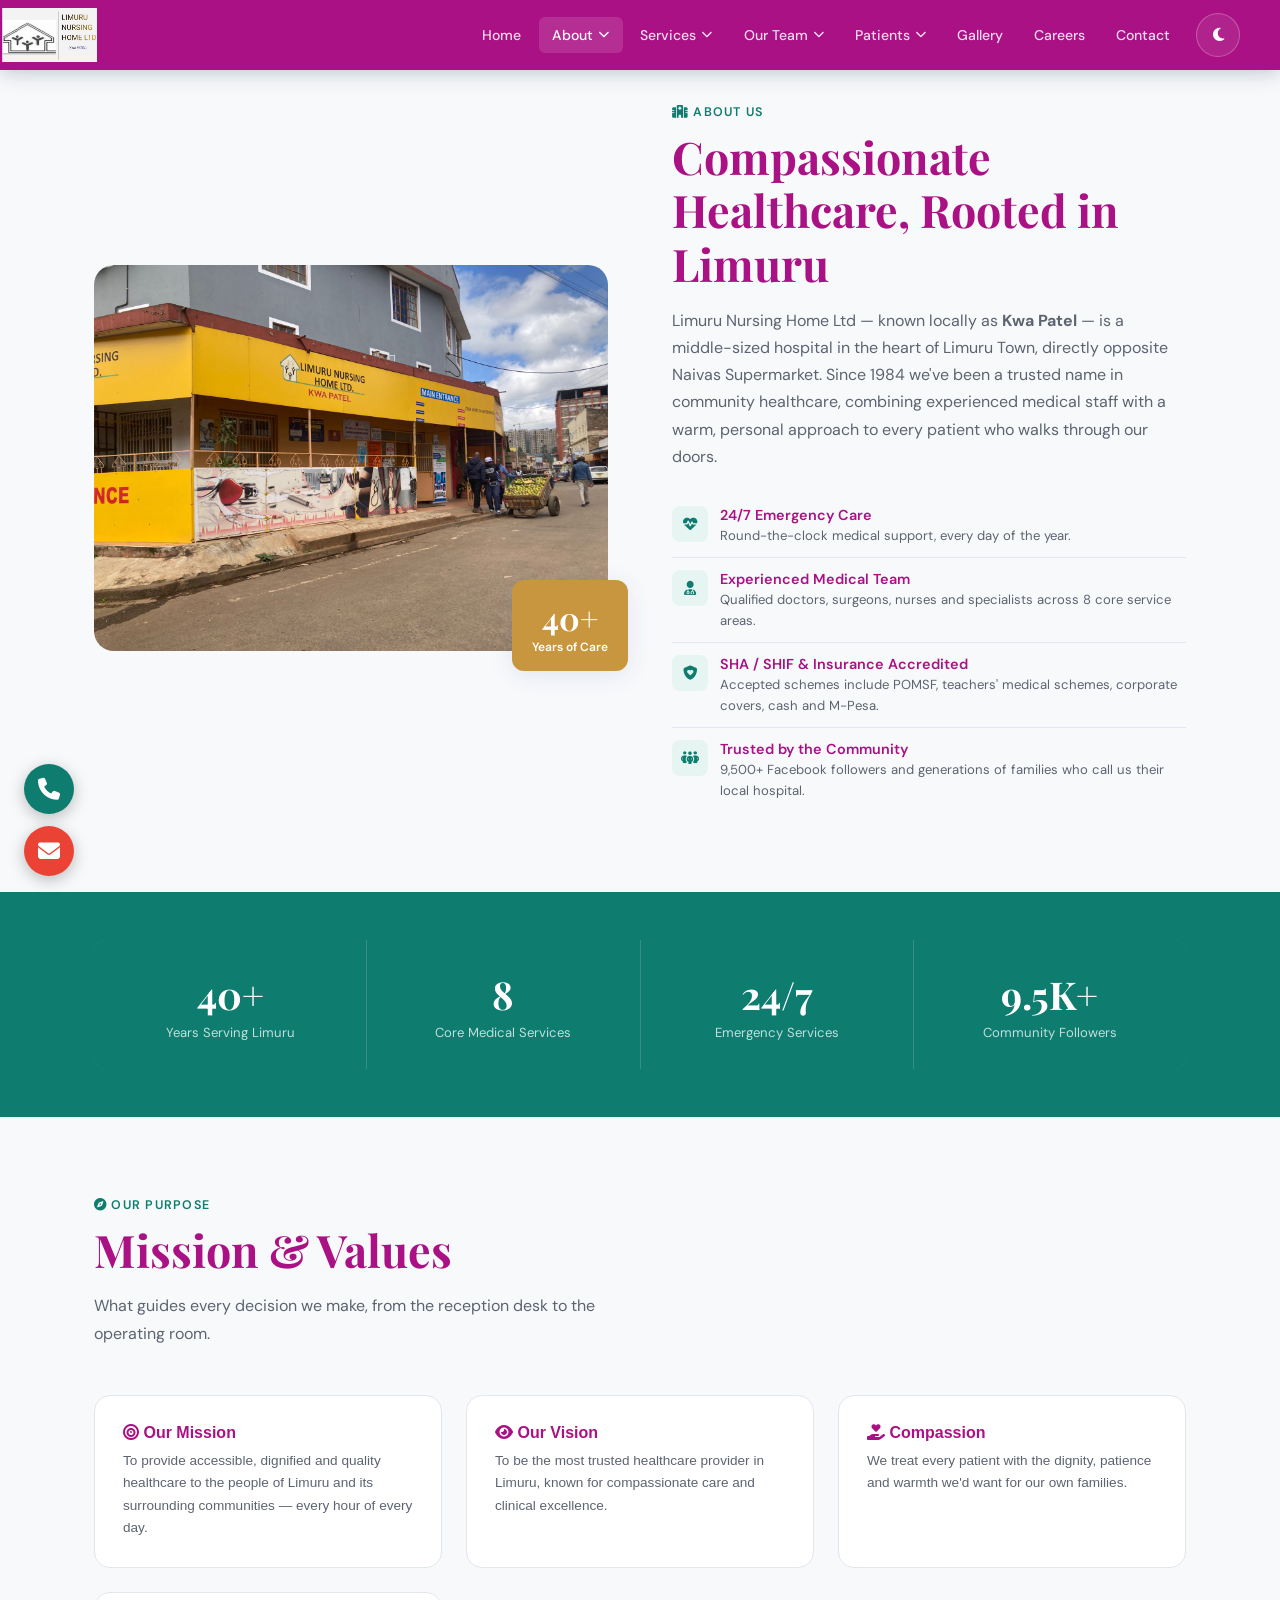
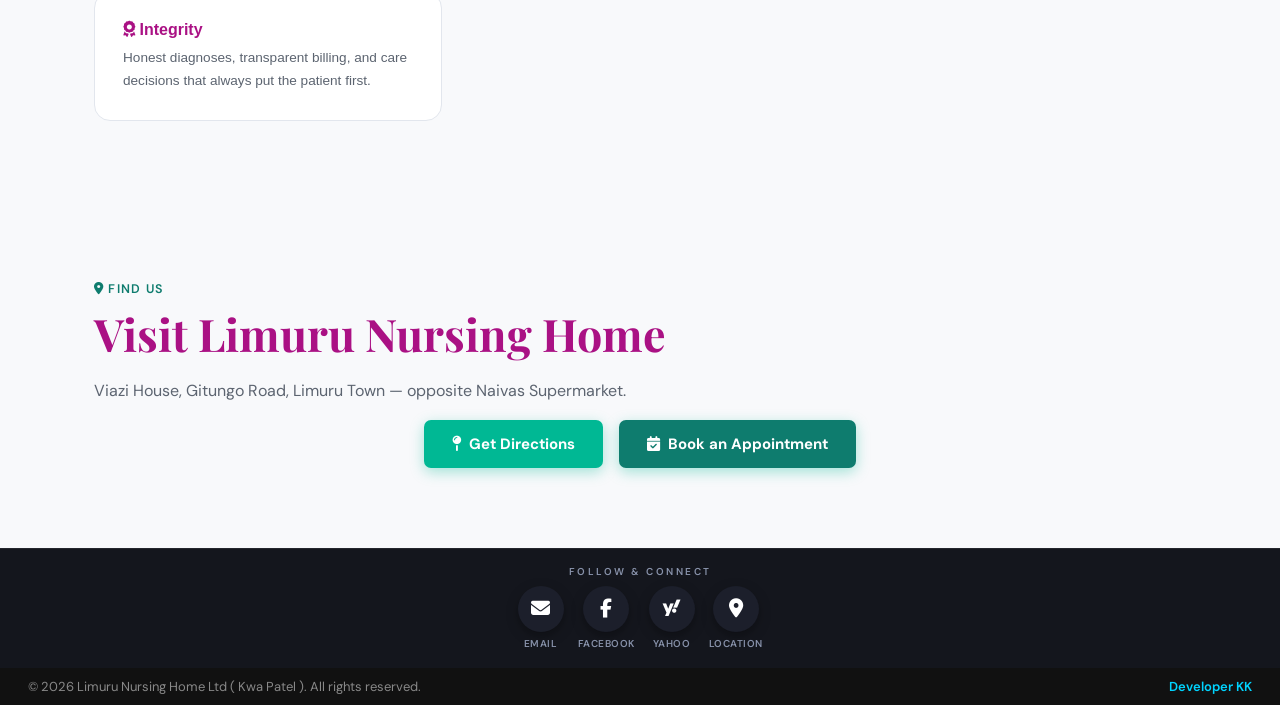
<file: about.html>
<!DOCTYPE html>
<html lang="en">
<head>
    <meta charset="UTF-8">
    <script>
      // Apply saved theme before first paint to avoid a light-mode flash.
      (function () {
        try {
          var saved = localStorage.getItem('lnh-theme');
          var wantsDark = saved ? saved === 'dark' : window.matchMedia('(prefers-color-scheme: dark)').matches;
          if (wantsDark) document.documentElement.setAttribute('data-theme', 'dark');
        } catch (e) {}
      })();
    </script>
    <meta name="Author" content="Kelvin Ototo Kennedy">
    <meta name="viewport" content="width=device-width, initial-scale=1.0">
    <meta name="description" content="About Limuru Nursing Home Ltd (Kwa Patel) — a trusted middle-sized hospital in Limuru Town serving the community with quality, compassionate healthcare for over 40 years.">
    <meta name="theme-color" content="#0b3d91">
    <link rel="canonical" href="https://www.limurunursinghome.co.ke/about.html">
    <title>About Us | Limuru Nursing Home Ltd</title>
    <link rel="preconnect" href="https://fonts.googleapis.com">
    <link rel="preconnect" href="https://fonts.gstatic.com" crossorigin>
    <link href="https://fonts.googleapis.com/css2?family=DM+Sans:wght@400;500;700&family=Playfair+Display:wght@700&display=swap" rel="stylesheet">
    <link rel="stylesheet" href="styles.css">
    <link rel="stylesheet" href="https://cdnjs.cloudflare.com/ajax/libs/font-awesome/6.5.0/css/all.min.css">
</head>
<body data-page="about">
<nav id="mainNav">
  <div class="logo">
    <img src="LNH_Logo.png" alt="Limuru Nursing Home Ltd – Kwa Patel" class="logo-full" fetchpriority="high">
  </div>
  <div class="nav-end">
  <ul id="navMenu">
    <li><a href="index.html" class="nav-link" data-page="index">Home</a></li>

    <!-- ABOUT -->
    <li class="nav-dropdown" id="aboutDropdown">
      <a href="about.html" class="nav-link-dropdown" data-page="about">
        About <i class="fa-solid fa-chevron-down chevron"></i>
      </a>
      <div class="dropdown-panel about-panel">
        <div class="dropdown-inner">
          <div class="dp-block">
            <h4><i class="fa-solid fa-hospital"></i> About Us</h4>
            <p class="dp-about-blurb">A middle-sized hospital in Limuru Town, <strong>opposite Naivas Supermarket</strong>. Serving the community for over <strong>40 years</strong> with 9,500+ Facebook followers.</p>
            <a href="https://www.facebook.com/limurunursinghome?mibextid=ZbWKwL" target="_blank" rel="noopener" class="dp-fb-btn"><i class="fa-brands fa-facebook"></i> Facebook Page</a>
          </div>
          <div class="dp-block">
            <h4><i class="fa-solid fa-address-card"></i> Contact &amp; Location</h4>
            <ul class="dp-list">
              <li><i class="fa-solid fa-location-dot"></i> Viazi House, Gitungo Road, Limuru Town</li>
              <li><i class="fa-solid fa-map-pin"></i> Opp. Naivas Supermarket</li>
              <li><i class="fa-solid fa-envelope-open-text"></i> P.O. Box 359 - 00217, Limuru</li>
              <li><i class="fa-solid fa-phone"></i> +254 720 519 777</li>
              <li><i class="fa-solid fa-phone"></i> +254 708 244 911</li>
              <li><i class="fa-solid fa-envelope"></i> <a href="mailto:info@limurunursinghome.co.ke">info@limurunursinghome.co.ke</a></li>
              <li><i class="fa-solid fa-envelope"></i> <a href="mailto:limuru.nursinghome@yahoo.com">limuru.nursinghome@yahoo.com</a></li>
            </ul>
          </div>
          <div class="dp-block">
            <h4><i class="fa-solid fa-clock"></i> Open 24 Hours</h4>
            <ul class="dp-list">
              <li><i class="fa-solid fa-heart-pulse"></i> Mon – Fri: 24-Hour Care</li>
              <li><i class="fa-solid fa-hand-holding-heart"></i> Saturday: 24hr Support</li>
              <li><i class="fa-solid fa-clock"></i> Sunday: Open 24hrs</li>
            </ul>
          </div>
        </div>
      </div>
    </li>

    <!-- SERVICES -->
    <li class="nav-dropdown" id="servicesDropdown">
      <a href="services.html" class="nav-link-dropdown" data-page="services">
        Services <i class="fa-solid fa-chevron-down chevron"></i>
      </a>
      <div class="dropdown-panel services-panel">
        <div class="dropdown-inner">
          <div class="dp-block">
            <h4><i class="fa-solid fa-stethoscope"></i> Our Services</h4>
            <ul class="dp-list">
              <li><a href="services.html#outpatient" class="dp-link service-jump-link"><i class="fa-solid fa-circle-check"></i> Outpatient Consultation</a></li>
              <li><a href="services.html#laboratory" class="dp-link service-jump-link"><i class="fa-solid fa-circle-check"></i> Laboratory &amp; Diagnostics</a></li>
              <li><a href="services.html#maternity" class="dp-link service-jump-link"><i class="fa-solid fa-circle-check"></i> Maternity Section</a></li>
              <li><a href="services.html#obstetrics" class="dp-link service-jump-link"><i class="fa-solid fa-circle-check"></i> Obstetrics &amp; Gynaecology</a></li>
              <li><a href="services.html#orthopaedic" class="dp-link service-jump-link"><i class="fa-solid fa-circle-check"></i> X-Ray &amp; Orthopaedic Surgery</a></li>
              <li><a href="services.html#surgery" class="dp-link service-jump-link"><i class="fa-solid fa-circle-check"></i> General Surgery</a></li>
              <li><a href="services.html#urology" class="dp-link service-jump-link"><i class="fa-solid fa-circle-check"></i> Urology Care</a></li>
              <li><a href="services.html#emergency" class="dp-link service-jump-link"><i class="fa-solid fa-circle-check"></i> Emergency Care</a></li>
            </ul>
            <a href="services.html" class="dp-see-all">View All Services ↓</a>
          </div>
        </div>
      </div>
    </li>

    <!-- OUR TEAM -->
    <li class="nav-dropdown" id="teamDropdown">
      <a href="team.html" class="nav-link-dropdown" data-page="team">
        Our Team <i class="fa-solid fa-chevron-down chevron"></i>
      </a>
      <div class="dropdown-panel">
        <div class="dropdown-inner">
          <div class="dp-block">
            <h4><i class="fa-solid fa-user-doctor"></i> Medical Staff</h4>
            <ul class="dp-list">
              <li><a href="team.html#team-gp" class="dp-link team-jump-link"><i class="fa-solid fa-stethoscope"></i> General Practitioners</a></li>
              <li><a href="team.html#team-obgyn" class="dp-link team-jump-link"><i class="fa-solid fa-baby"></i> Obstetricians &amp; Gynaecologists</a></li>
              <li><a href="team.html#team-ortho" class="dp-link team-jump-link"><i class="fa-solid fa-bone"></i> Orthopaedic Surgeons</a></li>
              <li><a href="team.html#team-lab" class="dp-link team-jump-link"><i class="fa-solid fa-flask"></i> Laboratory Specialists</a></li>
              <li><a href="services.html#urology" class="dp-link service-jump-link"><i class="fa-solid fa-syringe"></i> Urology Specialists</a></li>
            </ul>
          </div>
          <div class="dp-block">
            <h4><i class="fa-solid fa-hand-holding-medical"></i> Support Team</h4>
            <ul class="dp-list">
              <li><a href="team.html#team-nursing" class="dp-link team-jump-link"><i class="fa-solid fa-user-nurse"></i> Nursing Staff</a></li>
              <li><a href="team.html#team-radiology" class="dp-link team-jump-link"><i class="fa-solid fa-person-rays"></i> Radiologists</a></li>
              <li><a href="team.html#team-pharmacy" class="dp-link team-jump-link"><i class="fa-solid fa-pills"></i> Pharmacy Team</a></li>
              <li><a href="team.html#team-emergency" class="dp-link team-jump-link"><i class="fa-solid fa-ambulance"></i> Emergency Response Team</a></li>
            </ul>
            <a href="team.html" class="dp-see-all">Meet Our Team ↓</a>
          </div>
        </div>
      </div>
    </li>

    <!-- PATIENTS -->
    <li class="nav-dropdown" id="patientsDropdown">
      <a href="patients.html" class="nav-link-dropdown" data-page="patients">
        Patients <i class="fa-solid fa-chevron-down chevron"></i>
      </a>
      <div class="dropdown-panel">
        <div class="dropdown-inner">
          <div class="dp-block">
            <h4><i class="fa-solid fa-file-medical"></i> Patient Info</h4>
            <ul class="dp-list">
              <li><a href="index.html#appointment" id="dpBookAppointment" class="dp-link"><i class="fa-solid fa-calendar-check"></i> How to Book an Appointment</a></li>
              <li><a href="patients.html#patient-admission" class="dp-link patient-jump-link"><i class="fa-solid fa-bed-pulse"></i> Admission Procedure</a></li>
              <li><a href="patients.html#patient-admission" class="dp-link patient-jump-link"><i class="fa-solid fa-file-invoice"></i> Discharge Process</a></li>
              <li><a href="patients.html#patient-faq" class="dp-link patient-jump-link"><i class="fa-solid fa-circle-question"></i> Patient FAQ</a></li>
            </ul>
          </div>
          <div class="dp-block">
            <h4><i class="fa-solid fa-shield-heart"></i> Insurance &amp; Billing</h4>
            <ul class="dp-list">
              <li><a href="patients.html#ins-nhif" class="dp-link patient-jump-link"><i class="fa-solid fa-circle-check"></i> SHA / SHIF Accredited</a></li>
              <li><a href="patients.html#ins-pomsf" class="dp-link patient-jump-link"><i class="fa-solid fa-circle-check"></i> POMSF &amp; Teachers Scheme</a></li>
              <li><a href="patients.html#ins-private" class="dp-link patient-jump-link"><i class="fa-solid fa-circle-check"></i> Private Insurance Schemes</a></li>
              <li><a href="patients.html#ins-corporate" class="dp-link patient-jump-link"><i class="fa-solid fa-circle-check"></i> Corporate Packages</a></li>
              <li><a href="patients.html#ins-cash" class="dp-link patient-jump-link"><i class="fa-solid fa-circle-check"></i> Cash &amp; M-Pesa Accepted</a></li>
            </ul>
            <a href="patients.html" class="dp-see-all">Patient Resources ↓</a>
          </div>
        </div>
      </div>
    </li>

    <li><a href="gallery.html" class="nav-link" data-page="gallery">Gallery</a></li>
    <li><a href="careers.html" class="nav-link" data-page="careers">Careers</a></li>
    <li><a href="contact.html" class="nav-link" data-page="contact">Contact</a></li>
  </ul>
    <button class="theme-toggle" id="themeToggle" aria-label="Toggle dark mode" title="Toggle dark mode">
      <i class="fa-solid fa-moon" aria-hidden="true"></i><i class="fa-solid fa-sun" aria-hidden="true"></i>
    </button>
    <button class="hamburger" id="hamburger" aria-label="Toggle menu">
      <span></span><span></span><span></span>
    </button>
  </div>
</nav>
<!-- ── ABOUT INTRO ── -->
<section id="about" style="padding-top:6.5rem;">
  <div class="container">
    <div class="about-grid">
      <div class="about-img-wrap">
        <div class="about-img-box">
          <img src="/images/hero4.jpeg" alt="Limuru Nursing Home Ltd (Kwa Patel) storefront and main entrance in Limuru Town" class="about-hero-img" loading="lazy">
        </div>
        <div class="about-badge-card">
          <div class="num">40+</div>
          <div class="lbl">Years of Care</div>
        </div>
      </div>
      <div>
        <p class="section-label"><i class="fa-solid fa-hospital"></i> About Us</p>
        <h2 class="section-title" style="text-align:left;">Compassionate Healthcare, Rooted in Limuru</h2>
        <p class="section-sub" style="text-align:left;margin:0 0 0 0;">Limuru Nursing Home Ltd — known locally as <strong>Kwa Patel</strong> — is a middle-sized hospital in the heart of Limuru Town, directly opposite Naivas Supermarket. Since 1984 we've been a trusted name in community healthcare, combining experienced medical staff with a warm, personal approach to every patient who walks through our doors.</p>
        <ul class="feature-list">
          <li>
            <div class="feat-icon"><i class="fa-solid fa-heart-pulse"></i></div>
            <div class="feat-text"><strong>24/7 Emergency Care</strong><span>Round-the-clock medical support, every day of the year.</span></div>
          </li>
          <li>
            <div class="feat-icon"><i class="fa-solid fa-user-doctor"></i></div>
            <div class="feat-text"><strong>Experienced Medical Team</strong><span>Qualified doctors, surgeons, nurses and specialists across 8 core service areas.</span></div>
          </li>
          <li>
            <div class="feat-icon"><i class="fa-solid fa-shield-heart"></i></div>
            <div class="feat-text"><strong>SHA / SHIF &amp; Insurance Accredited</strong><span>Accepted schemes include POMSF, teachers' medical schemes, corporate covers, cash and M-Pesa.</span></div>
          </li>
          <li>
            <div class="feat-icon"><i class="fa-solid fa-people-group"></i></div>
            <div class="feat-text"><strong>Trusted by the Community</strong><span>9,500+ Facebook followers and generations of families who call us their local hospital.</span></div>
          </li>
        </ul>
      </div>
    </div>
  </div>
</section>

<!-- ── STATS STRIP ── -->
<div id="stats-strip">
  <div class="container">
    <div class="stats-grid">
      <div class="stat-item"><div class="num">40+</div><div class="lbl">Years Serving Limuru</div></div>
      <div class="stat-item"><div class="num">8</div><div class="lbl">Core Medical Services</div></div>
      <div class="stat-item"><div class="num">24/7</div><div class="lbl">Emergency Services</div></div>
      <div class="stat-item"><div class="num">9.5K+</div><div class="lbl">Community Followers</div></div>
    </div>
  </div>
</div>

<!-- ── MISSION & VALUES ── -->
<section style="background: var(--off-white);">
  <div class="container">
    <p class="section-label"><i class="fa-solid fa-compass"></i> Our Purpose</p>
    <h2 class="section-title">Mission &amp; Values</h2>
    <p class="section-sub">What guides every decision we make, from the reception desk to the operating room.</p>
    <div class="services-grid">
      <div class="service-card">
        <h3><i class="fa-solid fa-bullseye"></i> Our Mission</h3>
        <p>To provide accessible, dignified and quality healthcare to the people of Limuru and its surrounding communities — every hour of every day.</p>
      </div>
      <div class="service-card">
        <h3><i class="fa-solid fa-eye"></i> Our Vision</h3>
        <p>To be the most trusted healthcare provider in Limuru, known for compassionate care and clinical excellence.</p>
      </div>
      <div class="service-card">
        <h3><i class="fa-solid fa-hand-holding-heart"></i> Compassion</h3>
        <p>We treat every patient with the dignity, patience and warmth we'd want for our own families.</p>
      </div>
      <div class="service-card">
        <h3><i class="fa-solid fa-award"></i> Integrity</h3>
        <p>Honest diagnoses, transparent billing, and care decisions that always put the patient first.</p>
      </div>
    </div>
  </div>
</section>

<!-- ── LOCATION & CONTACT CTA ── -->
<section>
  <div class="container">
    <p class="section-label"><i class="fa-solid fa-location-dot"></i> Find Us</p>
    <h2 class="section-title">Visit Limuru Nursing Home</h2>
    <p class="section-sub">Viazi House, Gitungo Road, Limuru Town — opposite Naivas Supermarket.</p>
    <div style="display:flex;gap:1rem;justify-content:center;flex-wrap:wrap;margin-top:1rem;">
      <a href="contact.html" class="btn"><i class="fa-solid fa-map-pin"></i> Get Directions</a>
      <a href="index.html#appointment" class="btn" style="background:var(--teal);"><i class="fa-solid fa-calendar-check"></i> Book an Appointment</a>
    </div>
  </div>
</section>

<!-- ── SOCIAL ICONS ── -->
<section class="social-section">
    <p class="social-label">Follow &amp; Connect</p>
    <div class="social-container">

        <div class="icon-item">
            <a href="mailto:info@limurunursinghome.co.ke?subject=Appointment%20Enquiry&body=Hello Limuru Nursing Home would like enquire about appointment." class="icon-box mail" aria-label="Email us">
                <div class="tooltip">Email Us</div>
                <i class="fa-solid fa-envelope"></i>
            </a>
            <span class="icon-name">Email</span>
        </div>

        <div class="icon-item">
            <a href="https://www.facebook.com/limurunursinghome?mibextid=ZbWKwL" target="_blank" rel="noopener" class="icon-box facebook" aria-label="Facebook">
                <div class="tooltip">Facebook</div>
                <i class="fa-brands fa-facebook-f"></i>
            </a>
            <span class="icon-name">Facebook</span>
        </div>

        <div class="icon-item">
            <a href="mailto:limuru.nursinghome@yahoo.com?subject=Appointment%20Enquiry&body=Hello%20Limuru%20Nursing%20Home%2C%0A%0AI%20would%20like%20to%20enquire%20about%20an%20appointment." class="icon-box yahoo" aria-label="Yahoo Mail">
                <div class="tooltip">Yahoo Mail</div>
                <i class="fa-brands fa-yahoo"></i>
            </a>
            <span class="icon-name">Yahoo</span>
        </div>

        <div class="icon-item">
            <a href="https://www.google.com/maps/place/Limuru+Nursing+Home+Ltd+(kwa+patel)/@-1.109015,36.6409022,3a,75y,350.62h,90t/data=!3m7!1e1!3m5!1sxBv9jC7bES55c26MTVx1MQ!2e0!6shttps:%2F%2Fstreetviewpixels-pa.googleapis.com%2Fv1%2Fthumbnail%3Fcb_client%3Dmaps_sv.tactile%26w%3D900%26h%3D600%26pitch%3D0%26panoid%3DxBv9jC7bES55c26MTVx1MQ%26yaw%3D350.62!7i16384!8i8192!4m16!1m8!3m7!1s0x182f27c6164c1141:0xd4df65a4cdc91c42!2sLimuru+Nursing+Home+Ltd+(kwa+patel)!8m2!3d-1.108793!4d36.640887!10e5!16s%2Fg%2F1tmk0_h0!3m6!1s0x182f27c6164c1141:0xd4df65a4cdc91c42!8m2!3d-1.108793!4d36.640887!10e5!16s%2Fg%2F1tmk0_h0?entry=ttu&g_ep=EgoyMDI2MDUyNS4wIKXMDSoASAFQAw%3D%3D" target="_blank" rel="noopener" class="icon-box location" aria-label="Get Directions">
                <div class="tooltip">Get Directions</div>
                <i class="fa-solid fa-location-dot"></i>
            </a>
            <span class="icon-name">Location</span>
        </div>

    </div>
</section>


<!-- ── STICKY QUICK ACTIONS ── -->
<div class="quick-actions" aria-label="Quick contact actions">
    <a href="tel:+254708244911" class="quick-action-btn quick-call" aria-label="Call us now">
        <i class="fa-solid fa-phone"></i>
        <span class="quick-tooltip">Call Now</span>
    </a>
    <a href="mailto:info@limurunursinghome.co.ke?subject=Appointment%20Enquiry&body=Hello%20Limuru%20Nursing%20Home%2C%20I%20would%20like%20to%20enquire%20about%20an%20appointment." class="quick-action-btn quick-email" aria-label="Email us">
        <i class="fa-solid fa-envelope"></i>
        <span class="quick-tooltip">Email Us</span>
    </a>
</div>

<!-- ── BACK TO TOP ── -->
<button class="back-to-top" id="backToTop" aria-label="Back to top">
    <i class="fa-solid fa-chevron-up"></i>
</button>

<!-- ── FOOTER ── -->
<footer>
    <span>&copy; 2026 Limuru Nursing Home Ltd (&nbsp;Kwa Patel&nbsp;). All rights reserved.</span>
    <span class="footer-creator"><a href="mailto:ototokelvin180@gmail.com" target="_blank" rel="noopener">Developer KK</a></span>
</footer>

<!-- linked js -->
<script src="script.js"></script>
</body>
</html>
</file>
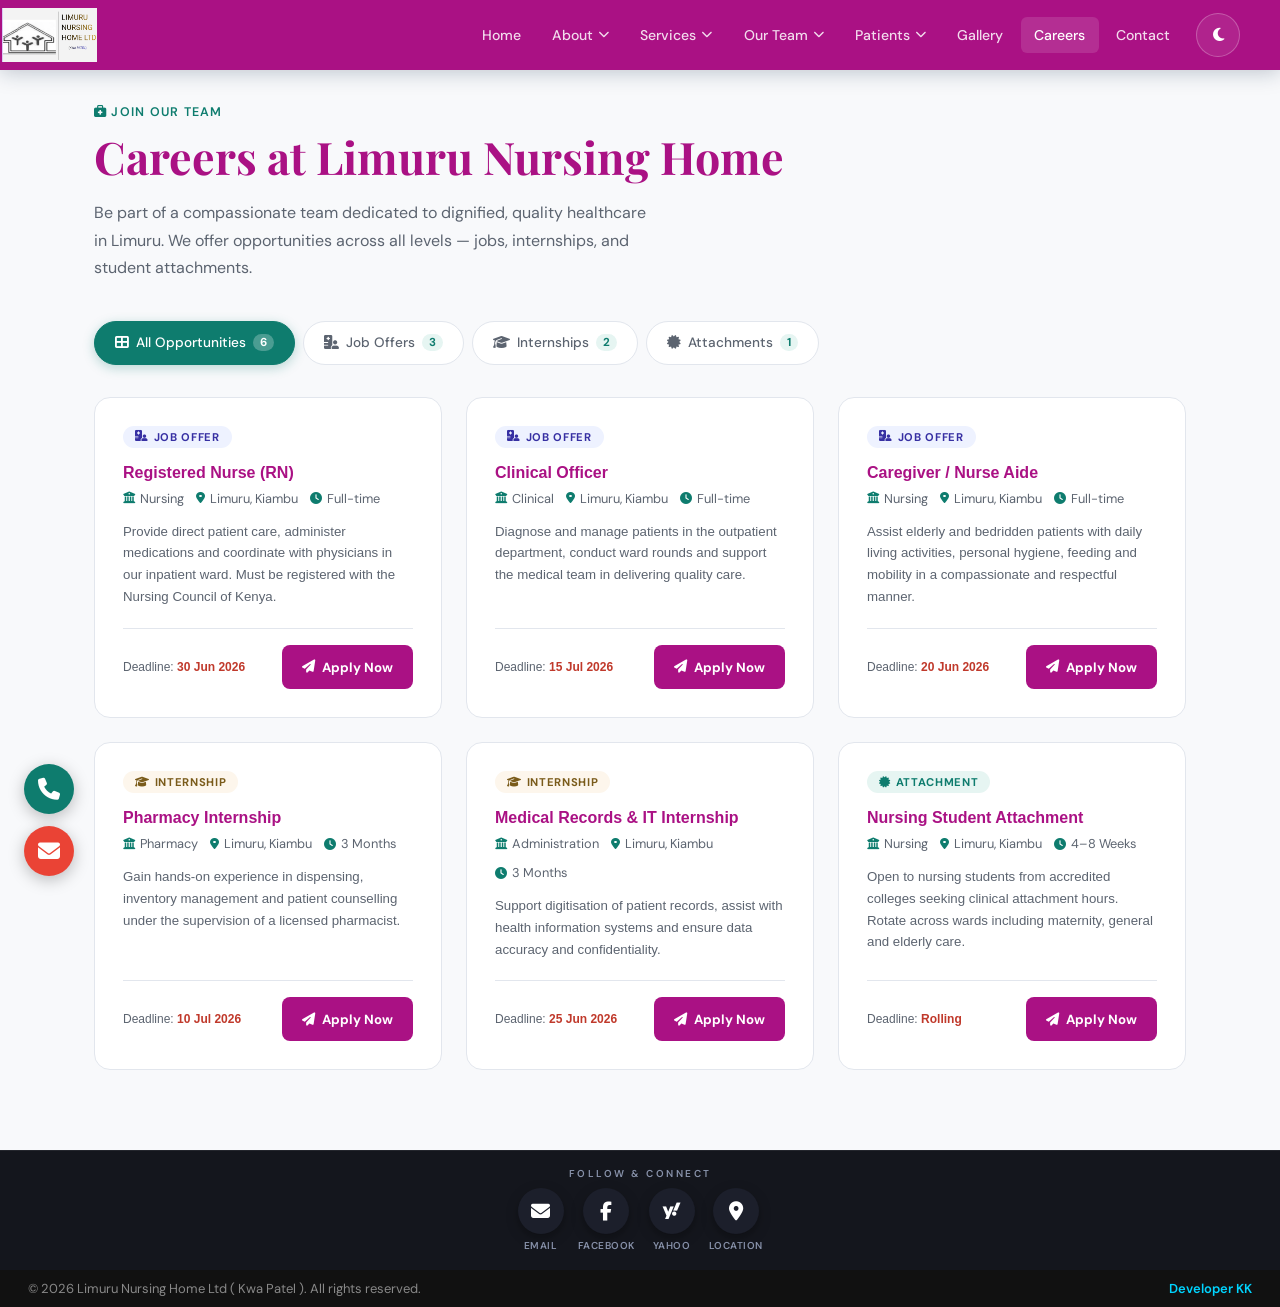
<file: careers.html>
<!DOCTYPE html>
<html lang="en">
<head>
    <meta charset="UTF-8">
    <script>
      // Apply saved theme before first paint to avoid a light-mode flash.
      (function () {
        try {
          var saved = localStorage.getItem('lnh-theme');
          var wantsDark = saved ? saved === 'dark' : window.matchMedia('(prefers-color-scheme: dark)').matches;
          if (wantsDark) document.documentElement.setAttribute('data-theme', 'dark');
        } catch (e) {}
      })();
    </script>
    <meta name="Author" content="Kelvin Ototo Kennedy">
    <meta name="viewport" content="width=device-width, initial-scale=1.0">
    <meta name="description" content="Careers at Limuru Nursing Home Ltd — explore job openings, internships and clinical attachments, and apply online.">
    <meta name="theme-color" content="#0b3d91">
    <link rel="canonical" href="https://www.limurunursinghome.co.ke/careers.html">
    <title>Careers | Limuru Nursing Home Ltd</title>
    <link rel="preconnect" href="https://fonts.googleapis.com">
    <link rel="preconnect" href="https://fonts.gstatic.com" crossorigin>
    <link href="https://fonts.googleapis.com/css2?family=DM+Sans:wght@400;500;700&family=Playfair+Display:wght@700&display=swap" rel="stylesheet">
    <link rel="stylesheet" href="styles.css">
    <link rel="stylesheet" href="https://cdnjs.cloudflare.com/ajax/libs/font-awesome/6.5.0/css/all.min.css">
</head>
<body data-page="careers">
<nav id="mainNav">
  <div class="logo">
    <img src="LNH_Logo.png" alt="Limuru Nursing Home Ltd – Kwa Patel" class="logo-full" fetchpriority="high">
  </div>
  <div class="nav-end">
  <ul id="navMenu">
    <li><a href="index.html" class="nav-link" data-page="index">Home</a></li>

    <!-- ABOUT -->
    <li class="nav-dropdown" id="aboutDropdown">
      <a href="about.html" class="nav-link-dropdown" data-page="about">
        About <i class="fa-solid fa-chevron-down chevron"></i>
      </a>
      <div class="dropdown-panel about-panel">
        <div class="dropdown-inner">
          <div class="dp-block">
            <h4><i class="fa-solid fa-hospital"></i> About Us</h4>
            <p class="dp-about-blurb">A middle-sized hospital in Limuru Town, <strong>opposite Naivas Supermarket</strong>. Serving the community for over <strong>40 years</strong> with 9,500+ Facebook followers.</p>
            <a href="https://www.facebook.com/limurunursinghome?mibextid=ZbWKwL" target="_blank" rel="noopener" class="dp-fb-btn"><i class="fa-brands fa-facebook"></i> Facebook Page</a>
          </div>
          <div class="dp-block">
            <h4><i class="fa-solid fa-address-card"></i> Contact &amp; Location</h4>
            <ul class="dp-list">
              <li><i class="fa-solid fa-location-dot"></i> Viazi House, Gitungo Road, Limuru Town</li>
              <li><i class="fa-solid fa-map-pin"></i> Opp. Naivas Supermarket</li>
              <li><i class="fa-solid fa-envelope-open-text"></i> P.O. Box 359 - 00217, Limuru</li>
              <li><i class="fa-solid fa-phone"></i> +254 720 519 777</li>
              <li><i class="fa-solid fa-phone"></i> +254 708 244 911</li>
              <li><i class="fa-solid fa-envelope"></i> <a href="mailto:info@limurunursinghome.co.ke">info@limurunursinghome.co.ke</a></li>
              <li><i class="fa-solid fa-envelope"></i> <a href="mailto:limuru.nursinghome@yahoo.com">limuru.nursinghome@yahoo.com</a></li>
            </ul>
          </div>
          <div class="dp-block">
            <h4><i class="fa-solid fa-clock"></i> Open 24 Hours</h4>
            <ul class="dp-list">
              <li><i class="fa-solid fa-heart-pulse"></i> Mon – Fri: 24-Hour Care</li>
              <li><i class="fa-solid fa-hand-holding-heart"></i> Saturday: 24hr Support</li>
              <li><i class="fa-solid fa-clock"></i> Sunday: Open 24hrs</li>
            </ul>
          </div>
        </div>
      </div>
    </li>

    <!-- SERVICES -->
    <li class="nav-dropdown" id="servicesDropdown">
      <a href="services.html" class="nav-link-dropdown" data-page="services">
        Services <i class="fa-solid fa-chevron-down chevron"></i>
      </a>
      <div class="dropdown-panel services-panel">
        <div class="dropdown-inner">
          <div class="dp-block">
            <h4><i class="fa-solid fa-stethoscope"></i> Our Services</h4>
            <ul class="dp-list">
              <li><a href="services.html#outpatient" class="dp-link service-jump-link"><i class="fa-solid fa-circle-check"></i> Outpatient Consultation</a></li>
              <li><a href="services.html#laboratory" class="dp-link service-jump-link"><i class="fa-solid fa-circle-check"></i> Laboratory &amp; Diagnostics</a></li>
              <li><a href="services.html#maternity" class="dp-link service-jump-link"><i class="fa-solid fa-circle-check"></i> Maternity Section</a></li>
              <li><a href="services.html#obstetrics" class="dp-link service-jump-link"><i class="fa-solid fa-circle-check"></i> Obstetrics &amp; Gynaecology</a></li>
              <li><a href="services.html#orthopaedic" class="dp-link service-jump-link"><i class="fa-solid fa-circle-check"></i> X-Ray &amp; Orthopaedic Surgery</a></li>
              <li><a href="services.html#surgery" class="dp-link service-jump-link"><i class="fa-solid fa-circle-check"></i> General Surgery</a></li>
              <li><a href="services.html#urology" class="dp-link service-jump-link"><i class="fa-solid fa-circle-check"></i> Urology Care</a></li>
              <li><a href="services.html#emergency" class="dp-link service-jump-link"><i class="fa-solid fa-circle-check"></i> Emergency Care</a></li>
            </ul>
            <a href="services.html" class="dp-see-all">View All Services ↓</a>
          </div>
        </div>
      </div>
    </li>

    <!-- OUR TEAM -->
    <li class="nav-dropdown" id="teamDropdown">
      <a href="team.html" class="nav-link-dropdown" data-page="team">
        Our Team <i class="fa-solid fa-chevron-down chevron"></i>
      </a>
      <div class="dropdown-panel">
        <div class="dropdown-inner">
          <div class="dp-block">
            <h4><i class="fa-solid fa-user-doctor"></i> Medical Staff</h4>
            <ul class="dp-list">
              <li><a href="team.html#team-gp" class="dp-link team-jump-link"><i class="fa-solid fa-stethoscope"></i> General Practitioners</a></li>
              <li><a href="team.html#team-obgyn" class="dp-link team-jump-link"><i class="fa-solid fa-baby"></i> Obstetricians &amp; Gynaecologists</a></li>
              <li><a href="team.html#team-ortho" class="dp-link team-jump-link"><i class="fa-solid fa-bone"></i> Orthopaedic Surgeons</a></li>
              <li><a href="team.html#team-lab" class="dp-link team-jump-link"><i class="fa-solid fa-flask"></i> Laboratory Specialists</a></li>
              <li><a href="services.html#urology" class="dp-link service-jump-link"><i class="fa-solid fa-syringe"></i> Urology Specialists</a></li>
            </ul>
          </div>
          <div class="dp-block">
            <h4><i class="fa-solid fa-hand-holding-medical"></i> Support Team</h4>
            <ul class="dp-list">
              <li><a href="team.html#team-nursing" class="dp-link team-jump-link"><i class="fa-solid fa-user-nurse"></i> Nursing Staff</a></li>
              <li><a href="team.html#team-radiology" class="dp-link team-jump-link"><i class="fa-solid fa-person-rays"></i> Radiologists</a></li>
              <li><a href="team.html#team-pharmacy" class="dp-link team-jump-link"><i class="fa-solid fa-pills"></i> Pharmacy Team</a></li>
              <li><a href="team.html#team-emergency" class="dp-link team-jump-link"><i class="fa-solid fa-ambulance"></i> Emergency Response Team</a></li>
            </ul>
            <a href="team.html" class="dp-see-all">Meet Our Team ↓</a>
          </div>
        </div>
      </div>
    </li>

    <!-- PATIENTS -->
    <li class="nav-dropdown" id="patientsDropdown">
      <a href="patients.html" class="nav-link-dropdown" data-page="patients">
        Patients <i class="fa-solid fa-chevron-down chevron"></i>
      </a>
      <div class="dropdown-panel">
        <div class="dropdown-inner">
          <div class="dp-block">
            <h4><i class="fa-solid fa-file-medical"></i> Patient Info</h4>
            <ul class="dp-list">
              <li><a href="index.html#appointment" id="dpBookAppointment" class="dp-link"><i class="fa-solid fa-calendar-check"></i> How to Book an Appointment</a></li>
              <li><a href="patients.html#patient-admission" class="dp-link patient-jump-link"><i class="fa-solid fa-bed-pulse"></i> Admission Procedure</a></li>
              <li><a href="patients.html#patient-admission" class="dp-link patient-jump-link"><i class="fa-solid fa-file-invoice"></i> Discharge Process</a></li>
              <li><a href="patients.html#patient-faq" class="dp-link patient-jump-link"><i class="fa-solid fa-circle-question"></i> Patient FAQ</a></li>
            </ul>
          </div>
          <div class="dp-block">
            <h4><i class="fa-solid fa-shield-heart"></i> Insurance &amp; Billing</h4>
            <ul class="dp-list">
              <li><a href="patients.html#ins-nhif" class="dp-link patient-jump-link"><i class="fa-solid fa-circle-check"></i> SHA / SHIF Accredited</a></li>
              <li><a href="patients.html#ins-pomsf" class="dp-link patient-jump-link"><i class="fa-solid fa-circle-check"></i> POMSF &amp; Teachers Scheme</a></li>
              <li><a href="patients.html#ins-private" class="dp-link patient-jump-link"><i class="fa-solid fa-circle-check"></i> Private Insurance Schemes</a></li>
              <li><a href="patients.html#ins-corporate" class="dp-link patient-jump-link"><i class="fa-solid fa-circle-check"></i> Corporate Packages</a></li>
              <li><a href="patients.html#ins-cash" class="dp-link patient-jump-link"><i class="fa-solid fa-circle-check"></i> Cash &amp; M-Pesa Accepted</a></li>
            </ul>
            <a href="patients.html" class="dp-see-all">Patient Resources ↓</a>
          </div>
        </div>
      </div>
    </li>

    <li><a href="gallery.html" class="nav-link" data-page="gallery">Gallery</a></li>
    <li><a href="careers.html" class="nav-link" data-page="careers">Careers</a></li>
    <li><a href="contact.html" class="nav-link" data-page="contact">Contact</a></li>
  </ul>
    <button class="theme-toggle" id="themeToggle" aria-label="Toggle dark mode" title="Toggle dark mode">
      <i class="fa-solid fa-moon" aria-hidden="true"></i><i class="fa-solid fa-sun" aria-hidden="true"></i>
    </button>
    <button class="hamburger" id="hamburger" aria-label="Toggle menu">
      <span></span><span></span><span></span>
    </button>
  </div>
</nav>

<!-- ── CAREERS ── -->
<section id="careers" style="padding-top:6.5rem;">
  <div class="container">
    <p class="section-label"><i class="fa-solid fa-briefcase-medical"></i> Join Our Team</p>
    <h2 class="section-title">Careers at Limuru Nursing Home</h2>
    <p class="section-sub">Be part of a compassionate team dedicated to dignified, quality healthcare in Limuru. We offer opportunities across all levels — jobs, internships, and student attachments.</p>

    <div class="careers-tabs" role="tablist" aria-label="Filter opportunities by type">
      <button class="career-tab active" data-tab="all" role="tab" aria-selected="true">
        <i class="fa-solid fa-th-large"></i> All Opportunities <span class="career-count" id="ct-all">0</span>
      </button>
      <button class="career-tab" data-tab="job" role="tab" aria-selected="false">
        <i class="fa-solid fa-hospital-user"></i> Job Offers <span class="career-count" id="ct-job">0</span>
      </button>
      <button class="career-tab" data-tab="intern" role="tab" aria-selected="false">
        <i class="fa-solid fa-graduation-cap"></i> Internships <span class="career-count" id="ct-intern">0</span>
      </button>
      <button class="career-tab" data-tab="attach" role="tab" aria-selected="false">
        <i class="fa-solid fa-certificate"></i> Attachments <span class="career-count" id="ct-attach">0</span>
      </button>
    </div>

    <div class="careers-grid" id="careersGrid" aria-live="polite"></div>

    <div class="careers-empty" id="careersEmpty" style="display:none;">
      <i class="fa-solid fa-folder-open"></i>
      <p>No opportunities in this category right now. Please check back soon.</p>
    </div>
  </div>
</section>

<!-- ── CAREERS APPLICATION MODAL ── -->
<div class="careers-modal-overlay" id="careersModalOverlay">
  <div class="careers-modal" id="careersModal" role="dialog" aria-modal="true" aria-labelledby="careersModalTitle">
    <div class="careers-modal-header">
      <div>
        <h3 id="careersModalTitle">Position Title</h3>
        <p id="careersModalMeta">Job Offer · Department · Type</p>
      </div>
      <button class="careers-modal-close" id="careersModalClose" aria-label="Close application form">
        <i class="fa-solid fa-xmark"></i>
      </button>
    </div>
    <div id="careersModalBody"><!-- populated by script.js --></div>
  </div>
</div>

<!-- ── SOCIAL ICONS ── -->
<section class="social-section">
    <p class="social-label">Follow &amp; Connect</p>
    <div class="social-container">

        <div class="icon-item">
            <a href="mailto:info@limurunursinghome.co.ke?subject=Appointment%20Enquiry&body=Hello Limuru Nursing Home would like enquire about appointment." class="icon-box mail" aria-label="Email us">
                <div class="tooltip">Email Us</div>
                <i class="fa-solid fa-envelope"></i>
            </a>
            <span class="icon-name">Email</span>
        </div>

        <div class="icon-item">
            <a href="https://www.facebook.com/limurunursinghome?mibextid=ZbWKwL" target="_blank" rel="noopener" class="icon-box facebook" aria-label="Facebook">
                <div class="tooltip">Facebook</div>
                <i class="fa-brands fa-facebook-f"></i>
            </a>
            <span class="icon-name">Facebook</span>
        </div>

        <div class="icon-item">
            <a href="mailto:limuru.nursinghome@yahoo.com?subject=Appointment%20Enquiry&body=Hello%20Limuru%20Nursing%20Home%2C%0A%0AI%20would%20like%20to%20enquire%20about%20an%20appointment." class="icon-box yahoo" aria-label="Yahoo Mail">
                <div class="tooltip">Yahoo Mail</div>
                <i class="fa-brands fa-yahoo"></i>
            </a>
            <span class="icon-name">Yahoo</span>
        </div>

        <div class="icon-item">
            <a href="https://www.google.com/maps/place/Limuru+Nursing+Home+Ltd+(kwa+patel)/@-1.109015,36.6409022,3a,75y,350.62h,90t/data=!3m7!1e1!3m5!1sxBv9jC7bES55c26MTVx1MQ!2e0!6shttps:%2F%2Fstreetviewpixels-pa.googleapis.com%2Fv1%2Fthumbnail%3Fcb_client%3Dmaps_sv.tactile%26w%3D900%26h%3D600%26pitch%3D0%26panoid%3DxBv9jC7bES55c26MTVx1MQ%26yaw%3D350.62!7i16384!8i8192!4m16!1m8!3m7!1s0x182f27c6164c1141:0xd4df65a4cdc91c42!2sLimuru+Nursing+Home+Ltd+(kwa+patel)!8m2!3d-1.108793!4d36.640887!10e5!16s%2Fg%2F1tmk0_h0!3m6!1s0x182f27c6164c1141:0xd4df65a4cdc91c42!8m2!3d-1.108793!4d36.640887!10e5!16s%2Fg%2F1tmk0_h0?entry=ttu&g_ep=EgoyMDI2MDUyNS4wIKXMDSoASAFQAw%3D%3D" target="_blank" rel="noopener" class="icon-box location" aria-label="Get Directions">
                <div class="tooltip">Get Directions</div>
                <i class="fa-solid fa-location-dot"></i>
            </a>
            <span class="icon-name">Location</span>
        </div>

    </div>
</section>

<!-- ── STICKY QUICK ACTIONS ── -->
<div class="quick-actions" aria-label="Quick contact actions">
    <a href="tel:+254708244911" class="quick-action-btn quick-call" aria-label="Call us now">
        <i class="fa-solid fa-phone"></i>
        <span class="quick-tooltip">Call Now</span>
    </a>
    <a href="mailto:info@limurunursinghome.co.ke?subject=Appointment%20Enquiry&body=Hello%20Limuru%20Nursing%20Home%2C%20I%20would%20like%20to%20enquire%20about%20an%20appointment." class="quick-action-btn quick-email" aria-label="Email us">
        <i class="fa-solid fa-envelope"></i>
        <span class="quick-tooltip">Email Us</span>
    </a>
</div>

<!-- ── BACK TO TOP ── -->
<button class="back-to-top" id="backToTop" aria-label="Back to top">
    <i class="fa-solid fa-chevron-up"></i>
</button>

<!-- ── FOOTER ── -->
<footer>
    <span>&copy; 2026 Limuru Nursing Home Ltd (&nbsp;Kwa Patel&nbsp;). All rights reserved.</span>
    <span class="footer-creator"><a href="mailto:ototokelvin180@gmail.com" target="_blank" rel="noopener">Developer KK</a></span>
</footer>

<!-- linked js -->
<script src="script.js"></script>
</body>
</html>
</file>
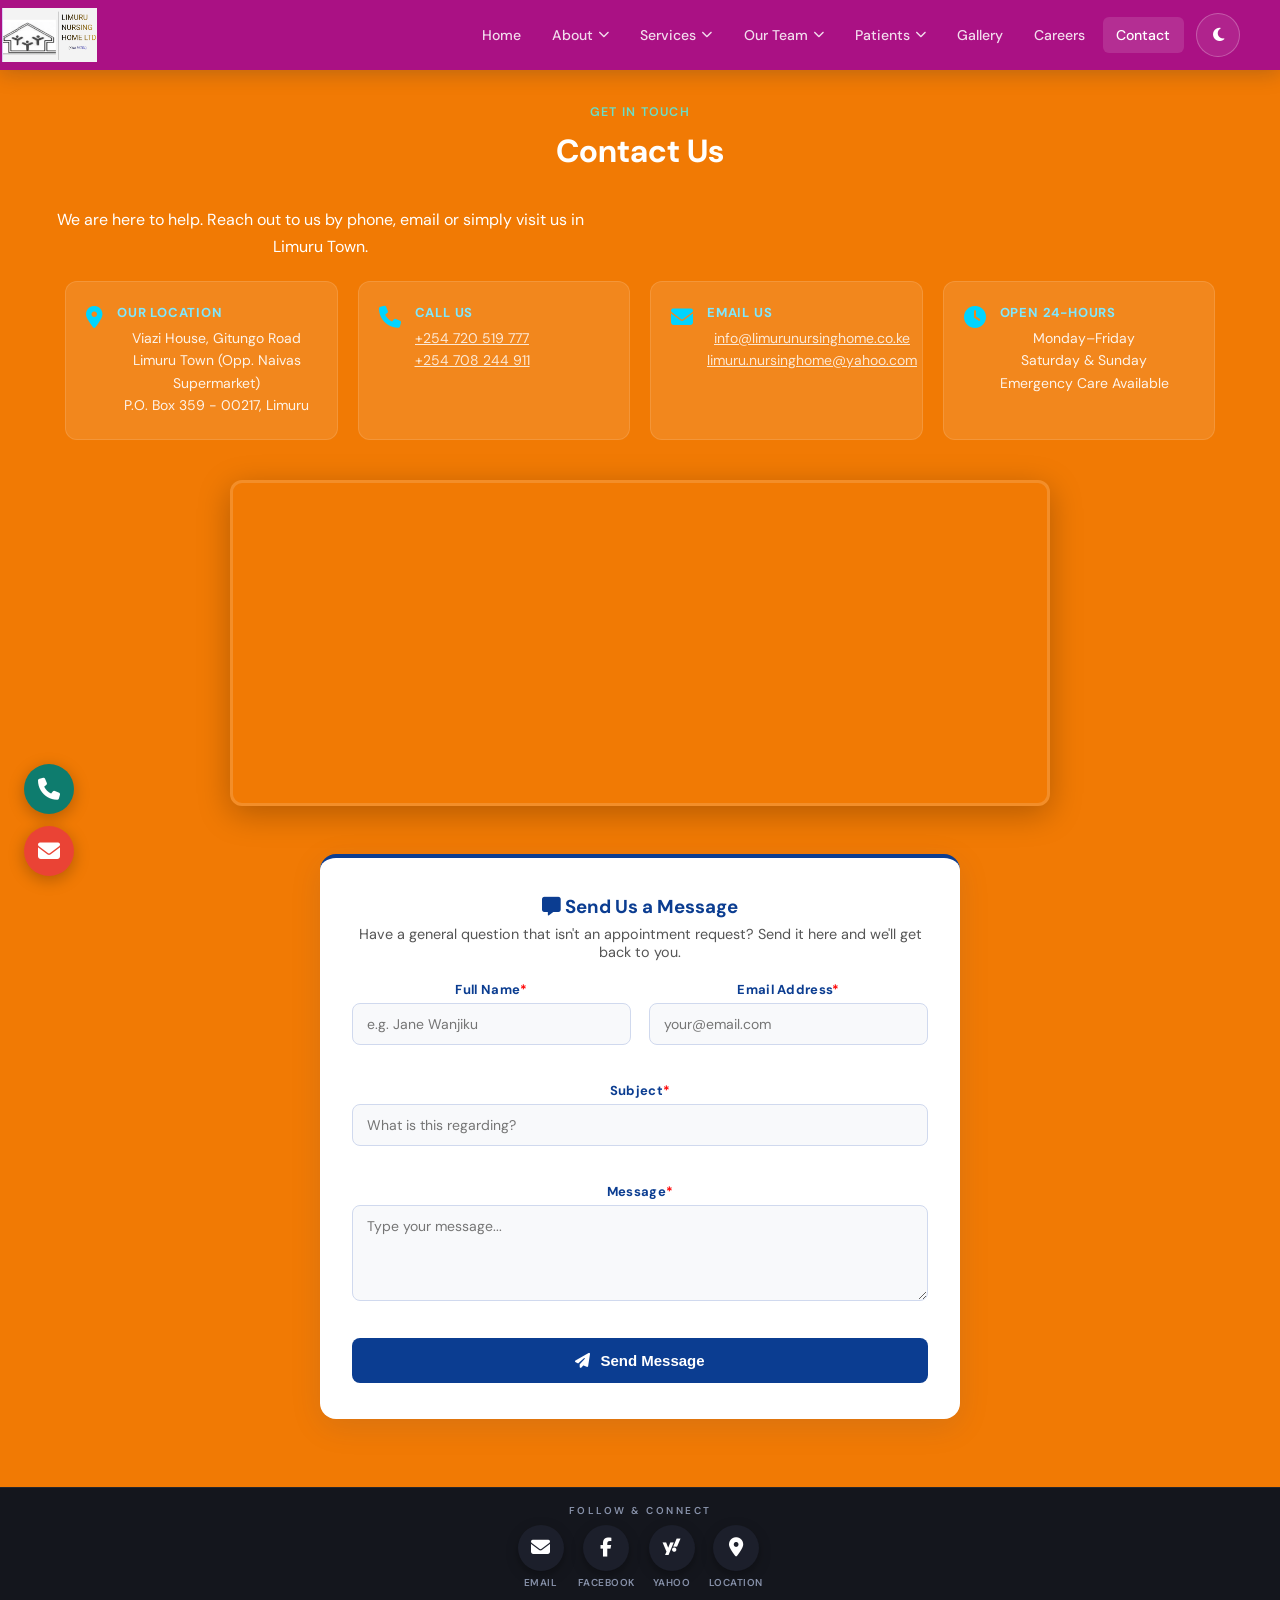
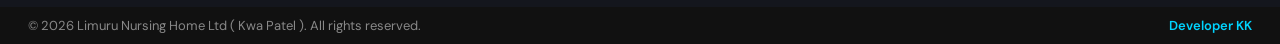
<file: contact.html>
<!DOCTYPE html>
<html lang="en">
<head>
    <meta charset="UTF-8">
    <script>
      // Apply saved theme before first paint to avoid a light-mode flash.
      (function () {
        try {
          var saved = localStorage.getItem('lnh-theme');
          var wantsDark = saved ? saved === 'dark' : window.matchMedia('(prefers-color-scheme: dark)').matches;
          if (wantsDark) document.documentElement.setAttribute('data-theme', 'dark');
        } catch (e) {}
      })();
    </script>
    <meta name="Author" content="Kelvin Ototo Kennedy">
    <meta name="viewport" content="width=device-width, initial-scale=1.0">
    <meta name="description" content="Contact Limuru Nursing Home Ltd (Kwa Patel) in Limuru Town by phone, email, or visit us in person.">
    <meta name="theme-color" content="#0b3d91">
    <link rel="canonical" href="https://www.limurunursinghome.co.ke/contact.html">
    <title>Contact Us | Limuru Nursing Home Ltd</title>
    <link rel="preconnect" href="https://fonts.googleapis.com">
    <link rel="preconnect" href="https://fonts.gstatic.com" crossorigin>
    <link href="https://fonts.googleapis.com/css2?family=DM+Sans:wght@400;500;700&family=Playfair+Display:wght@700&display=swap" rel="stylesheet">
    <link rel="stylesheet" href="styles.css">
    <link rel="stylesheet" href="https://cdnjs.cloudflare.com/ajax/libs/font-awesome/6.5.0/css/all.min.css">
</head>
<body data-page="contact">
<nav id="mainNav">
  <div class="logo">
    <img src="LNH_Logo.png" alt="Limuru Nursing Home Ltd – Kwa Patel" class="logo-full" fetchpriority="high">
  </div>
  <div class="nav-end">
  <ul id="navMenu">
    <li><a href="index.html" class="nav-link" data-page="index">Home</a></li>

    <!-- ABOUT -->
    <li class="nav-dropdown" id="aboutDropdown">
      <a href="about.html" class="nav-link-dropdown" data-page="about">
        About <i class="fa-solid fa-chevron-down chevron"></i>
      </a>
      <div class="dropdown-panel about-panel">
        <div class="dropdown-inner">
          <div class="dp-block">
            <h4><i class="fa-solid fa-hospital"></i> About Us</h4>
            <p class="dp-about-blurb">A middle-sized hospital in Limuru Town, <strong>opposite Naivas Supermarket</strong>. Serving the community for over <strong>40 years</strong> with 9,500+ Facebook followers.</p>
            <a href="https://www.facebook.com/limurunursinghome?mibextid=ZbWKwL" target="_blank" rel="noopener" class="dp-fb-btn"><i class="fa-brands fa-facebook"></i> Facebook Page</a>
          </div>
          <div class="dp-block">
            <h4><i class="fa-solid fa-address-card"></i> Contact &amp; Location</h4>
            <ul class="dp-list">
              <li><i class="fa-solid fa-location-dot"></i> Viazi House, Gitungo Road, Limuru Town</li>
              <li><i class="fa-solid fa-map-pin"></i> Opp. Naivas Supermarket</li>
              <li><i class="fa-solid fa-envelope-open-text"></i> P.O. Box 359 - 00217, Limuru</li>
              <li><i class="fa-solid fa-phone"></i> +254 720 519 777</li>
              <li><i class="fa-solid fa-phone"></i> +254 708 244 911</li>
              <li><i class="fa-solid fa-envelope"></i> <a href="mailto:info@limurunursinghome.co.ke">info@limurunursinghome.co.ke</a></li>
              <li><i class="fa-solid fa-envelope"></i> <a href="mailto:limuru.nursinghome@yahoo.com">limuru.nursinghome@yahoo.com</a></li>
            </ul>
          </div>
          <div class="dp-block">
            <h4><i class="fa-solid fa-clock"></i> Open 24 Hours</h4>
            <ul class="dp-list">
              <li><i class="fa-solid fa-heart-pulse"></i> Mon – Fri: 24-Hour Care</li>
              <li><i class="fa-solid fa-hand-holding-heart"></i> Saturday: 24hr Support</li>
              <li><i class="fa-solid fa-clock"></i> Sunday: Open 24hrs</li>
            </ul>
          </div>
        </div>
      </div>
    </li>

    <!-- SERVICES -->
    <li class="nav-dropdown" id="servicesDropdown">
      <a href="services.html" class="nav-link-dropdown" data-page="services">
        Services <i class="fa-solid fa-chevron-down chevron"></i>
      </a>
      <div class="dropdown-panel services-panel">
        <div class="dropdown-inner">
          <div class="dp-block">
            <h4><i class="fa-solid fa-stethoscope"></i> Our Services</h4>
            <ul class="dp-list">
              <li><a href="services.html#outpatient" class="dp-link service-jump-link"><i class="fa-solid fa-circle-check"></i> Outpatient Consultation</a></li>
              <li><a href="services.html#laboratory" class="dp-link service-jump-link"><i class="fa-solid fa-circle-check"></i> Laboratory &amp; Diagnostics</a></li>
              <li><a href="services.html#maternity" class="dp-link service-jump-link"><i class="fa-solid fa-circle-check"></i> Maternity Section</a></li>
              <li><a href="services.html#obstetrics" class="dp-link service-jump-link"><i class="fa-solid fa-circle-check"></i> Obstetrics &amp; Gynaecology</a></li>
              <li><a href="services.html#orthopaedic" class="dp-link service-jump-link"><i class="fa-solid fa-circle-check"></i> X-Ray &amp; Orthopaedic Surgery</a></li>
              <li><a href="services.html#surgery" class="dp-link service-jump-link"><i class="fa-solid fa-circle-check"></i> General Surgery</a></li>
              <li><a href="services.html#urology" class="dp-link service-jump-link"><i class="fa-solid fa-circle-check"></i> Urology Care</a></li>
              <li><a href="services.html#emergency" class="dp-link service-jump-link"><i class="fa-solid fa-circle-check"></i> Emergency Care</a></li>
            </ul>
            <a href="services.html" class="dp-see-all">View All Services ↓</a>
          </div>
        </div>
      </div>
    </li>

    <!-- OUR TEAM -->
    <li class="nav-dropdown" id="teamDropdown">
      <a href="team.html" class="nav-link-dropdown" data-page="team">
        Our Team <i class="fa-solid fa-chevron-down chevron"></i>
      </a>
      <div class="dropdown-panel">
        <div class="dropdown-inner">
          <div class="dp-block">
            <h4><i class="fa-solid fa-user-doctor"></i> Medical Staff</h4>
            <ul class="dp-list">
              <li><a href="team.html#team-gp" class="dp-link team-jump-link"><i class="fa-solid fa-stethoscope"></i> General Practitioners</a></li>
              <li><a href="team.html#team-obgyn" class="dp-link team-jump-link"><i class="fa-solid fa-baby"></i> Obstetricians &amp; Gynaecologists</a></li>
              <li><a href="team.html#team-ortho" class="dp-link team-jump-link"><i class="fa-solid fa-bone"></i> Orthopaedic Surgeons</a></li>
              <li><a href="team.html#team-lab" class="dp-link team-jump-link"><i class="fa-solid fa-flask"></i> Laboratory Specialists</a></li>
              <li><a href="services.html#urology" class="dp-link service-jump-link"><i class="fa-solid fa-syringe"></i> Urology Specialists</a></li>
            </ul>
          </div>
          <div class="dp-block">
            <h4><i class="fa-solid fa-hand-holding-medical"></i> Support Team</h4>
            <ul class="dp-list">
              <li><a href="team.html#team-nursing" class="dp-link team-jump-link"><i class="fa-solid fa-user-nurse"></i> Nursing Staff</a></li>
              <li><a href="team.html#team-radiology" class="dp-link team-jump-link"><i class="fa-solid fa-person-rays"></i> Radiologists</a></li>
              <li><a href="team.html#team-pharmacy" class="dp-link team-jump-link"><i class="fa-solid fa-pills"></i> Pharmacy Team</a></li>
              <li><a href="team.html#team-emergency" class="dp-link team-jump-link"><i class="fa-solid fa-ambulance"></i> Emergency Response Team</a></li>
            </ul>
            <a href="team.html" class="dp-see-all">Meet Our Team ↓</a>
          </div>
        </div>
      </div>
    </li>

    <!-- PATIENTS -->
    <li class="nav-dropdown" id="patientsDropdown">
      <a href="patients.html" class="nav-link-dropdown" data-page="patients">
        Patients <i class="fa-solid fa-chevron-down chevron"></i>
      </a>
      <div class="dropdown-panel">
        <div class="dropdown-inner">
          <div class="dp-block">
            <h4><i class="fa-solid fa-file-medical"></i> Patient Info</h4>
            <ul class="dp-list">
              <li><a href="index.html#appointment" id="dpBookAppointment" class="dp-link"><i class="fa-solid fa-calendar-check"></i> How to Book an Appointment</a></li>
              <li><a href="patients.html#patient-admission" class="dp-link patient-jump-link"><i class="fa-solid fa-bed-pulse"></i> Admission Procedure</a></li>
              <li><a href="patients.html#patient-admission" class="dp-link patient-jump-link"><i class="fa-solid fa-file-invoice"></i> Discharge Process</a></li>
              <li><a href="patients.html#patient-faq" class="dp-link patient-jump-link"><i class="fa-solid fa-circle-question"></i> Patient FAQ</a></li>
            </ul>
          </div>
          <div class="dp-block">
            <h4><i class="fa-solid fa-shield-heart"></i> Insurance &amp; Billing</h4>
            <ul class="dp-list">
              <li><a href="patients.html#ins-nhif" class="dp-link patient-jump-link"><i class="fa-solid fa-circle-check"></i> SHA / SHIF Accredited</a></li>
              <li><a href="patients.html#ins-pomsf" class="dp-link patient-jump-link"><i class="fa-solid fa-circle-check"></i> POMSF &amp; Teachers Scheme</a></li>
              <li><a href="patients.html#ins-private" class="dp-link patient-jump-link"><i class="fa-solid fa-circle-check"></i> Private Insurance Schemes</a></li>
              <li><a href="patients.html#ins-corporate" class="dp-link patient-jump-link"><i class="fa-solid fa-circle-check"></i> Corporate Packages</a></li>
              <li><a href="patients.html#ins-cash" class="dp-link patient-jump-link"><i class="fa-solid fa-circle-check"></i> Cash &amp; M-Pesa Accepted</a></li>
            </ul>
            <a href="patients.html" class="dp-see-all">Patient Resources ↓</a>
          </div>
        </div>
      </div>
    </li>

    <li><a href="gallery.html" class="nav-link" data-page="gallery">Gallery</a></li>
    <li><a href="careers.html" class="nav-link" data-page="careers">Careers</a></li>
    <li><a href="contact.html" class="nav-link" data-page="contact">Contact</a></li>
  </ul>
    <button class="theme-toggle" id="themeToggle" aria-label="Toggle dark mode" title="Toggle dark mode">
      <i class="fa-solid fa-moon" aria-hidden="true"></i><i class="fa-solid fa-sun" aria-hidden="true"></i>
    </button>
    <button class="hamburger" id="hamburger" aria-label="Toggle menu">
      <span></span><span></span><span></span>
    </button>
  </div>
</nav>
<!-- ── CONTACT ── -->
<section class="contact" id="contact" style="padding-top:6.5rem;">
    <p class="section-label">Get In Touch</p>
    <h2>Contact Us</h2>
    <p class="section-sub" style="color: white;">We are here to help. Reach out to us by phone, email or simply visit us in Limuru Town.</p>
    <br>
    <div class="contact-grid">
        <div class="contact-card">
            <i class="fa-solid fa-location-dot"></i>
            <div>
                <strong>Our Location</strong>
                <p>Viazi House, Gitungo Road<br>Limuru Town (Opp. Naivas Supermarket)<br>P.O. Box 359 - 00217, Limuru</p>
            </div>
        </div>
        <div class="contact-card">
            <i class="fa-solid fa-phone"></i>
            <div>
                <strong>Call Us</strong>
                <p><a href="tel:+254720519777">+254 720 519 777</a></p>
                <p><a href="tel:+254708244911">+254 708 244 911</a></p>
            </div>
        </div>
        <div class="contact-card">
            <i class="fa-solid fa-envelope"></i>
            <div>
                <strong>Email Us</strong>
                <p>
                    <a href="mailto:info@limurunursinghome.co.ke">info@limurunursinghome.co.ke</a><br>
                    <a href="mailto:limuru.nursinghome@yahoo.com">limuru.nursinghome@yahoo.com</a>
                </p>
            </div>
        </div>
        <div class="contact-card">
            <i class="fa-solid fa-clock"></i>
            <div>
                <strong>Open 24-Hours</strong>
                <p>Monday–Friday<br>Saturday &amp; Sunday<br>Emergency Care Available</p>
            </div>
        </div>
    </div>

    <div class="map-container">
        <iframe
            src="https://www.google.com/maps?q=-1.108793,36.640887&z=16&output=embed"
            width="100%" height="320" style="border:0; display:block;"
            allowfullscreen="" loading="lazy"
            referrerpolicy="no-referrer-when-downgrade"
            title="Limuru Nursing Home Ltd location map">
        </iframe>
    </div>

    <div class="contact-message-wrapper" style="max-width:640px;margin:3rem auto 0;">
        <div class="appt-form-box">
            <h3 style="color:#0b3d91;margin-bottom:6px;"><i class="fa-solid fa-message"></i> Send Us a Message</h3>
            <p style="color:#555;font-size:0.9rem;margin-bottom:20px;">Have a general question that isn't an appointment request? Send it here and we'll get back to you.</p>
            <form class="appt-form" id="contactMessageForm">
                <div class="form-row">
                    <div class="form-group">
                        <label for="cmName">Full Name<span style="color:red;">*</span></label>
                        <input type="text" id="cmName" name="name" placeholder="e.g. Jane Wanjiku" required autocomplete="name">
                        <span class="field-error" id="err-cmName"></span>
                    </div>
                    <div class="form-group">
                        <label for="cmEmail">Email Address<span style="color:red;">*</span></label>
                        <input type="email" id="cmEmail" name="email" placeholder="your@email.com" required autocomplete="email">
                        <span class="field-error" id="err-cmEmail"></span>
                    </div>
                </div>
                <div class="form-group full-width">
                    <label for="cmSubject">Subject<span style="color:red;">*</span></label>
                    <input type="text" id="cmSubject" name="subject" placeholder="What is this regarding?" required>
                    <span class="field-error" id="err-cmSubject"></span>
                </div>
                <div class="form-group full-width">
                    <label for="cmMessage">Message<span style="color:red;">*</span></label>
                    <textarea id="cmMessage" name="message" rows="4" placeholder="Type your message..." required></textarea>
                    <span class="field-error" id="err-cmMessage"></span>
                </div>
                <button type="submit" class="appt-btn">
                    <i class="fa-solid fa-paper-plane"></i> Send Message
                </button>
            </form>
            <div class="appt-success" id="cmSuccess">
                <i class="fa-solid fa-circle-check"></i>
                <h3>Message Sent!</h3>
                <p>Thank you for reaching out. We'll get back to you as soon as possible.</p>
                <p class="appt-note">For urgent matters, call us directly: <strong><a href="tel:+254720519777">+254 720 519 777</a></strong></p>
            </div>
        </div>
    </div>

</section>

<!-- ── SOCIAL ICONS ── -->
<section class="social-section">
    <p class="social-label">Follow &amp; Connect</p>
    <div class="social-container">

        <div class="icon-item">
            <a href="mailto:info@limurunursinghome.co.ke?subject=Appointment%20Enquiry&body=Hello Limuru Nursing Home would like enquire about appointment." class="icon-box mail" aria-label="Email us">
                <div class="tooltip">Email Us</div>
                <i class="fa-solid fa-envelope"></i>
            </a>
            <span class="icon-name">Email</span>
        </div>

        <div class="icon-item">
            <a href="https://www.facebook.com/limurunursinghome?mibextid=ZbWKwL" target="_blank" rel="noopener" class="icon-box facebook" aria-label="Facebook">
                <div class="tooltip">Facebook</div>
                <i class="fa-brands fa-facebook-f"></i>
            </a>
            <span class="icon-name">Facebook</span>
        </div>

        <div class="icon-item">
            <a href="mailto:limuru.nursinghome@yahoo.com?subject=Appointment%20Enquiry&body=Hello%20Limuru%20Nursing%20Home%2C%0A%0AI%20would%20like%20to%20enquire%20about%20an%20appointment." class="icon-box yahoo" aria-label="Yahoo Mail">
                <div class="tooltip">Yahoo Mail</div>
                <i class="fa-brands fa-yahoo"></i>
            </a>
            <span class="icon-name">Yahoo</span>
        </div>

        <div class="icon-item">
            <a href="https://www.google.com/maps/place/Limuru+Nursing+Home+Ltd+(kwa+patel)/@-1.109015,36.6409022,3a,75y,350.62h,90t/data=!3m7!1e1!3m5!1sxBv9jC7bES55c26MTVx1MQ!2e0!6shttps:%2F%2Fstreetviewpixels-pa.googleapis.com%2Fv1%2Fthumbnail%3Fcb_client%3Dmaps_sv.tactile%26w%3D900%26h%3D600%26pitch%3D0%26panoid%3DxBv9jC7bES55c26MTVx1MQ%26yaw%3D350.62!7i16384!8i8192!4m16!1m8!3m7!1s0x182f27c6164c1141:0xd4df65a4cdc91c42!2sLimuru+Nursing+Home+Ltd+(kwa+patel)!8m2!3d-1.108793!4d36.640887!10e5!16s%2Fg%2F1tmk0_h0!3m6!1s0x182f27c6164c1141:0xd4df65a4cdc91c42!8m2!3d-1.108793!4d36.640887!10e5!16s%2Fg%2F1tmk0_h0?entry=ttu&g_ep=EgoyMDI2MDUyNS4wIKXMDSoASAFQAw%3D%3D" target="_blank" rel="noopener" class="icon-box location" aria-label="Get Directions">
                <div class="tooltip">Get Directions</div>
                <i class="fa-solid fa-location-dot"></i>
            </a>
            <span class="icon-name">Location</span>
        </div>

    </div>
</section>

<!-- ── STICKY QUICK ACTIONS ── -->
<div class="quick-actions" aria-label="Quick contact actions">
    <a href="tel:+254708244911" class="quick-action-btn quick-call" aria-label="Call us now">
        <i class="fa-solid fa-phone"></i>
        <span class="quick-tooltip">Call Now</span>
    </a>
    <a href="mailto:info@limurunursinghome.co.ke?subject=Appointment%20Enquiry&body=Hello%20Limuru%20Nursing%20Home%2C%20I%20would%20like%20to%20enquire%20about%20an%20appointment." class="quick-action-btn quick-email" aria-label="Email us">
        <i class="fa-solid fa-envelope"></i>
        <span class="quick-tooltip">Email Us</span>
    </a>
</div>

<!-- ── BACK TO TOP ── -->
<button class="back-to-top" id="backToTop" aria-label="Back to top">
    <i class="fa-solid fa-chevron-up"></i>
</button>

<!-- ── FOOTER ── -->
<footer>
    <span>&copy; 2026 Limuru Nursing Home Ltd (&nbsp;Kwa Patel&nbsp;). All rights reserved.</span>
    <span class="footer-creator"><a href="mailto:ototokelvin180@gmail.com" target="_blank" rel="noopener">Developer KK</a></span>
</footer>

<!-- linked js -->
<script src="script.js"></script>
</body>
</html>
</file>
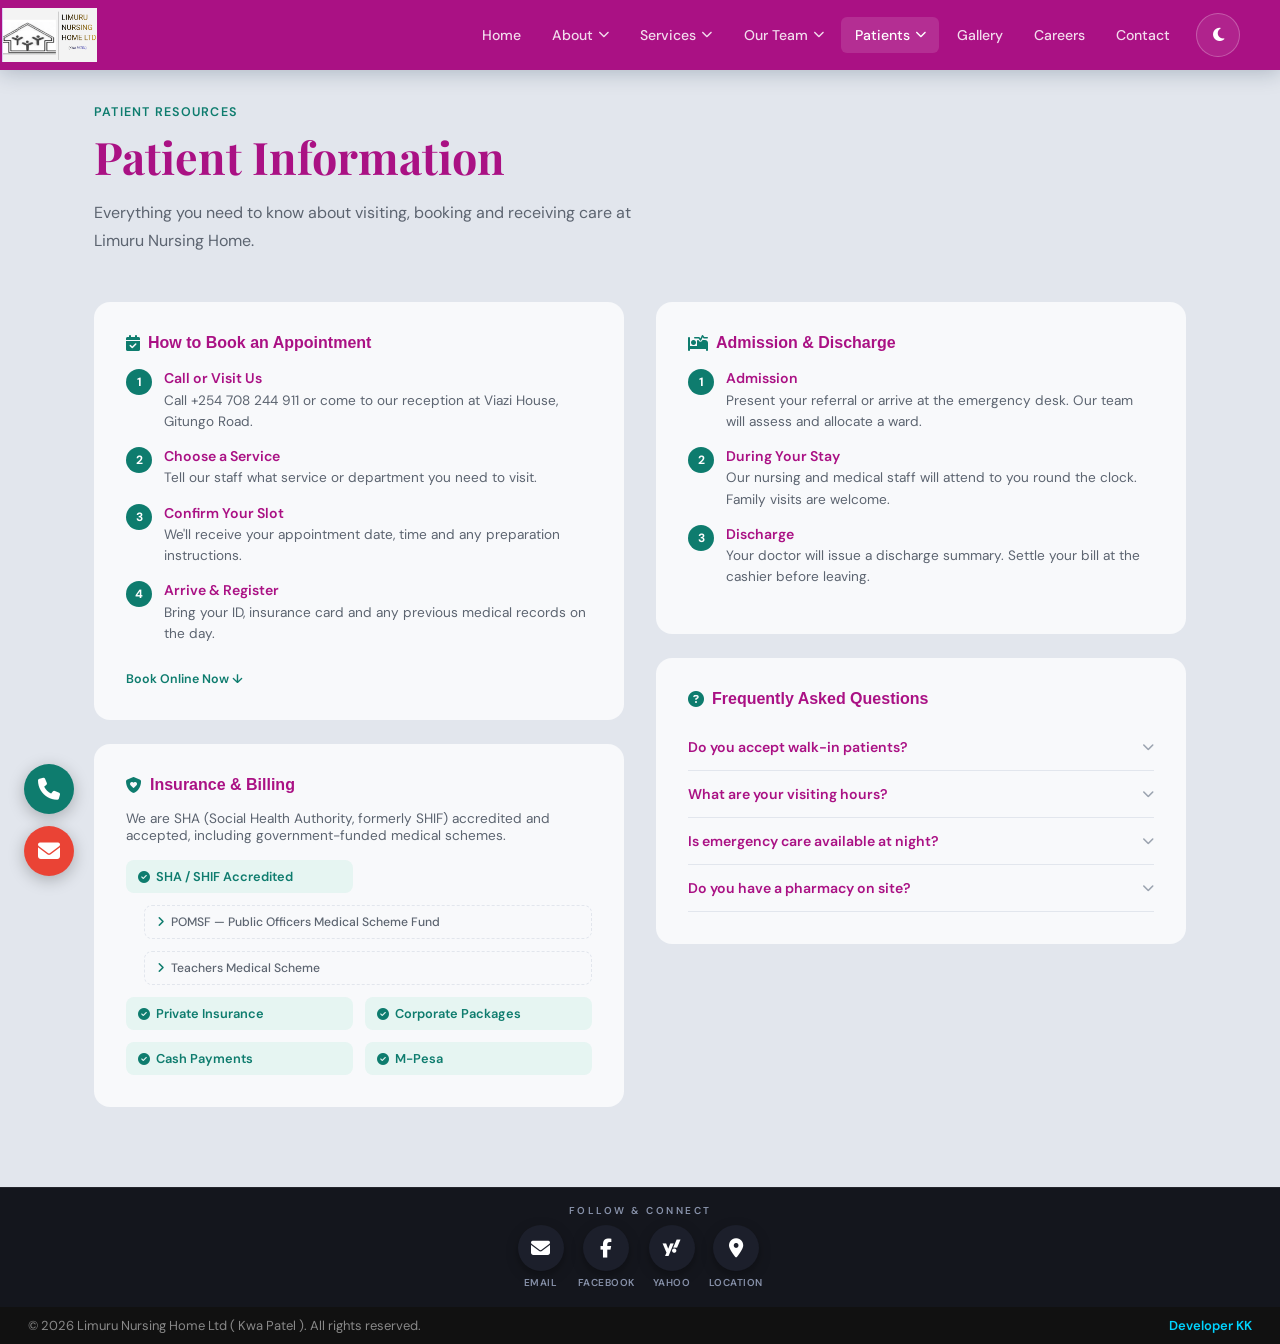
<file: patients.html>
<!DOCTYPE html>
<html lang="en">
<head>
    <meta charset="UTF-8">
    <script>
      // Apply saved theme before first paint to avoid a light-mode flash.
      (function () {
        try {
          var saved = localStorage.getItem('lnh-theme');
          var wantsDark = saved ? saved === 'dark' : window.matchMedia('(prefers-color-scheme: dark)').matches;
          if (wantsDark) document.documentElement.setAttribute('data-theme', 'dark');
        } catch (e) {}
      })();
    </script>
    <meta name="Author" content="Kelvin Ototo Kennedy">
    <meta name="viewport" content="width=device-width, initial-scale=1.0">
    <meta name="description" content="Everything patients need to know about booking appointments, admission, discharge, insurance and FAQs at Limuru Nursing Home.">
    <meta name="theme-color" content="#0b3d91">
    <link rel="canonical" href="https://www.limurunursinghome.co.ke/patients.html">
    <title>Patient Information | Limuru Nursing Home Ltd</title>
    <link rel="preconnect" href="https://fonts.googleapis.com">
    <link rel="preconnect" href="https://fonts.gstatic.com" crossorigin>
    <link href="https://fonts.googleapis.com/css2?family=DM+Sans:wght@400;500;700&family=Playfair+Display:wght@700&display=swap" rel="stylesheet">
    <link rel="stylesheet" href="styles.css">
    <link rel="stylesheet" href="https://cdnjs.cloudflare.com/ajax/libs/font-awesome/6.5.0/css/all.min.css">
</head>
<body data-page="patients">
<nav id="mainNav">
  <div class="logo">
    <img src="LNH_Logo.png" alt="Limuru Nursing Home Ltd – Kwa Patel" class="logo-full" fetchpriority="high">
  </div>
  <div class="nav-end">
  <ul id="navMenu">
    <li><a href="index.html" class="nav-link" data-page="index">Home</a></li>

    <!-- ABOUT -->
    <li class="nav-dropdown" id="aboutDropdown">
      <a href="about.html" class="nav-link-dropdown" data-page="about">
        About <i class="fa-solid fa-chevron-down chevron"></i>
      </a>
      <div class="dropdown-panel about-panel">
        <div class="dropdown-inner">
          <div class="dp-block">
            <h4><i class="fa-solid fa-hospital"></i> About Us</h4>
            <p class="dp-about-blurb">A middle-sized hospital in Limuru Town, <strong>opposite Naivas Supermarket</strong>. Serving the community for over <strong>40 years</strong> with 9,500+ Facebook followers.</p>
            <a href="https://www.facebook.com/limurunursinghome?mibextid=ZbWKwL" target="_blank" rel="noopener" class="dp-fb-btn"><i class="fa-brands fa-facebook"></i> Facebook Page</a>
          </div>
          <div class="dp-block">
            <h4><i class="fa-solid fa-address-card"></i> Contact &amp; Location</h4>
            <ul class="dp-list">
              <li><i class="fa-solid fa-location-dot"></i> Viazi House, Gitungo Road, Limuru Town</li>
              <li><i class="fa-solid fa-map-pin"></i> Opp. Naivas Supermarket</li>
              <li><i class="fa-solid fa-envelope-open-text"></i> P.O. Box 359 - 00217, Limuru</li>
              <li><i class="fa-solid fa-phone"></i> +254 720 519 777</li>
              <li><i class="fa-solid fa-phone"></i> +254 708 244 911</li>
              <li><i class="fa-solid fa-envelope"></i> <a href="mailto:info@limurunursinghome.co.ke">info@limurunursinghome.co.ke</a></li>
              <li><i class="fa-solid fa-envelope"></i> <a href="mailto:limuru.nursinghome@yahoo.com">limuru.nursinghome@yahoo.com</a></li>
            </ul>
          </div>
          <div class="dp-block">
            <h4><i class="fa-solid fa-clock"></i> Open 24 Hours</h4>
            <ul class="dp-list">
              <li><i class="fa-solid fa-heart-pulse"></i> Mon – Fri: 24-Hour Care</li>
              <li><i class="fa-solid fa-hand-holding-heart"></i> Saturday: 24hr Support</li>
              <li><i class="fa-solid fa-clock"></i> Sunday: Open 24hrs</li>
            </ul>
          </div>
        </div>
      </div>
    </li>

    <!-- SERVICES -->
    <li class="nav-dropdown" id="servicesDropdown">
      <a href="services.html" class="nav-link-dropdown" data-page="services">
        Services <i class="fa-solid fa-chevron-down chevron"></i>
      </a>
      <div class="dropdown-panel services-panel">
        <div class="dropdown-inner">
          <div class="dp-block">
            <h4><i class="fa-solid fa-stethoscope"></i> Our Services</h4>
            <ul class="dp-list">
              <li><a href="services.html#outpatient" class="dp-link service-jump-link"><i class="fa-solid fa-circle-check"></i> Outpatient Consultation</a></li>
              <li><a href="services.html#laboratory" class="dp-link service-jump-link"><i class="fa-solid fa-circle-check"></i> Laboratory &amp; Diagnostics</a></li>
              <li><a href="services.html#maternity" class="dp-link service-jump-link"><i class="fa-solid fa-circle-check"></i> Maternity Section</a></li>
              <li><a href="services.html#obstetrics" class="dp-link service-jump-link"><i class="fa-solid fa-circle-check"></i> Obstetrics &amp; Gynaecology</a></li>
              <li><a href="services.html#orthopaedic" class="dp-link service-jump-link"><i class="fa-solid fa-circle-check"></i> X-Ray &amp; Orthopaedic Surgery</a></li>
              <li><a href="services.html#surgery" class="dp-link service-jump-link"><i class="fa-solid fa-circle-check"></i> General Surgery</a></li>
              <li><a href="services.html#urology" class="dp-link service-jump-link"><i class="fa-solid fa-circle-check"></i> Urology Care</a></li>
              <li><a href="services.html#emergency" class="dp-link service-jump-link"><i class="fa-solid fa-circle-check"></i> Emergency Care</a></li>
            </ul>
            <a href="services.html" class="dp-see-all">View All Services ↓</a>
          </div>
        </div>
      </div>
    </li>

    <!-- OUR TEAM -->
    <li class="nav-dropdown" id="teamDropdown">
      <a href="team.html" class="nav-link-dropdown" data-page="team">
        Our Team <i class="fa-solid fa-chevron-down chevron"></i>
      </a>
      <div class="dropdown-panel">
        <div class="dropdown-inner">
          <div class="dp-block">
            <h4><i class="fa-solid fa-user-doctor"></i> Medical Staff</h4>
            <ul class="dp-list">
              <li><a href="team.html#team-gp" class="dp-link team-jump-link"><i class="fa-solid fa-stethoscope"></i> General Practitioners</a></li>
              <li><a href="team.html#team-obgyn" class="dp-link team-jump-link"><i class="fa-solid fa-baby"></i> Obstetricians &amp; Gynaecologists</a></li>
              <li><a href="team.html#team-ortho" class="dp-link team-jump-link"><i class="fa-solid fa-bone"></i> Orthopaedic Surgeons</a></li>
              <li><a href="team.html#team-lab" class="dp-link team-jump-link"><i class="fa-solid fa-flask"></i> Laboratory Specialists</a></li>
              <li><a href="services.html#urology" class="dp-link service-jump-link"><i class="fa-solid fa-syringe"></i> Urology Specialists</a></li>
            </ul>
          </div>
          <div class="dp-block">
            <h4><i class="fa-solid fa-hand-holding-medical"></i> Support Team</h4>
            <ul class="dp-list">
              <li><a href="team.html#team-nursing" class="dp-link team-jump-link"><i class="fa-solid fa-user-nurse"></i> Nursing Staff</a></li>
              <li><a href="team.html#team-radiology" class="dp-link team-jump-link"><i class="fa-solid fa-person-rays"></i> Radiologists</a></li>
              <li><a href="team.html#team-pharmacy" class="dp-link team-jump-link"><i class="fa-solid fa-pills"></i> Pharmacy Team</a></li>
              <li><a href="team.html#team-emergency" class="dp-link team-jump-link"><i class="fa-solid fa-ambulance"></i> Emergency Response Team</a></li>
            </ul>
            <a href="team.html" class="dp-see-all">Meet Our Team ↓</a>
          </div>
        </div>
      </div>
    </li>

    <!-- PATIENTS -->
    <li class="nav-dropdown" id="patientsDropdown">
      <a href="patients.html" class="nav-link-dropdown" data-page="patients">
        Patients <i class="fa-solid fa-chevron-down chevron"></i>
      </a>
      <div class="dropdown-panel">
        <div class="dropdown-inner">
          <div class="dp-block">
            <h4><i class="fa-solid fa-file-medical"></i> Patient Info</h4>
            <ul class="dp-list">
              <li><a href="index.html#appointment" id="dpBookAppointment" class="dp-link"><i class="fa-solid fa-calendar-check"></i> How to Book an Appointment</a></li>
              <li><a href="patients.html#patient-admission" class="dp-link patient-jump-link"><i class="fa-solid fa-bed-pulse"></i> Admission Procedure</a></li>
              <li><a href="patients.html#patient-admission" class="dp-link patient-jump-link"><i class="fa-solid fa-file-invoice"></i> Discharge Process</a></li>
              <li><a href="patients.html#patient-faq" class="dp-link patient-jump-link"><i class="fa-solid fa-circle-question"></i> Patient FAQ</a></li>
            </ul>
          </div>
          <div class="dp-block">
            <h4><i class="fa-solid fa-shield-heart"></i> Insurance &amp; Billing</h4>
            <ul class="dp-list">
              <li><a href="patients.html#ins-nhif" class="dp-link patient-jump-link"><i class="fa-solid fa-circle-check"></i> SHA / SHIF Accredited</a></li>
              <li><a href="patients.html#ins-pomsf" class="dp-link patient-jump-link"><i class="fa-solid fa-circle-check"></i> POMSF &amp; Teachers Scheme</a></li>
              <li><a href="patients.html#ins-private" class="dp-link patient-jump-link"><i class="fa-solid fa-circle-check"></i> Private Insurance Schemes</a></li>
              <li><a href="patients.html#ins-corporate" class="dp-link patient-jump-link"><i class="fa-solid fa-circle-check"></i> Corporate Packages</a></li>
              <li><a href="patients.html#ins-cash" class="dp-link patient-jump-link"><i class="fa-solid fa-circle-check"></i> Cash &amp; M-Pesa Accepted</a></li>
            </ul>
            <a href="patients.html" class="dp-see-all">Patient Resources ↓</a>
          </div>
        </div>
      </div>
    </li>

    <li><a href="gallery.html" class="nav-link" data-page="gallery">Gallery</a></li>
    <li><a href="careers.html" class="nav-link" data-page="careers">Careers</a></li>
    <li><a href="contact.html" class="nav-link" data-page="contact">Contact</a></li>
  </ul>
    <button class="theme-toggle" id="themeToggle" aria-label="Toggle dark mode" title="Toggle dark mode">
      <i class="fa-solid fa-moon" aria-hidden="true"></i><i class="fa-solid fa-sun" aria-hidden="true"></i>
    </button>
    <button class="hamburger" id="hamburger" aria-label="Toggle menu">
      <span></span><span></span><span></span>
    </button>
  </div>
</nav>
<!-- ── PATIENTS ── -->
<section id="patients" style="padding-top:6.5rem;">
  <div class="container">
    <p class="section-label">Patient Resources</p>
    <h2 class="section-title">Patient Information</h2>
    <p class="section-sub">Everything you need to know about visiting, booking and receiving care at Limuru Nursing Home.</p>
    <div class="patients-grid">
      <div>
        <div class="info-card" id="patient-booking" style="margin-bottom:1.5rem;">
          <h3><i class="fa-solid fa-calendar-check"></i> How to Book an Appointment</h3>
          <ul class="steps-list">
            <li><div class="step-num">1</div><p><strong>Call or Visit Us</strong>Call +254 708 244 911 or come to our reception at Viazi House, Gitungo Road.</p></li>
            <li><div class="step-num">2</div><p><strong>Choose a Service</strong>Tell our staff what service or department you need to visit.</p></li>
            <li><div class="step-num">3</div><p><strong>Confirm Your Slot</strong>We'll receive your appointment date, time and any preparation instructions.</p></li>
            <li><div class="step-num">4</div><p><strong>Arrive &amp; Register</strong>Bring your ID, insurance card and any previous medical records on the day.</p></li>
          </ul>
          <a href="index.html#appointment" class="dp-see-all">Book Online Now ↓</a>
        </div>
        <div class="info-card" id="patient-insurance">
          <h3><i class="fa-solid fa-shield-heart"></i> Insurance &amp; Billing</h3>
          <p style="font-size:0.85rem; color:var(--gray-600); margin-bottom:1rem;">We are SHA (Social Health Authority, formerly SHIF) accredited and accepted, including government-funded medical schemes.</p>
          <div class="insurance-grid">
            <div class="ins-pill" id="ins-nhif"><i class="fa-solid fa-circle-check"></i> SHA / SHIF Accredited</div>
            <div class="ins-pill ins-sub" id="ins-pomsf"><i class="fa-solid fa-angle-right"></i> POMSF — Public Officers Medical Scheme Fund</div>
            <div class="ins-pill ins-sub" id="ins-teachers"><i class="fa-solid fa-angle-right"></i> Teachers Medical Scheme</div>
            <div class="ins-pill" id="ins-private"><i class="fa-solid fa-circle-check"></i> Private Insurance</div>
            <div class="ins-pill" id="ins-corporate"><i class="fa-solid fa-circle-check"></i> Corporate Packages</div>
            <div class="ins-pill" id="ins-cash"><i class="fa-solid fa-circle-check"></i> Cash Payments</div>
            <div class="ins-pill" id="ins-mpesa"><i class="fa-solid fa-circle-check"></i> M-Pesa</div>
          </div>
        </div>
      </div>
      <div>
        <div class="info-card" id="patient-admission" style="margin-bottom:1.5rem;">
          <h3><i class="fa-solid fa-bed-pulse"></i> Admission &amp; Discharge</h3>
          <ul class="steps-list">
            <li><div class="step-num">1</div><p><strong>Admission</strong>Present your referral or arrive at the emergency desk. Our team will assess and allocate a ward.</p></li>
            <li><div class="step-num">2</div><p><strong>During Your Stay</strong>Our nursing and medical staff will attend to you round the clock. Family visits are welcome.</p></li>
            <li><div class="step-num">3</div><p><strong>Discharge</strong>Your doctor will issue a discharge summary. Settle your bill at the cashier before leaving.</p></li>
          </ul>
        </div>
        <div class="info-card" id="patient-faq">
          <h3><i class="fa-solid fa-circle-question"></i> Frequently Asked Questions</h3>
          <div class="faq-item">
            <div class="faq-q" onclick="toggleFaq(this)">Do you accept walk-in patients? <i class="fa-solid fa-chevron-down"></i></div>
            <div class="faq-a">Yes, we accept walk-in patients at all times. For non-emergency cases we recommend calling ahead to reduce waiting time.</div>
          </div>
          <div class="faq-item">
            <div class="faq-q" onclick="toggleFaq(this)">What are your visiting hours? <i class="fa-solid fa-chevron-down"></i></div>
            <div class="faq-a">General visiting hours are 10am–12pm and 5pm–7pm daily. For ICU and maternity wards, please confirm with nursing staff.</div>
          </div>
          <div class="faq-item">
            <div class="faq-q" onclick="toggleFaq(this)">Is emergency care available at night? <i class="fa-solid fa-chevron-down"></i></div>
            <div class="faq-a">Yes. Our emergency department operates 24 hours a day, 7 days a week, including all public holidays.</div>
          </div>
          <div class="faq-item">
            <div class="faq-q" onclick="toggleFaq(this)">Do you have a pharmacy on site? <i class="fa-solid fa-chevron-down"></i></div>
            <div class="faq-a">Yes, our in-house pharmacy is open around the clock to dispense prescriptions and over-the-counter medications.</div>
          </div>
        </div>
      </div>
    </div>
  </div>
</section>

<!-- ── SOCIAL ICONS ── -->
<section class="social-section">
    <p class="social-label">Follow &amp; Connect</p>
    <div class="social-container">

        <div class="icon-item">
            <a href="mailto:info@limurunursinghome.co.ke?subject=Appointment%20Enquiry&body=Hello Limuru Nursing Home would like enquire about appointment." class="icon-box mail" aria-label="Email us">
                <div class="tooltip">Email Us</div>
                <i class="fa-solid fa-envelope"></i>
            </a>
            <span class="icon-name">Email</span>
        </div>

        <div class="icon-item">
            <a href="https://www.facebook.com/limurunursinghome?mibextid=ZbWKwL" target="_blank" rel="noopener" class="icon-box facebook" aria-label="Facebook">
                <div class="tooltip">Facebook</div>
                <i class="fa-brands fa-facebook-f"></i>
            </a>
            <span class="icon-name">Facebook</span>
        </div>

        <div class="icon-item">
            <a href="mailto:limuru.nursinghome@yahoo.com?subject=Appointment%20Enquiry&body=Hello%20Limuru%20Nursing%20Home%2C%0A%0AI%20would%20like%20to%20enquire%20about%20an%20appointment." class="icon-box yahoo" aria-label="Yahoo Mail">
                <div class="tooltip">Yahoo Mail</div>
                <i class="fa-brands fa-yahoo"></i>
            </a>
            <span class="icon-name">Yahoo</span>
        </div>

        <div class="icon-item">
            <a href="https://www.google.com/maps/place/Limuru+Nursing+Home+Ltd+(kwa+patel)/@-1.109015,36.6409022,3a,75y,350.62h,90t/data=!3m7!1e1!3m5!1sxBv9jC7bES55c26MTVx1MQ!2e0!6shttps:%2F%2Fstreetviewpixels-pa.googleapis.com%2Fv1%2Fthumbnail%3Fcb_client%3Dmaps_sv.tactile%26w%3D900%26h%3D600%26pitch%3D0%26panoid%3DxBv9jC7bES55c26MTVx1MQ%26yaw%3D350.62!7i16384!8i8192!4m16!1m8!3m7!1s0x182f27c6164c1141:0xd4df65a4cdc91c42!2sLimuru+Nursing+Home+Ltd+(kwa+patel)!8m2!3d-1.108793!4d36.640887!10e5!16s%2Fg%2F1tmk0_h0!3m6!1s0x182f27c6164c1141:0xd4df65a4cdc91c42!8m2!3d-1.108793!4d36.640887!10e5!16s%2Fg%2F1tmk0_h0?entry=ttu&g_ep=EgoyMDI2MDUyNS4wIKXMDSoASAFQAw%3D%3D" target="_blank" rel="noopener" class="icon-box location" aria-label="Get Directions">
                <div class="tooltip">Get Directions</div>
                <i class="fa-solid fa-location-dot"></i>
            </a>
            <span class="icon-name">Location</span>
        </div>

    </div>
</section>

<!-- ── STICKY QUICK ACTIONS ── -->
<div class="quick-actions" aria-label="Quick contact actions">
    <a href="tel:+254708244911" class="quick-action-btn quick-call" aria-label="Call us now">
        <i class="fa-solid fa-phone"></i>
        <span class="quick-tooltip">Call Now</span>
    </a>
    <a href="mailto:info@limurunursinghome.co.ke?subject=Appointment%20Enquiry&body=Hello%20Limuru%20Nursing%20Home%2C%20I%20would%20like%20to%20enquire%20about%20an%20appointment." class="quick-action-btn quick-email" aria-label="Email us">
        <i class="fa-solid fa-envelope"></i>
        <span class="quick-tooltip">Email Us</span>
    </a>
</div>

<!-- ── BACK TO TOP ── -->
<button class="back-to-top" id="backToTop" aria-label="Back to top">
    <i class="fa-solid fa-chevron-up"></i>
</button>

<!-- ── FOOTER ── -->
<footer>
    <span>&copy; 2026 Limuru Nursing Home Ltd (&nbsp;Kwa Patel&nbsp;). All rights reserved.</span>
    <span class="footer-creator"><a href="mailto:ototokelvin180@gmail.com" target="_blank" rel="noopener">Developer KK</a></span>
</footer>

<!-- linked js -->
<script src="script.js"></script>
</body>
</html>
</file>
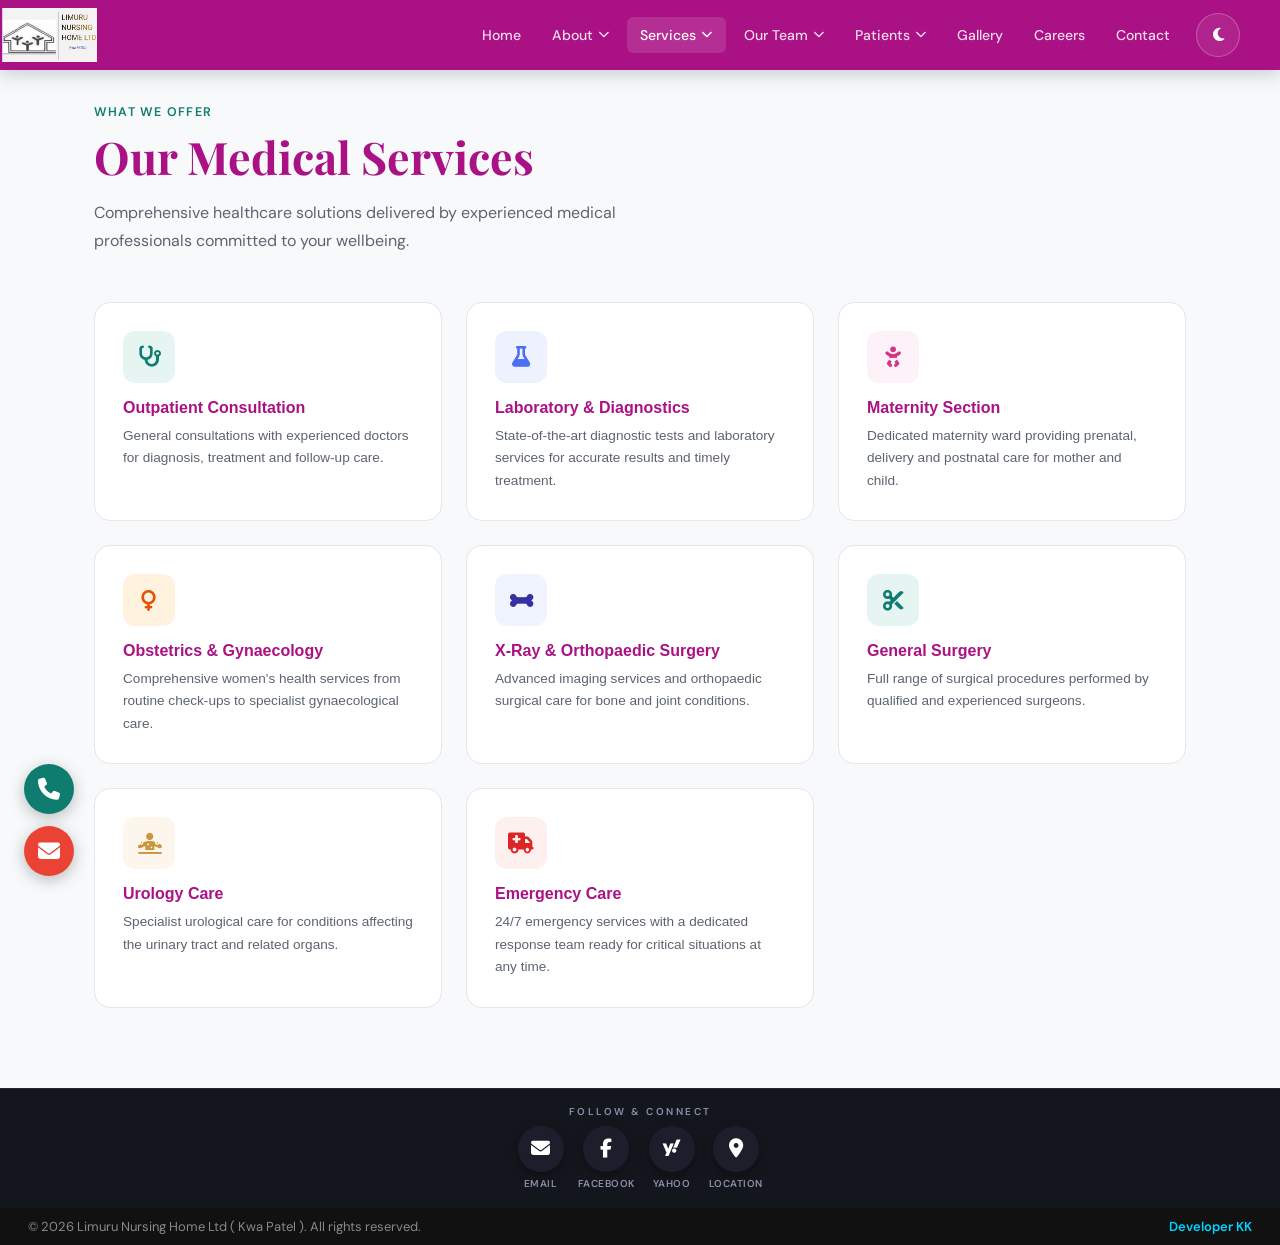
<file: services.html>
<!DOCTYPE html>
<html lang="en">
<head>
    <meta charset="UTF-8">
    <script>
      // Apply saved theme before first paint to avoid a light-mode flash.
      (function () {
        try {
          var saved = localStorage.getItem('lnh-theme');
          var wantsDark = saved ? saved === 'dark' : window.matchMedia('(prefers-color-scheme: dark)').matches;
          if (wantsDark) document.documentElement.setAttribute('data-theme', 'dark');
        } catch (e) {}
      })();
    </script>
    <meta name="Author" content="Kelvin Ototo Kennedy">
    <meta name="viewport" content="width=device-width, initial-scale=1.0">
    <meta name="description" content="Comprehensive healthcare services at Limuru Nursing Home: outpatient, maternity, surgery, laboratory, urology, emergency and more.">
    <meta name="theme-color" content="#0b3d91">
    <link rel="canonical" href="https://www.limurunursinghome.co.ke/services.html">
    <title>Our Services | Limuru Nursing Home Ltd</title>
    <link rel="preconnect" href="https://fonts.googleapis.com">
    <link rel="preconnect" href="https://fonts.gstatic.com" crossorigin>
    <link href="https://fonts.googleapis.com/css2?family=DM+Sans:wght@400;500;700&family=Playfair+Display:wght@700&display=swap" rel="stylesheet">
    <link rel="stylesheet" href="styles.css">
    <link rel="stylesheet" href="https://cdnjs.cloudflare.com/ajax/libs/font-awesome/6.5.0/css/all.min.css">
</head>
<body data-page="services">
<nav id="mainNav">
  <div class="logo">
    <img src="LNH_Logo.png" alt="Limuru Nursing Home Ltd – Kwa Patel" class="logo-full" fetchpriority="high">
  </div>
  <div class="nav-end">
  <ul id="navMenu">
    <li><a href="index.html" class="nav-link" data-page="index">Home</a></li>

    <!-- ABOUT -->
    <li class="nav-dropdown" id="aboutDropdown">
      <a href="about.html" class="nav-link-dropdown" data-page="about">
        About <i class="fa-solid fa-chevron-down chevron"></i>
      </a>
      <div class="dropdown-panel about-panel">
        <div class="dropdown-inner">
          <div class="dp-block">
            <h4><i class="fa-solid fa-hospital"></i> About Us</h4>
            <p class="dp-about-blurb">A middle-sized hospital in Limuru Town, <strong>opposite Naivas Supermarket</strong>. Serving the community for over <strong>40 years</strong> with 9,500+ Facebook followers.</p>
            <a href="https://www.facebook.com/limurunursinghome?mibextid=ZbWKwL" target="_blank" rel="noopener" class="dp-fb-btn"><i class="fa-brands fa-facebook"></i> Facebook Page</a>
          </div>
          <div class="dp-block">
            <h4><i class="fa-solid fa-address-card"></i> Contact &amp; Location</h4>
            <ul class="dp-list">
              <li><i class="fa-solid fa-location-dot"></i> Viazi House, Gitungo Road, Limuru Town</li>
              <li><i class="fa-solid fa-map-pin"></i> Opp. Naivas Supermarket</li>
              <li><i class="fa-solid fa-envelope-open-text"></i> P.O. Box 359 - 00217, Limuru</li>
              <li><i class="fa-solid fa-phone"></i> +254 720 519 777</li>
              <li><i class="fa-solid fa-phone"></i> +254 708 244 911</li>
              <li><i class="fa-solid fa-envelope"></i> <a href="mailto:info@limurunursinghome.co.ke">info@limurunursinghome.co.ke</a></li>
              <li><i class="fa-solid fa-envelope"></i> <a href="mailto:limuru.nursinghome@yahoo.com">limuru.nursinghome@yahoo.com</a></li>
            </ul>
          </div>
          <div class="dp-block">
            <h4><i class="fa-solid fa-clock"></i> Open 24 Hours</h4>
            <ul class="dp-list">
              <li><i class="fa-solid fa-heart-pulse"></i> Mon – Fri: 24-Hour Care</li>
              <li><i class="fa-solid fa-hand-holding-heart"></i> Saturday: 24hr Support</li>
              <li><i class="fa-solid fa-clock"></i> Sunday: Open 24hrs</li>
            </ul>
          </div>
        </div>
      </div>
    </li>

    <!-- SERVICES -->
    <li class="nav-dropdown" id="servicesDropdown">
      <a href="services.html" class="nav-link-dropdown" data-page="services">
        Services <i class="fa-solid fa-chevron-down chevron"></i>
      </a>
      <div class="dropdown-panel services-panel">
        <div class="dropdown-inner">
          <div class="dp-block">
            <h4><i class="fa-solid fa-stethoscope"></i> Our Services</h4>
            <ul class="dp-list">
              <li><a href="services.html#outpatient" class="dp-link service-jump-link"><i class="fa-solid fa-circle-check"></i> Outpatient Consultation</a></li>
              <li><a href="services.html#laboratory" class="dp-link service-jump-link"><i class="fa-solid fa-circle-check"></i> Laboratory &amp; Diagnostics</a></li>
              <li><a href="services.html#maternity" class="dp-link service-jump-link"><i class="fa-solid fa-circle-check"></i> Maternity Section</a></li>
              <li><a href="services.html#obstetrics" class="dp-link service-jump-link"><i class="fa-solid fa-circle-check"></i> Obstetrics &amp; Gynaecology</a></li>
              <li><a href="services.html#orthopaedic" class="dp-link service-jump-link"><i class="fa-solid fa-circle-check"></i> X-Ray &amp; Orthopaedic Surgery</a></li>
              <li><a href="services.html#surgery" class="dp-link service-jump-link"><i class="fa-solid fa-circle-check"></i> General Surgery</a></li>
              <li><a href="services.html#urology" class="dp-link service-jump-link"><i class="fa-solid fa-circle-check"></i> Urology Care</a></li>
              <li><a href="services.html#emergency" class="dp-link service-jump-link"><i class="fa-solid fa-circle-check"></i> Emergency Care</a></li>
            </ul>
            <a href="services.html" class="dp-see-all">View All Services ↓</a>
          </div>
        </div>
      </div>
    </li>

    <!-- OUR TEAM -->
    <li class="nav-dropdown" id="teamDropdown">
      <a href="team.html" class="nav-link-dropdown" data-page="team">
        Our Team <i class="fa-solid fa-chevron-down chevron"></i>
      </a>
      <div class="dropdown-panel">
        <div class="dropdown-inner">
          <div class="dp-block">
            <h4><i class="fa-solid fa-user-doctor"></i> Medical Staff</h4>
            <ul class="dp-list">
              <li><a href="team.html#team-gp" class="dp-link team-jump-link"><i class="fa-solid fa-stethoscope"></i> General Practitioners</a></li>
              <li><a href="team.html#team-obgyn" class="dp-link team-jump-link"><i class="fa-solid fa-baby"></i> Obstetricians &amp; Gynaecologists</a></li>
              <li><a href="team.html#team-ortho" class="dp-link team-jump-link"><i class="fa-solid fa-bone"></i> Orthopaedic Surgeons</a></li>
              <li><a href="team.html#team-lab" class="dp-link team-jump-link"><i class="fa-solid fa-flask"></i> Laboratory Specialists</a></li>
              <li><a href="services.html#urology" class="dp-link service-jump-link"><i class="fa-solid fa-syringe"></i> Urology Specialists</a></li>
            </ul>
          </div>
          <div class="dp-block">
            <h4><i class="fa-solid fa-hand-holding-medical"></i> Support Team</h4>
            <ul class="dp-list">
              <li><a href="team.html#team-nursing" class="dp-link team-jump-link"><i class="fa-solid fa-user-nurse"></i> Nursing Staff</a></li>
              <li><a href="team.html#team-radiology" class="dp-link team-jump-link"><i class="fa-solid fa-person-rays"></i> Radiologists</a></li>
              <li><a href="team.html#team-pharmacy" class="dp-link team-jump-link"><i class="fa-solid fa-pills"></i> Pharmacy Team</a></li>
              <li><a href="team.html#team-emergency" class="dp-link team-jump-link"><i class="fa-solid fa-ambulance"></i> Emergency Response Team</a></li>
            </ul>
            <a href="team.html" class="dp-see-all">Meet Our Team ↓</a>
          </div>
        </div>
      </div>
    </li>

    <!-- PATIENTS -->
    <li class="nav-dropdown" id="patientsDropdown">
      <a href="patients.html" class="nav-link-dropdown" data-page="patients">
        Patients <i class="fa-solid fa-chevron-down chevron"></i>
      </a>
      <div class="dropdown-panel">
        <div class="dropdown-inner">
          <div class="dp-block">
            <h4><i class="fa-solid fa-file-medical"></i> Patient Info</h4>
            <ul class="dp-list">
              <li><a href="index.html#appointment" id="dpBookAppointment" class="dp-link"><i class="fa-solid fa-calendar-check"></i> How to Book an Appointment</a></li>
              <li><a href="patients.html#patient-admission" class="dp-link patient-jump-link"><i class="fa-solid fa-bed-pulse"></i> Admission Procedure</a></li>
              <li><a href="patients.html#patient-admission" class="dp-link patient-jump-link"><i class="fa-solid fa-file-invoice"></i> Discharge Process</a></li>
              <li><a href="patients.html#patient-faq" class="dp-link patient-jump-link"><i class="fa-solid fa-circle-question"></i> Patient FAQ</a></li>
            </ul>
          </div>
          <div class="dp-block">
            <h4><i class="fa-solid fa-shield-heart"></i> Insurance &amp; Billing</h4>
            <ul class="dp-list">
              <li><a href="patients.html#ins-nhif" class="dp-link patient-jump-link"><i class="fa-solid fa-circle-check"></i> SHA / SHIF Accredited</a></li>
              <li><a href="patients.html#ins-pomsf" class="dp-link patient-jump-link"><i class="fa-solid fa-circle-check"></i> POMSF &amp; Teachers Scheme</a></li>
              <li><a href="patients.html#ins-private" class="dp-link patient-jump-link"><i class="fa-solid fa-circle-check"></i> Private Insurance Schemes</a></li>
              <li><a href="patients.html#ins-corporate" class="dp-link patient-jump-link"><i class="fa-solid fa-circle-check"></i> Corporate Packages</a></li>
              <li><a href="patients.html#ins-cash" class="dp-link patient-jump-link"><i class="fa-solid fa-circle-check"></i> Cash &amp; M-Pesa Accepted</a></li>
            </ul>
            <a href="patients.html" class="dp-see-all">Patient Resources ↓</a>
          </div>
        </div>
      </div>
    </li>

    <li><a href="gallery.html" class="nav-link" data-page="gallery">Gallery</a></li>
    <li><a href="careers.html" class="nav-link" data-page="careers">Careers</a></li>
    <li><a href="contact.html" class="nav-link" data-page="contact">Contact</a></li>
  </ul>
    <button class="theme-toggle" id="themeToggle" aria-label="Toggle dark mode" title="Toggle dark mode">
      <i class="fa-solid fa-moon" aria-hidden="true"></i><i class="fa-solid fa-sun" aria-hidden="true"></i>
    </button>
    <button class="hamburger" id="hamburger" aria-label="Toggle menu">
      <span></span><span></span><span></span>
    </button>
  </div>
</nav>
<!-- ── SERVICES ── -->
<section id="services" style="padding-top:6.5rem;">
  <div class="container">
    <p class="section-label">What We Offer</p>
    <h3 class="section-title">Our Medical Services</h3>
    <p class="section-sub">Comprehensive healthcare solutions delivered by experienced medical professionals committed to your wellbeing.</p>
    <div class="services-grid">
      <div class="service-card" id="outpatient">
        <div class="service-icon" style="background:#e6f5f2;color:#0e7c6e;"><i class="fa-solid fa-stethoscope"></i></div>
        <h3>Outpatient Consultation</h3>
        <p>General consultations with experienced doctors for diagnosis, treatment and follow-up care.</p>
      </div>
      <div class="service-card" id="laboratory">
        <div class="service-icon" style="background:#eef2ff;color:#4c6ef5;"><i class="fa-solid fa-flask"></i></div>
        <h3>Laboratory &amp; Diagnostics</h3>
        <p>State-of-the-art diagnostic tests and laboratory services for accurate results and timely treatment.</p>
      </div>
      <div class="service-card" id="maternity">
        <div class="service-icon" style="background:#fdf2f8;color:#d63384;"><i class="fa-solid fa-baby"></i></div>
        <h3>Maternity Section</h3>
        <p>Dedicated maternity ward providing prenatal, delivery and postnatal care for mother and child.</p>
      </div>
      <div class="service-card" id="obstetrics">
        <div class="service-icon" style="background:#fff3e0;color:#e65100;"><i class="fa-solid fa-venus"></i></div>
        <h3>Obstetrics &amp; Gynaecology</h3>
        <p>Comprehensive women's health services from routine check-ups to specialist gynaecological care.</p>
      </div>
      <div class="service-card" id="orthopaedic">
        <div class="service-icon" style="background:#f0f4ff;color:#3730a3;"><i class="fa-solid fa-bone"></i></div>
        <h3>X-Ray &amp; Orthopaedic Surgery</h3>
        <p>Advanced imaging services and orthopaedic surgical care for bone and joint conditions.</p>
      </div>
      <div class="service-card" id="surgery">
        <div class="service-icon" style="background:#e6f5f2;color:#0e7c6e;"><i class="fa-solid fa-scissors"></i></div>
        <h3>General Surgery</h3>
        <p>Full range of surgical procedures performed by qualified and experienced surgeons.</p>
      </div>
      <div class="service-card" id="urology">
        <div class="service-icon" style="background:#fdf6ec;color:#c8963e;"><i class="fa-solid fa-person-dots-from-line"></i></div>
        <h3>Urology Care</h3>
        <p>Specialist urological care for conditions affecting the urinary tract and related organs.</p>
      </div>
      <div class="service-card" id="emergency">
        <div class="service-icon" style="background:#fff0f0;color:#dc2626;"><i class="fa-solid fa-truck-medical"></i></div>
        <h3>Emergency Care</h3>
        <p>24/7 emergency services with a dedicated response team ready for critical situations at any time.</p>
      </div>
    </div>
  </div>
</section>

<!-- ── SOCIAL ICONS ── -->
<section class="social-section">
    <p class="social-label">Follow &amp; Connect</p>
    <div class="social-container">

        <div class="icon-item">
            <a href="mailto:info@limurunursinghome.co.ke?subject=Appointment%20Enquiry&body=Hello Limuru Nursing Home would like enquire about appointment." class="icon-box mail" aria-label="Email us">
                <div class="tooltip">Email Us</div>
                <i class="fa-solid fa-envelope"></i>
            </a>
            <span class="icon-name">Email</span>
        </div>

        <div class="icon-item">
            <a href="https://www.facebook.com/limurunursinghome?mibextid=ZbWKwL" target="_blank" rel="noopener" class="icon-box facebook" aria-label="Facebook">
                <div class="tooltip">Facebook</div>
                <i class="fa-brands fa-facebook-f"></i>
            </a>
            <span class="icon-name">Facebook</span>
        </div>

        <div class="icon-item">
            <a href="mailto:limuru.nursinghome@yahoo.com?subject=Appointment%20Enquiry&body=Hello%20Limuru%20Nursing%20Home%2C%0A%0AI%20would%20like%20to%20enquire%20about%20an%20appointment." class="icon-box yahoo" aria-label="Yahoo Mail">
                <div class="tooltip">Yahoo Mail</div>
                <i class="fa-brands fa-yahoo"></i>
            </a>
            <span class="icon-name">Yahoo</span>
        </div>

        <div class="icon-item">
            <a href="https://www.google.com/maps/place/Limuru+Nursing+Home+Ltd+(kwa+patel)/@-1.109015,36.6409022,3a,75y,350.62h,90t/data=!3m7!1e1!3m5!1sxBv9jC7bES55c26MTVx1MQ!2e0!6shttps:%2F%2Fstreetviewpixels-pa.googleapis.com%2Fv1%2Fthumbnail%3Fcb_client%3Dmaps_sv.tactile%26w%3D900%26h%3D600%26pitch%3D0%26panoid%3DxBv9jC7bES55c26MTVx1MQ%26yaw%3D350.62!7i16384!8i8192!4m16!1m8!3m7!1s0x182f27c6164c1141:0xd4df65a4cdc91c42!2sLimuru+Nursing+Home+Ltd+(kwa+patel)!8m2!3d-1.108793!4d36.640887!10e5!16s%2Fg%2F1tmk0_h0!3m6!1s0x182f27c6164c1141:0xd4df65a4cdc91c42!8m2!3d-1.108793!4d36.640887!10e5!16s%2Fg%2F1tmk0_h0?entry=ttu&g_ep=EgoyMDI2MDUyNS4wIKXMDSoASAFQAw%3D%3D" target="_blank" rel="noopener" class="icon-box location" aria-label="Get Directions">
                <div class="tooltip">Get Directions</div>
                <i class="fa-solid fa-location-dot"></i>
            </a>
            <span class="icon-name">Location</span>
        </div>

    </div>
</section>


<!-- ── STICKY QUICK ACTIONS ── -->
<div class="quick-actions" aria-label="Quick contact actions">
    <a href="tel:+254708244911" class="quick-action-btn quick-call" aria-label="Call us now">
        <i class="fa-solid fa-phone"></i>
        <span class="quick-tooltip">Call Now</span>
    </a>
    <a href="mailto:info@limurunursinghome.co.ke?subject=Appointment%20Enquiry&body=Hello%20Limuru%20Nursing%20Home%2C%20I%20would%20like%20to%20enquire%20about%20an%20appointment." class="quick-action-btn quick-email" aria-label="Email us">
        <i class="fa-solid fa-envelope"></i>
        <span class="quick-tooltip">Email Us</span>
    </a>
</div>

<!-- ── BACK TO TOP ── -->
<button class="back-to-top" id="backToTop" aria-label="Back to top">
    <i class="fa-solid fa-chevron-up"></i>
</button>

<!-- ── FOOTER ── -->
<footer>
    <span>&copy; 2026 Limuru Nursing Home Ltd (&nbsp;Kwa Patel&nbsp;). All rights reserved.</span>
    <span class="footer-creator"><a href="mailto:ototokelvin180@gmail.com" target="_blank" rel="noopener">Developer KK</a></span>
</footer>

<!-- linked js -->
<script src="script.js"></script>
</body>
</html>
</file>
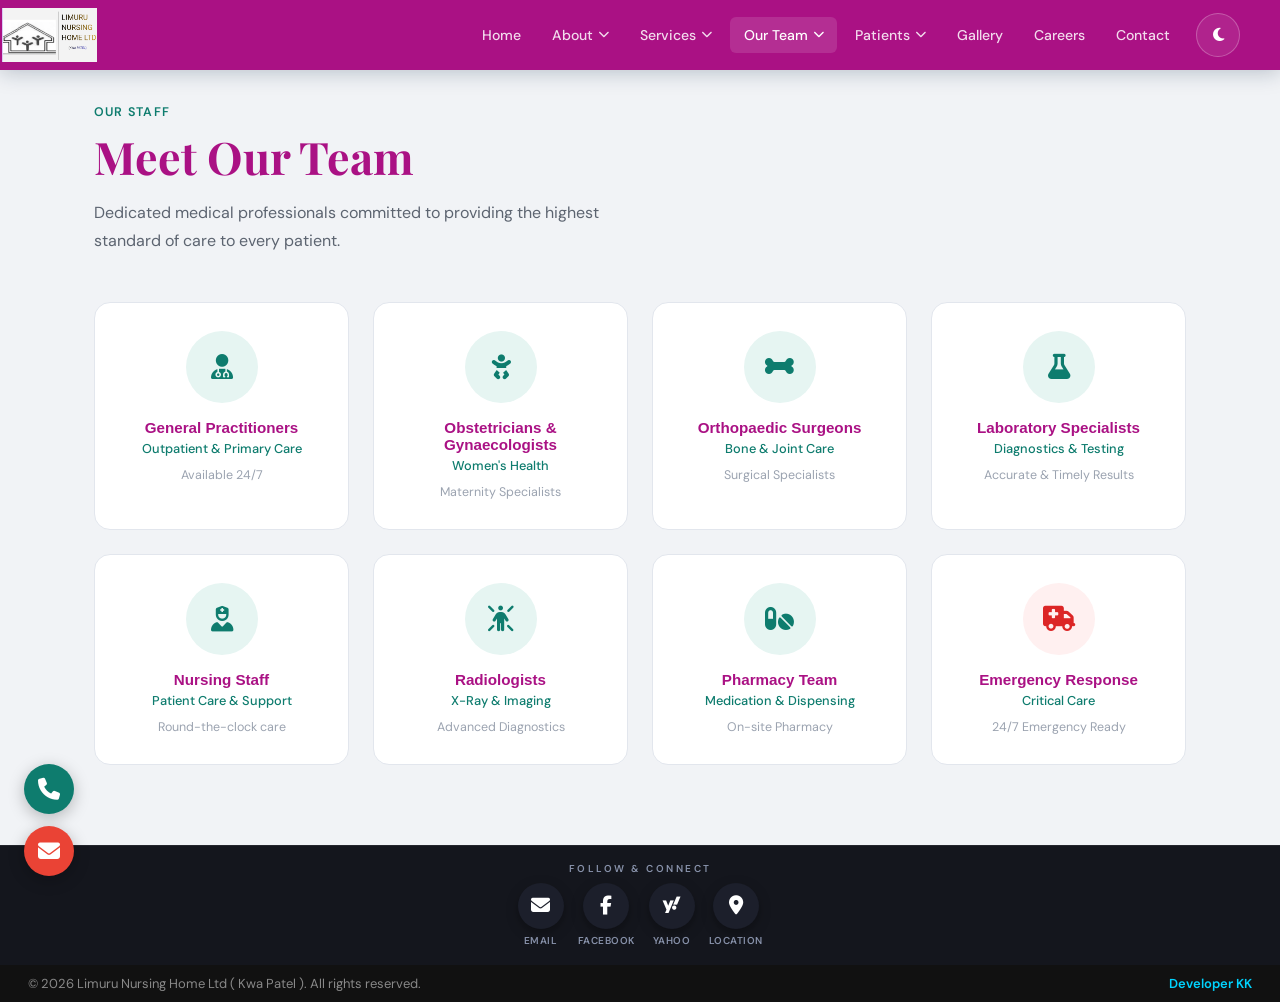
<file: team.html>
<!DOCTYPE html>
<html lang="en">
<head>
    <meta charset="UTF-8">
    <script>
      // Apply saved theme before first paint to avoid a light-mode flash.
      (function () {
        try {
          var saved = localStorage.getItem('lnh-theme');
          var wantsDark = saved ? saved === 'dark' : window.matchMedia('(prefers-color-scheme: dark)').matches;
          if (wantsDark) document.documentElement.setAttribute('data-theme', 'dark');
        } catch (e) {}
      })();
    </script>
    <meta name="Author" content="Kelvin Ototo Kennedy">
    <meta name="viewport" content="width=device-width, initial-scale=1.0">
    <meta name="description" content="Meet the doctors, nurses and specialists at Limuru Nursing Home Ltd, dedicated to quality patient care.">
    <meta name="theme-color" content="#0b3d91">
    <link rel="canonical" href="https://www.limurunursinghome.co.ke/team.html">
    <title>Our Team | Limuru Nursing Home Ltd</title>
    <link rel="preconnect" href="https://fonts.googleapis.com">
    <link rel="preconnect" href="https://fonts.gstatic.com" crossorigin>
    <link href="https://fonts.googleapis.com/css2?family=DM+Sans:wght@400;500;700&family=Playfair+Display:wght@700&display=swap" rel="stylesheet">
    <link rel="stylesheet" href="styles.css">
    <link rel="stylesheet" href="https://cdnjs.cloudflare.com/ajax/libs/font-awesome/6.5.0/css/all.min.css">
</head>
<body data-page="team">
<nav id="mainNav">
  <div class="logo">
    <img src="LNH_Logo.png" alt="Limuru Nursing Home Ltd – Kwa Patel" class="logo-full" fetchpriority="high">
  </div>
  <div class="nav-end">
  <ul id="navMenu">
    <li><a href="index.html" class="nav-link" data-page="index">Home</a></li>

    <!-- ABOUT -->
    <li class="nav-dropdown" id="aboutDropdown">
      <a href="about.html" class="nav-link-dropdown" data-page="about">
        About <i class="fa-solid fa-chevron-down chevron"></i>
      </a>
      <div class="dropdown-panel about-panel">
        <div class="dropdown-inner">
          <div class="dp-block">
            <h4><i class="fa-solid fa-hospital"></i> About Us</h4>
            <p class="dp-about-blurb">A middle-sized hospital in Limuru Town, <strong>opposite Naivas Supermarket</strong>. Serving the community for over <strong>40 years</strong> with 9,500+ Facebook followers.</p>
            <a href="https://www.facebook.com/limurunursinghome?mibextid=ZbWKwL" target="_blank" rel="noopener" class="dp-fb-btn"><i class="fa-brands fa-facebook"></i> Facebook Page</a>
          </div>
          <div class="dp-block">
            <h4><i class="fa-solid fa-address-card"></i> Contact &amp; Location</h4>
            <ul class="dp-list">
              <li><i class="fa-solid fa-location-dot"></i> Viazi House, Gitungo Road, Limuru Town</li>
              <li><i class="fa-solid fa-map-pin"></i> Opp. Naivas Supermarket</li>
              <li><i class="fa-solid fa-envelope-open-text"></i> P.O. Box 359 - 00217, Limuru</li>
              <li><i class="fa-solid fa-phone"></i> +254 720 519 777</li>
              <li><i class="fa-solid fa-phone"></i> +254 708 244 911</li>
              <li><i class="fa-solid fa-envelope"></i> <a href="mailto:info@limurunursinghome.co.ke">info@limurunursinghome.co.ke</a></li>
              <li><i class="fa-solid fa-envelope"></i> <a href="mailto:limuru.nursinghome@yahoo.com">limuru.nursinghome@yahoo.com</a></li>
            </ul>
          </div>
          <div class="dp-block">
            <h4><i class="fa-solid fa-clock"></i> Open 24 Hours</h4>
            <ul class="dp-list">
              <li><i class="fa-solid fa-heart-pulse"></i> Mon – Fri: 24-Hour Care</li>
              <li><i class="fa-solid fa-hand-holding-heart"></i> Saturday: 24hr Support</li>
              <li><i class="fa-solid fa-clock"></i> Sunday: Open 24hrs</li>
            </ul>
          </div>
        </div>
      </div>
    </li>

    <!-- SERVICES -->
    <li class="nav-dropdown" id="servicesDropdown">
      <a href="services.html" class="nav-link-dropdown" data-page="services">
        Services <i class="fa-solid fa-chevron-down chevron"></i>
      </a>
      <div class="dropdown-panel services-panel">
        <div class="dropdown-inner">
          <div class="dp-block">
            <h4><i class="fa-solid fa-stethoscope"></i> Our Services</h4>
            <ul class="dp-list">
              <li><a href="services.html#outpatient" class="dp-link service-jump-link"><i class="fa-solid fa-circle-check"></i> Outpatient Consultation</a></li>
              <li><a href="services.html#laboratory" class="dp-link service-jump-link"><i class="fa-solid fa-circle-check"></i> Laboratory &amp; Diagnostics</a></li>
              <li><a href="services.html#maternity" class="dp-link service-jump-link"><i class="fa-solid fa-circle-check"></i> Maternity Section</a></li>
              <li><a href="services.html#obstetrics" class="dp-link service-jump-link"><i class="fa-solid fa-circle-check"></i> Obstetrics &amp; Gynaecology</a></li>
              <li><a href="services.html#orthopaedic" class="dp-link service-jump-link"><i class="fa-solid fa-circle-check"></i> X-Ray &amp; Orthopaedic Surgery</a></li>
              <li><a href="services.html#surgery" class="dp-link service-jump-link"><i class="fa-solid fa-circle-check"></i> General Surgery</a></li>
              <li><a href="services.html#urology" class="dp-link service-jump-link"><i class="fa-solid fa-circle-check"></i> Urology Care</a></li>
              <li><a href="services.html#emergency" class="dp-link service-jump-link"><i class="fa-solid fa-circle-check"></i> Emergency Care</a></li>
            </ul>
            <a href="services.html" class="dp-see-all">View All Services ↓</a>
          </div>
        </div>
      </div>
    </li>

    <!-- OUR TEAM -->
    <li class="nav-dropdown" id="teamDropdown">
      <a href="team.html" class="nav-link-dropdown" data-page="team">
        Our Team <i class="fa-solid fa-chevron-down chevron"></i>
      </a>
      <div class="dropdown-panel">
        <div class="dropdown-inner">
          <div class="dp-block">
            <h4><i class="fa-solid fa-user-doctor"></i> Medical Staff</h4>
            <ul class="dp-list">
              <li><a href="team.html#team-gp" class="dp-link team-jump-link"><i class="fa-solid fa-stethoscope"></i> General Practitioners</a></li>
              <li><a href="team.html#team-obgyn" class="dp-link team-jump-link"><i class="fa-solid fa-baby"></i> Obstetricians &amp; Gynaecologists</a></li>
              <li><a href="team.html#team-ortho" class="dp-link team-jump-link"><i class="fa-solid fa-bone"></i> Orthopaedic Surgeons</a></li>
              <li><a href="team.html#team-lab" class="dp-link team-jump-link"><i class="fa-solid fa-flask"></i> Laboratory Specialists</a></li>
              <li><a href="services.html#urology" class="dp-link service-jump-link"><i class="fa-solid fa-syringe"></i> Urology Specialists</a></li>
            </ul>
          </div>
          <div class="dp-block">
            <h4><i class="fa-solid fa-hand-holding-medical"></i> Support Team</h4>
            <ul class="dp-list">
              <li><a href="team.html#team-nursing" class="dp-link team-jump-link"><i class="fa-solid fa-user-nurse"></i> Nursing Staff</a></li>
              <li><a href="team.html#team-radiology" class="dp-link team-jump-link"><i class="fa-solid fa-person-rays"></i> Radiologists</a></li>
              <li><a href="team.html#team-pharmacy" class="dp-link team-jump-link"><i class="fa-solid fa-pills"></i> Pharmacy Team</a></li>
              <li><a href="team.html#team-emergency" class="dp-link team-jump-link"><i class="fa-solid fa-ambulance"></i> Emergency Response Team</a></li>
            </ul>
            <a href="team.html" class="dp-see-all">Meet Our Team ↓</a>
          </div>
        </div>
      </div>
    </li>

    <!-- PATIENTS -->
    <li class="nav-dropdown" id="patientsDropdown">
      <a href="patients.html" class="nav-link-dropdown" data-page="patients">
        Patients <i class="fa-solid fa-chevron-down chevron"></i>
      </a>
      <div class="dropdown-panel">
        <div class="dropdown-inner">
          <div class="dp-block">
            <h4><i class="fa-solid fa-file-medical"></i> Patient Info</h4>
            <ul class="dp-list">
              <li><a href="index.html#appointment" id="dpBookAppointment" class="dp-link"><i class="fa-solid fa-calendar-check"></i> How to Book an Appointment</a></li>
              <li><a href="patients.html#patient-admission" class="dp-link patient-jump-link"><i class="fa-solid fa-bed-pulse"></i> Admission Procedure</a></li>
              <li><a href="patients.html#patient-admission" class="dp-link patient-jump-link"><i class="fa-solid fa-file-invoice"></i> Discharge Process</a></li>
              <li><a href="patients.html#patient-faq" class="dp-link patient-jump-link"><i class="fa-solid fa-circle-question"></i> Patient FAQ</a></li>
            </ul>
          </div>
          <div class="dp-block">
            <h4><i class="fa-solid fa-shield-heart"></i> Insurance &amp; Billing</h4>
            <ul class="dp-list">
              <li><a href="patients.html#ins-nhif" class="dp-link patient-jump-link"><i class="fa-solid fa-circle-check"></i> SHA / SHIF Accredited</a></li>
              <li><a href="patients.html#ins-pomsf" class="dp-link patient-jump-link"><i class="fa-solid fa-circle-check"></i> POMSF &amp; Teachers Scheme</a></li>
              <li><a href="patients.html#ins-private" class="dp-link patient-jump-link"><i class="fa-solid fa-circle-check"></i> Private Insurance Schemes</a></li>
              <li><a href="patients.html#ins-corporate" class="dp-link patient-jump-link"><i class="fa-solid fa-circle-check"></i> Corporate Packages</a></li>
              <li><a href="patients.html#ins-cash" class="dp-link patient-jump-link"><i class="fa-solid fa-circle-check"></i> Cash &amp; M-Pesa Accepted</a></li>
            </ul>
            <a href="patients.html" class="dp-see-all">Patient Resources ↓</a>
          </div>
        </div>
      </div>
    </li>

    <li><a href="gallery.html" class="nav-link" data-page="gallery">Gallery</a></li>
    <li><a href="careers.html" class="nav-link" data-page="careers">Careers</a></li>
    <li><a href="contact.html" class="nav-link" data-page="contact">Contact</a></li>
  </ul>
    <button class="theme-toggle" id="themeToggle" aria-label="Toggle dark mode" title="Toggle dark mode">
      <i class="fa-solid fa-moon" aria-hidden="true"></i><i class="fa-solid fa-sun" aria-hidden="true"></i>
    </button>
    <button class="hamburger" id="hamburger" aria-label="Toggle menu">
      <span></span><span></span><span></span>
    </button>
  </div>
</nav>
<!-- ── TEAM ── -->
<section id="team" style="padding-top:6.5rem;">
  <div class="container">
    <p class="section-label">Our Staff</p>
    <h2 class="section-title">Meet Our Team</h2>
    <p class="section-sub">Dedicated medical professionals committed to providing the highest standard of care to every patient.</p>
    <div class="team-grid">
      <div class="team-card" id="team-gp">
        <div class="team-avatar"><i class="fa-solid fa-user-doctor"></i></div>
        <h3>General Practitioners</h3>
        <p>Outpatient &amp; Primary Care</p>
        <span>Available 24/7</span>
      </div>
      <div class="team-card" id="team-obgyn">
        <div class="team-avatar"><i class="fa-solid fa-baby"></i></div>
        <h3>Obstetricians &amp; Gynaecologists</h3>
        <p>Women's Health</p>
        <span>Maternity Specialists</span>
      </div>
      <div class="team-card" id="team-ortho">
        <div class="team-avatar"><i class="fa-solid fa-bone"></i></div>
        <h3>Orthopaedic Surgeons</h3>
        <p>Bone &amp; Joint Care</p>
        <span>Surgical Specialists</span>
      </div>
      <div class="team-card" id="team-lab">
        <div class="team-avatar"><i class="fa-solid fa-flask"></i></div>
        <h3>Laboratory Specialists</h3>
        <p>Diagnostics &amp; Testing</p>
        <span>Accurate &amp; Timely Results</span>
      </div>
      <div class="team-card" id="team-nursing">
        <div class="team-avatar"><i class="fa-solid fa-user-nurse"></i></div>
        <h3>Nursing Staff</h3>
        <p>Patient Care &amp; Support</p>
        <span>Round-the-clock care</span>
      </div>
      <div class="team-card" id="team-radiology">
        <div class="team-avatar"><i class="fa-solid fa-person-rays"></i></div>
        <h3>Radiologists</h3>
        <p>X-Ray &amp; Imaging</p>
        <span>Advanced Diagnostics</span>
      </div>
      <div class="team-card" id="team-pharmacy">
        <div class="team-avatar"><i class="fa-solid fa-pills"></i></div>
        <h3>Pharmacy Team</h3>
        <p>Medication &amp; Dispensing</p>
        <span>On-site Pharmacy</span>
      </div>
      <div class="team-card" id="team-emergency">
        <div class="team-avatar" style="background:#fff0f0;color:#dc2626;"><i class="fa-solid fa-ambulance"></i></div>
        <h3>Emergency Response</h3>
        <p>Critical Care</p>
        <span>24/7 Emergency Ready</span>
      </div>
    </div>
  </div>
</section>

<!-- ── SOCIAL ICONS ── -->
<section class="social-section">
    <p class="social-label">Follow &amp; Connect</p>
    <div class="social-container">

        <div class="icon-item">
            <a href="mailto:info@limurunursinghome.co.ke?subject=Appointment%20Enquiry&body=Hello Limuru Nursing Home would like enquire about appointment." class="icon-box mail" aria-label="Email us">
                <div class="tooltip">Email Us</div>
                <i class="fa-solid fa-envelope"></i>
            </a>
            <span class="icon-name">Email</span>
        </div>

        <div class="icon-item">
            <a href="https://www.facebook.com/limurunursinghome?mibextid=ZbWKwL" target="_blank" rel="noopener" class="icon-box facebook" aria-label="Facebook">
                <div class="tooltip">Facebook</div>
                <i class="fa-brands fa-facebook-f"></i>
            </a>
            <span class="icon-name">Facebook</span>
        </div>

        <div class="icon-item">
            <a href="mailto:limuru.nursinghome@yahoo.com?subject=Appointment%20Enquiry&body=Hello%20Limuru%20Nursing%20Home%2C%0A%0AI%20would%20like%20to%20enquire%20about%20an%20appointment." class="icon-box yahoo" aria-label="Yahoo Mail">
                <div class="tooltip">Yahoo Mail</div>
                <i class="fa-brands fa-yahoo"></i>
            </a>
            <span class="icon-name">Yahoo</span>
        </div>

        <div class="icon-item">
            <a href="https://www.google.com/maps/place/Limuru+Nursing+Home+Ltd+(kwa+patel)/@-1.109015,36.6409022,3a,75y,350.62h,90t/data=!3m7!1e1!3m5!1sxBv9jC7bES55c26MTVx1MQ!2e0!6shttps:%2F%2Fstreetviewpixels-pa.googleapis.com%2Fv1%2Fthumbnail%3Fcb_client%3Dmaps_sv.tactile%26w%3D900%26h%3D600%26pitch%3D0%26panoid%3DxBv9jC7bES55c26MTVx1MQ%26yaw%3D350.62!7i16384!8i8192!4m16!1m8!3m7!1s0x182f27c6164c1141:0xd4df65a4cdc91c42!2sLimuru+Nursing+Home+Ltd+(kwa+patel)!8m2!3d-1.108793!4d36.640887!10e5!16s%2Fg%2F1tmk0_h0!3m6!1s0x182f27c6164c1141:0xd4df65a4cdc91c42!8m2!3d-1.108793!4d36.640887!10e5!16s%2Fg%2F1tmk0_h0?entry=ttu&g_ep=EgoyMDI2MDUyNS4wIKXMDSoASAFQAw%3D%3D" target="_blank" rel="noopener" class="icon-box location" aria-label="Get Directions">
                <div class="tooltip">Get Directions</div>
                <i class="fa-solid fa-location-dot"></i>
            </a>
            <span class="icon-name">Location</span>
        </div>

    </div>
</section>


<!-- ── STICKY QUICK ACTIONS ── -->
<div class="quick-actions" aria-label="Quick contact actions">
    <a href="tel:+254708244911" class="quick-action-btn quick-call" aria-label="Call us now">
        <i class="fa-solid fa-phone"></i>
        <span class="quick-tooltip">Call Now</span>
    </a>
    <a href="mailto:info@limurunursinghome.co.ke?subject=Appointment%20Enquiry&body=Hello%20Limuru%20Nursing%20Home%2C%20I%20would%20like%20to%20enquire%20about%20an%20appointment." class="quick-action-btn quick-email" aria-label="Email us">
        <i class="fa-solid fa-envelope"></i>
        <span class="quick-tooltip">Email Us</span>
    </a>
</div>

<!-- ── BACK TO TOP ── -->
<button class="back-to-top" id="backToTop" aria-label="Back to top">
    <i class="fa-solid fa-chevron-up"></i>
</button>

<!-- ── FOOTER ── -->
<footer>
    <span>&copy; 2026 Limuru Nursing Home Ltd (&nbsp;Kwa Patel&nbsp;). All rights reserved.</span>
    <span class="footer-creator"><a href="mailto:ototokelvin180@gmail.com" target="_blank" rel="noopener">Developer KK</a></span>
</footer>

<!-- linked js -->
<script src="script.js"></script>
</body>
</html>
</file>
<file: styles.css>
*, *::before, *::after { box-sizing: border-box; margin: 0; padding: 0; }

  :root {
    --navy: #aa1184;
    --teal: #0e7c6e;
    --teal-light: #e6f5f2;
    --gold: #c8963e;
    --gold-light: #fdf6ec;
    --white: #ffffff;
    --off-white: #f8f9fb;
    --gray-100: #f1f3f6;
    --gray-200: #e2e6ed;
    --gray-400: #9ba3b0;
    --gray-600: #5c6470;
    --gray-800: #2c3340;
    --text: #0b0c0e;
    --border: var(--gray-200);
    --muted: var(--gray-600);
    --font-display: 'Playfair Display', Georgia, serif;
    --font-body: 'DM Sans', sans-serif;
    --nav-h: 70px;
    --radius: 10px;
    --shadow: 0 4px 24px rgba(11, 61, 145, 0.10);
    --shadow-sm: 0 2px 8px rgba(11, 61, 145, 0.07);
    --navy-text: var(--navy);
    --teal-text: var(--teal);
  }

  html { scroll-behavior: smooth; background: var(--off-white); }
  body { font-family: var(--font-body); color: var(--text); background: var(--off-white); overflow-x: hidden; }

  /* ── NAVBAR ── */
  #mainNav {
    position: fixed; top: 0; left: 0; right: 0; z-index: 1000;
    height: var(--nav-h);
    background: var(--navy);
    display: flex; align-items: center; justify-content: space-between;
    padding: 0 2.5rem 0 2px;
    box-shadow: 0 2px 20px rgba(10,37,64,0.25);
  }
  .logo {
    display: flex; align-items: center;
    white-space: nowrap;
  }
  .logo-full {
    height: 54px;
    width: auto;
    display: block;
  }
  #navMenu {
    display: flex; align-items: center; gap: 0.25rem;
    list-style: none;
  }
  #navMenu > li { position: relative; }
  .nav-end {
    display: flex; align-items: center; gap: 0.75rem;
  }
  .theme-toggle {
    display: flex; align-items: center; justify-content: center;
    width: 44px; height: 44px; flex-shrink: 0;
    border-radius: 50%; border: 1px solid rgba(255,255,255,0.25);
    background: rgba(255,255,255,0.08); color: #fff;
    font-size: 0.95rem; cursor: pointer;
    transition: background 0.2s, border-color 0.2s, transform 0.2s;
  }
  .theme-toggle:hover { background: rgba(255,255,255,0.18); }
  .theme-toggle:active { transform: scale(0.92); }
  .theme-toggle .fa-sun { display: none; }
  [data-theme="dark"] .theme-toggle .fa-moon { display: none; }
  [data-theme="dark"] .theme-toggle .fa-sun { display: block; }
  .nav-link, .nav-link-dropdown {
    display: flex; align-items: center; gap: 5px;
    color: rgba(255,255,255,0.85);
    text-decoration: none; font-size: 0.88rem; font-weight: 500;
    padding: 0.55rem 0.85rem; border-radius: 6px;
    transition: background 0.2s, color 0.2s; cursor: pointer;
    white-space: nowrap;
  }
  .nav-link:hover, .nav-link-dropdown:hover,
  .nav-link.active, .nav-link-dropdown.active { background: rgba(255,255,255,0.12); color: white; }
  .chevron { font-size: 0.7rem; transition: transform 0.2s; }
  .nav-dropdown:hover .chevron,
  .nav-dropdown.open .chevron { transform: rotate(180deg); }

  /* Dropdown Panels */
  .dropdown-panel {
    display: none; position: absolute; top: 100%; left: 50%;
    transform: translateX(-50%);
    /* Invisible bridge: the panel itself now starts flush against the
       trigger (top: 100%, no gap), with this padding standing in for the
       visual gap. Since the padding is still part of the panel's own box,
       the mouse never leaves a hoverable element while crossing it — fixing
       the classic bug where the card would close before you could reach it. */
    padding-top: 8px;
    min-width: 520px; z-index: 200;
    animation: dropIn 0.18s ease;
  }
  @keyframes dropIn { from { opacity: 0; transform: translateX(-50%) translateY(-8px); } to { opacity: 1; transform: translateX(-50%) translateY(0); } }
  .nav-dropdown:hover .dropdown-panel,
  .nav-dropdown.open .dropdown-panel { display: block; }
  .dropdown-inner {
    display: flex; gap: 2rem; width: 100%; box-sizing: border-box;
    background: var(--white); border-radius: 14px;
    box-shadow: 0 16px 48px rgba(10,37,64,0.18);
    padding: 1.5rem;
    border: 1px solid var(--gray-200);
  }
  .dp-block { flex: 1; min-width: 140px; }
  .dp-block h4 { font-size: 0.78rem; font-weight: 600; text-transform: uppercase; letter-spacing: 0.06em; color: var(--teal); margin-bottom: 0.75rem; display: flex; align-items: center; gap: 6px; }
  .dp-list { list-style: none; }
  .dp-list li { font-size: 0.83rem; color: var(--gray-600); padding: 4px 0; display: flex; align-items: center; gap: 7px; }
  .dp-list li i { color: var(--teal); width: 14px; font-size: 0.75rem; flex-shrink: 0; }
  .dp-list li:has(.dp-link) { padding: 0; }
  .dp-about-blurb { font-size: 0.82rem; color: var(--gray-600); line-height: 1.6; }
  .dp-link {
    display: flex; align-items: center; gap: 7px;
    color: var(--gray-600); text-decoration: none;
    padding: 4px 0; width: 100%;
    transition: color 0.2s;
  }
  .dp-link:hover { color: var(--teal); }
  .dp-link i { color: var(--teal); width: 14px; font-size: 0.75rem; flex-shrink: 0; }
  .dp-emergency { margin-top: 0.75rem; background: #fff5f5; border: 1px solid #fbd5d5; border-radius: 8px; padding: 8px 12px; display: flex; align-items: center; gap: 8px; font-size: 0.78rem; color: #c0392b; font-weight: 500; }
  .dp-fb-btn { display: inline-flex; align-items: center; gap: 6px; margin-top: 0.75rem; background: #1877f2; color: white; text-decoration: none; font-size: 0.78rem; font-weight: 600; padding: 6px 14px; border-radius: 6px; transition: opacity 0.2s; }
  .dp-fb-btn:hover { opacity: 0.88; }
  .dp-see-all { display: inline-block; margin-top: 0.8rem; font-size: 0.78rem; font-weight: 600; color: var(--teal); text-decoration: none; }
  .dp-see-all:hover { text-decoration: underline; }
  .services-panel { min-width: 280px; }

  /* Hamburger */
  .hamburger { display: none; flex-direction: column; justify-content: center; align-items: center; gap: 5px; background: none; border: none; cursor: pointer; width: 44px; height: 44px; padding: 0; }
  .hamburger span { display: block; width: 22px; height: 2px; background: white; border-radius: 2px; transition: all 0.3s; }
  .hamburger.open span:nth-child(1) { transform: translateY(7px) rotate(45deg); }
  .hamburger.open span:nth-child(2) { opacity: 0; }
  .hamburger.open span:nth-child(3) { transform: translateY(-7px) rotate(-45deg); }

  /* ── PAGE SECTIONS ── */
  section { padding: 80px 0; }
  .container { max-width: 1140px; margin: 0 auto; padding: 0 1.5rem; }
  .section-label { font-size: 0.78rem; font-weight: 600; text-transform: uppercase; letter-spacing: 0.1em; color: var(--teal-text); margin-bottom: 0.6rem; }
  .section-title { font-family: var(--font-display); font-size: clamp(2rem, 4vw, 2.8rem); font-weight: 700; color: var(--navy-text); line-height: 1.2; margin-bottom: 1rem; }
  .section-sub { font-size: 1rem; color: var(--gray-600); max-width: 560px; line-height: 1.7; }

  /* ── HERO ── */
  #home {
    padding-top: var(--nav-h);
    min-height: 100vh;
    background: linear-gradient(135deg, var(--navy) 0%, #0e3d5c 60%, #0e5c4e 100%);
    display: flex; align-items: center; position: relative; overflow: hidden;
  }
  #home::before {
    content: ''; position: absolute; inset: 0;
    background: url("data:image/svg+xml,%3Csvg width='60' height='60' viewBox='0 0 60 60' xmlns='http://www.w3.org/2000/svg'%3E%3Cg fill='none' fill-rule='evenodd'%3E%3Cg fill='%23ffffff' fill-opacity='0.03'%3E%3Cpath d='M36 34v-4h-2v4h-4v2h4v4h2v-4h4v-2h-4zm0-30V0h-2v4h-4v2h4v4h2V6h4V4h-4zM6 34v-4H4v4H0v2h4v4h2v-4h4v-2H6zM6 4V0H4v4H0v2h4v4h2V6h4V4H6z'/%3E%3C/g%3E%3C/g%3E%3C/svg%3E");
  }

  /* ── BUTTONS ── */
.btn {
    background: #00b894;
    color: white;
    padding: 14px 28px;
    border-radius: 7px;
    border: none;
    cursor: pointer;
    text-decoration: none;
    font-size: 15px;
    font-weight: 700;
    transition: background 0.3s, transform 0.2s, box-shadow 0.2s;
    display: inline-flex;
    align-items: center;
    gap: 8px;
    box-shadow: 0 4px 14px rgba(0,184,148,0.35);
}

.btn:hover {
    background: #019875;
    transform: translateY(-2px);
    box-shadow: 0 6px 20px rgba(0,184,148,0.45);
}

.btn-outline {
    background: transparent;
    border: 2px solid rgba(255,255,255,0.75);
    color: white;
    box-shadow: none;
}

.btn-outline:hover {
    background: rgba(255,255,255,0.15);
    border-color: white;
    box-shadow: none;
    transform: translateY(-2px);
}


/* Appointment section */
.appointment {
    background: linear-gradient(135deg, #f0f4ff 0%, #e8f5f0 100%);
    padding: 70px 40px;
}

.appt-wrapper {
    max-width: 1100px;
    margin: 0 auto;
    display: grid;
    grid-template-columns: 1fr 1.8fr;
    gap: 50px;
    align-items: start;
}

.appt-info h2 {
    font-size: 28px;
    color: #0b3d91;
    margin-bottom: 14px;
    display: flex;
    align-items: center;
    gap: 10px;
}

.appt-info h2 i { color: #00b894; }

.appt-info p {
    font-size: 15px;
    color: #555;
    line-height: 1.7;
    margin-bottom: 24px;
}

.appt-highlights {
    list-style: none;
    display: flex;
    flex-direction: column;
    gap: 12px;
}

.appt-highlights li {
    display: flex;
    align-items: center;
    gap: 10px;
    font-size: 14px;
    color: #333;
    font-weight: 500;
}

.appt-highlights li i {
    color: #0b3d91;
    width: 16px;
    flex-shrink: 0;
}

.appt-form-box {
    background: white;
    border-radius: 16px;
    padding: 36px 32px;
    box-shadow: 0 8px 32px rgba(11,61,145,0.10);
    border-top: 4px solid #0b3d91;
}

.appt-form {
    display: flex;
    flex-direction: column;
    gap: 18px;
}

.form-row {
    display: grid;
    grid-template-columns: 1fr 1fr;
    gap: 18px;
}

.form-group {
    display: flex;
    flex-direction: column;
    gap: 5px;
}

.form-group.full-width { grid-column: 1 / -1; }

.form-group label {
    font-size: 13px;
    font-weight: 700;
    color: #0b3d91;
    letter-spacing: 0.3px;
}

.form-group input,
.form-group select,
.form-group textarea {
    padding: 11px 14px;
    border: 1.5px solid #d0d9ee;
    border-radius: 8px;
    font-size: 14px;
    color: black;
    background: var(--off-white);
    outline: none;
    transition: border-color 0.2s, box-shadow 0.2s;
    font-family: inherit;
}

.form-group input:focus,
.form-group select:focus,
.form-group textarea:focus {
    border-color: #0b3d91;
    box-shadow: 0 0 0 3px rgba(11,61,145,0.10);
    background: white;
}

.form-group input.invalid,
.form-group select.invalid {
    border-color: #e74c3c;
    box-shadow: 0 0 0 3px rgba(231,76,60,0.10);
}

.field-error {
    font-size: 12px;
    color: red;
    font-weight: 600;
    min-height: 14px;
}

.form-group textarea {
    resize: vertical;
    min-height: 80px;
}

.appt-btn {
    background: #0b3d91;
    color: #ffffff;
    border: none;
    padding: 14px 28px;
    border-radius: 8px;
    font-size: 15px;
    font-weight: 700;
    cursor: pointer;
    display: flex;
    align-items: center;
    justify-content: center;
    gap: 10px;
    transition: background 0.3s, transform 0.2s;
}

.appt-btn:hover {
    background: #082f72;
    transform: translateY(-2px);
}

.appt-success {
    display: none;
    flex-direction: column;
    align-items: center;
    justify-content: center;
    text-align: center;
    padding: 40px 20px;
    gap: 12px;
    animation: fadeIn 0.5s ease;
}

.appt-success i { font-size: 60px; color: #00b894; }
.appt-success h3 { font-size: 22px; color: #0b3d91; }
.appt-success p { font-size: 15px; color: #555; line-height: 1.6; }

.appt-success .appt-note {
    background: #f0f4ff;
    padding: 10px 20px;
    border-radius: 8px;
    font-size: 14px;
    color: #0b3d91;
}

.appt-success .appt-note a { color: #0b3d91; }

@keyframes fadeIn {
    from { opacity: 0; transform: translateY(10px); }
    to   { opacity: 1; transform: translateY(0); }
}

/* ── EMERGENCY BANNER ── */
.emergency-banner {
    background: #e74c3c;
    color: white;
    text-align: center;
    padding: 10px 20px;
    font-size: 14px;
    font-weight: 600;
    display: flex;
    align-items: center;
    justify-content: center;
    gap: 10px;
    letter-spacing: 0.2px;
}

.emergency-banner i { font-size: 16px; }

.emergency-banner a {
    color: white;
    font-weight: 800;
    text-decoration: underline;
}

  .hero-inner { position: relative; z-index: 1; display: grid; grid-template-columns: 1fr 1fr; gap: 4rem; align-items: center; }
  .hero-badge { display: inline-flex; align-items: center; gap: 8px; background: rgba(255,255,255,0.1); border: 1px solid rgba(255,255,255,0.2); color: rgba(255,255,255,0.9); font-size: 0.8rem; font-weight: 600; padding: 6px 14px; border-radius: 50px; margin-bottom: 1.5rem; }
  .hero-badge i { color: var(--gold); }
  .hero-title { font-family: var(--font-display); font-size: clamp(2.5rem, 5vw, 3.8rem); font-weight: 700; color: white; line-height: 1.15; margin-bottom: 1.25rem; }
  .hero-title span { color: #6adec8; }
  .hero-desc { font-size: 1.05rem; color: rgba(255,255,255,0.78); line-height: 1.75; margin-bottom: 2rem; }
  .hero-btns { display: flex; gap: 1rem; flex-wrap: wrap; }
  .btn-primary { background: var(--teal); color: white; border: none; padding: 14px 28px; border-radius: var(--radius); font-family: var(--font-body); font-size: 0.92rem; font-weight: 600; cursor: pointer; text-decoration: none; display: inline-flex; align-items: center; gap: 8px; transition: background 0.2s, transform 0.15s; }
  .btn-primary:hover { background: #0a6b5e; transform: translateY(-1px); }
  .btn-outline { background: transparent; color: white; border: 1.5px solid rgba(255,255,255,0.5); padding: 13px 28px; border-radius: var(--radius); font-family: var(--font-body); font-size: 0.92rem; font-weight: 600; cursor: pointer; text-decoration: none; display: inline-flex; align-items: center; gap: 8px; transition: background 0.2s; }
  .btn-outline:hover { background: rgba(255,255,255,0.1); }
  .hero-stats { display: grid; grid-template-columns: repeat(3,1fr); gap: 1rem; margin-top: 2.5rem; }
  .hero-stat { background: rgba(255,255,255,0.08); border: 1px solid rgba(255,255,255,0.12); border-radius: var(--radius); padding: 1rem; text-align: center; }
  .hero-stat .num { font-family: var(--font-display); font-size: 1.8rem; font-weight: 700; color: #6adec8; }
  .hero-stat .lbl { font-size: 0.75rem; color: rgba(255,255,255,0.65); margin-top: 2px; }
  .hero-card { background: rgba(255,255,255,0.06); border: 1px solid rgba(255,255,255,0.12); border-radius: 20px; padding: 2rem; }
  .hero-card-title { color: rgba(255,255,255,0.5); font-size: 0.75rem; text-transform: uppercase; letter-spacing: 0.08em; margin-bottom: 1.5rem; }
  .service-pill { display: inline-flex; align-items: center; gap: 7px; background: rgba(255,255,255,0.08); border: 1px solid rgba(255,255,255,0.15); color: rgba(255,255,255,0.85); font-size: 0.82rem; font-weight: 500; padding: 7px 14px; border-radius: 50px; margin: 4px; }
  .service-pill i { color: #6adec8; font-size: 0.75rem; }

  /* ── STATS STRIP ── */
  #stats-strip { background: var(--teal); padding: 3rem 0; }
  .stats-grid { display: grid; grid-template-columns: repeat(4,1fr); gap: 1px; background: rgba(255,255,255,0.15); border-radius: 12px; overflow: hidden; }
  .stat-item { background: var(--teal); padding: 1.75rem; text-align: center; }
  .stat-item .num { font-family: var(--font-display); font-size: 2.4rem; font-weight: 700; color: white; }
  .stat-item .lbl { font-size: 0.82rem; color: rgba(255,255,255,0.75); margin-top: 4px; }

  /* ── ABOUT ── */
  #about { background: var(--off-white); }
  .about-grid { display: grid; grid-template-columns: 1fr 1fr; gap: 4rem; align-items: center; }
  .about-img-wrap { position: relative; }
  .about-img-box { background: var(--navy); border-radius: 20px; aspect-ratio: 4/3; overflow: hidden; display: flex; align-items: center; justify-content: center; }
  .about-hero-img { width: 100%; height: 100%; object-fit: cover; object-position: center; display: block; }
  .about-img-placeholder { text-align: center; color: rgba(255,255,255,0.5); }
  .about-img-placeholder i { font-size: 4rem; display: block; margin-bottom: 1rem; }
  .about-badge-card { position: absolute; bottom: -20px; right: -20px; background: var(--gold); color: white; padding: 1rem 1.25rem; border-radius: 12px; text-align: center; box-shadow: var(--shadow); }
  .about-badge-card .num { font-family: var(--font-display); font-size: 2rem; font-weight: 700; }
  .about-badge-card .lbl { font-size: 0.75rem; font-weight: 600; }
  .feature-list { list-style: none; margin-top: 1.5rem; }
  .feature-list li { display: flex; align-items: flex-start; gap: 12px; padding: 12px 0; border-bottom: 1px solid var(--gray-200); }
  .feature-list li:last-child { border-bottom: none; }
  .feat-icon { width: 36px; height: 36px; background: var(--teal-light); border-radius: 8px; display: flex; align-items: center; justify-content: center; color: var(--teal); flex-shrink: 0; font-size: 0.9rem; }
  .feat-text strong { display: block; font-size: 0.9rem; font-weight: 600; color: var(--navy-text); }
  .feat-text span { font-size: 0.82rem; color: var(--gray-600); }

  /* ── SERVICES ── */
  #services { background: var(--off-white); }
  .services-grid { display: grid; grid-template-columns: repeat(auto-fill, minmax(260px, 1fr)); gap: 1.5rem; margin-top: 3rem; }
  .service-card { background: var(--white); border: 1px solid var(--gray-200); border-radius: 16px; padding: 1.75rem; transition: box-shadow 0.2s, transform 0.2s, border-color 0.3s; scroll-margin-top: calc(var(--nav-h) + 16px); }
  .service-card:hover { box-shadow: var(--shadow); transform: translateY(-3px); }
  .service-card.highlight { border-color: var(--teal); box-shadow: 0 0 0 4px var(--teal-light), var(--shadow); animation: cardPulse 1.4s ease; }
  @keyframes cardPulse {
    0%   { box-shadow: 0 0 0 0 rgba(14,124,110,0.35), var(--shadow); }
    50%  { box-shadow: 0 0 0 8px rgba(14,124,110,0.15), var(--shadow); }
    100% { box-shadow: 0 0 0 4px var(--teal-light), var(--shadow); }
  }
  .service-icon { width: 52px; height: 52px; border-radius: 12px; display: flex; align-items: center; justify-content: center; font-size: 1.3rem; margin-bottom: 1rem; }
  .service-card h3 { font-size: 1rem; font-family: Arial, Helvetica, sans-serif; font-weight: 600; color: var(--navy-text); margin-bottom: 0.5rem; }
  .service-card p { font-size: 0.85rem; font-family: Arial, Helvetica, sans-serif; color: var(--gray-600); line-height: 1.65; }

  /* ── TEAM ── */
  #team { background: var(--gray-100); }
  .team-grid { display: grid; grid-template-columns: repeat(auto-fill, minmax(220px, 1fr)); gap: 1.5rem; margin-top: 3rem; }
  .team-card { background: var(--white); border: 1px solid var(--gray-200); border-radius: 16px; padding: 1.75rem; text-align: center; transition: box-shadow 0.2s, transform 0.2s, border-color 0.3s; scroll-margin-top: calc(var(--nav-h) + 16px); }
  .team-card:hover { box-shadow: var(--shadow); transform: translateY(-3px); }
  .team-card.highlight, .info-card.highlight, .ins-pill.highlight { animation: cardPulse 1.6s ease; }
  .team-card.highlight { border-color: var(--teal); box-shadow: 0 0 0 4px var(--teal-light), var(--shadow); }
  .info-card.highlight { box-shadow: 0 0 0 4px var(--teal-light), var(--shadow); }
  .ins-pill.highlight { box-shadow: 0 0 0 4px var(--teal-light); }
  .team-avatar { width: 72px; height: 72px; border-radius: 50%; background: var(--teal-light); margin: 0 auto 1rem; display: flex; align-items: center; justify-content: center; font-size: 1.6rem; color: var(--teal); }
  .team-card h3 { font-size: 0.95rem; font-family: Arial, Helvetica, sans-serif; font-weight: 600; color: var(--navy-text); margin-bottom: 4px; }
  .team-card p { font-size: 0.8rem; color: var(--teal); font-weight: 500; margin-bottom: 6px; }
  .team-card span { font-size: 0.78rem; color: var(--gray-400); }

  /* ── TESTIMONIALS ── */
  .testimonials-grid { display: grid; grid-template-columns: repeat(auto-fit, minmax(280px, 1fr)); gap: 1.5rem; margin-top: 3rem; }
  .testimonial-card {
    background: var(--white); border: 1px solid var(--gray-200); border-radius: 16px;
    padding: 1.75rem; display: flex; flex-direction: column; gap: 1rem;
    transition: box-shadow 0.2s, transform 0.2s;
  }
  .testimonial-card:hover { box-shadow: var(--shadow); transform: translateY(-3px); }
  .testimonial-stars { color: var(--gold); font-size: 0.85rem; letter-spacing: 2px; }
  .testimonial-text { font-size: 0.9rem; color: var(--gray-600); line-height: 1.7; flex-grow: 1; }
  .testimonial-author { display: flex; align-items: center; gap: 12px; }
  .testimonial-avatar {
    width: 42px; height: 42px; border-radius: 50%; background: var(--teal-light);
    color: var(--teal); display: flex; align-items: center; justify-content: center;
    font-size: 1rem; flex-shrink: 0;
  }
  .testimonial-author strong { display: block; font-size: 0.88rem; color: var(--navy-text); font-weight: 600; }
  .testimonial-author span { font-size: 0.76rem; color: var(--gray-400); }
  .testimonials-cta { text-align: center; margin-top: 2.5rem; }

  /* ── PATIENTS ── */
  #patients { background: var(--gray-200); }
  .patients-grid { display: grid; grid-template-columns: 1fr 1fr; gap: 2rem; margin-top: 3rem; }
  .info-card { background: var(--off-white); border-radius: 16px; padding: 2rem; transition: box-shadow 0.3s; scroll-margin-top: calc(var(--nav-h) + 16px); }
  .info-card h3 { font-size: 1rem; font-family: Arial, Helvetica, sans-serif; font-weight: 600; color: var(--navy-text); margin-bottom: 1rem; display: flex; align-items: center; gap: 8px; }
  .info-card h3 i { color: var(--teal); }
  .steps-list { list-style: none; }
  .steps-list li { display: flex; gap: 12px; margin-bottom: 14px; }
  .step-num { width: 26px; height: 26px; border-radius: 50%; background: var(--teal); color: white; font-size: 0.75rem; font-weight: 700; display: flex; align-items: center; justify-content: center; flex-shrink: 0; margin-top: 1px; }
  .steps-list li p { font-size: 0.85rem; color: var(--gray-600); line-height: 1.55; }
  .steps-list li p strong { display: block; color: var(--navy-text); font-weight: 600; font-size: 0.88rem; }
  .insurance-grid { display: grid; grid-template-columns: 1fr 1fr; gap: 0.75rem; margin-top: 0.5rem; }
  .ins-pill { background: var(--teal-light); color: var(--teal); font-size: 0.8rem; font-weight: 600; padding: 8px 12px; border-radius: 8px; display: flex; align-items: center; gap: 6px; transition: box-shadow 0.3s; scroll-margin-top: calc(var(--nav-h) + 16px); }
  .ins-pill i { font-size: 0.75rem; }
  .ins-pill.ins-sub {
    grid-column: 1 / -1;
    background: transparent;
    border: 1px dashed var(--gray-200);
    color: var(--gray-600);
    font-weight: 500;
    font-size: 0.76rem;
    margin-left: 18px;
    justify-content: flex-start;
  }
  .ins-pill.ins-sub i { color: var(--teal); }
  .faq-item { border-bottom: 1px solid var(--gray-200); }
  .faq-q { font-size: 0.88rem; font-weight: 600; color: var(--navy-text); padding: 14px 0; cursor: pointer; display: flex; justify-content: space-between; align-items: center; }
  .faq-q i { font-size: 0.75rem; color: var(--gray-400); transition: transform 0.2s; }
  .faq-q.open i { transform: rotate(180deg); }
  .faq-a { font-size: 0.83rem; color: var(--gray-600); line-height: 1.65; padding-bottom: 14px; display: none; }
  .faq-a.open { display: block; }

  /* ═══════════════════════════════════════
     GALLERY MODAL OVERLAY
  ═══════════════════════════════════════ */
  #galleryModal {
    display: none;
    position: fixed;
    inset: 0;
    z-index: 2000;
    background: rgba(0,0,0,0.55);
    backdrop-filter: blur(4px);
    overflow-y: auto;
    animation: modalIn 0.25s ease;
  }
  #galleryModal.open { display: block; }
  @keyframes modalIn { from { opacity:0; } to { opacity:1; } }

  .gallery-modal-box {
    background: #f7f9f8;
    position: relative;
    animation: slideUp 0.3s ease;
  }
  @keyframes slideUp { from { transform: translateY(30px); opacity:0; } to { transform: translateY(0); opacity:1; } }

  .gallery-modal-header {
    position: sticky;
    top: 0;
    z-index: 10;
    background: #fff;
    border-bottom: 1px solid var(--border);
    display: flex;
    align-items: center;
    justify-content: space-between;
    padding: 14px 28px;
    box-shadow: 0 2px 12px rgba(0,0,0,0.07);
  }
  .gallery-modal-title {
    font-family: 'DM Serif Display', serif;
    font-size: 1.2rem;
    color: var(--teal-dark);
    display: flex;
    align-items: center;
    gap: 10px;
  }
  .gallery-modal-title i { color: var(--teal); font-size: 1rem; }
  .gallery-modal-close {
    background: var(--teal-light);
    border: none;
    color: var(--teal);
    width: 38px;
    height: 38px;
    border-radius: 50%;
    font-size: 1rem;
    cursor: pointer;
    display: flex;
    align-items: center;
    justify-content: center;
    transition: background 0.2s, transform 0.2s;
  }
  .gallery-modal-close:hover { background: var(--teal); color: #fff; transform: rotate(90deg); }

  /* GALLERY CONTENT (inside modal) */
  #galleryModal {
    display: block !important;
    position: static !important;
    background: none !important;
    backdrop-filter: none !important;
    overflow-y: visible !important;
    z-index: auto !important;
  }

  .gallery-modal-box {
    max-width: none;
    width: 100%;
    margin: 0;
    background: #f7f9f8;
  }

  #galleryContent {
    max-width: 1280px;
    margin: 0 auto;
  }

  .gallery-modal-header {
    position: static !important;
  }

  #galleryContent { padding: 48px 28px 80px; }
  .gallery-header { text-align: center; margin-bottom: 44px; }
  .gallery-eyebrow {
    display: inline-flex; align-items: center; gap: 8px;
    font-size: 0.75rem; font-weight: 600; letter-spacing: 0.12em; text-transform: uppercase;
    color: var(--gold); background: var(--gold-light); border: 1px solid #f0d9b5;
    border-radius: 20px; padding: 5px 16px; margin-bottom: 14px;
  }
  .gallery-title { font-family: 'DM Serif Display', serif; font-size: clamp(1.8rem, 3.5vw, 2.6rem); color: var(--teal-dark); line-height: 1.15; margin-bottom: 12px; }
  .gallery-title em { font-style: italic; color: var(--teal); }
  .gallery-subtitle { font-size: 0.97rem; color: var(--muted); max-width: 500px; margin: 0 auto; line-height: 1.65; }

  .gallery-filters { display: flex; flex-wrap: wrap; justify-content: center; gap: 8px; margin-bottom: 40px; }
  .filter-btn {
    display: inline-flex; align-items: center; justify-content: center; gap: 6px; padding: 8px 20px; min-height: 44px; box-sizing: border-box; border-radius: 30px;
    font-family: 'DM Sans', sans-serif; font-size: 0.85rem; font-weight: 500;
    border: 1.5px solid var(--border); background: var(--white); color: var(--muted);
    cursor: pointer; transition: all 0.2s ease; white-space: nowrap;
  }
  .filter-btn:hover { border-color: var(--teal); color: var(--teal); background: var(--teal-light); }
  .filter-btn.active { background: var(--teal); color: var(--white); border-color: var(--teal); box-shadow: 0 3px 12px rgba(0,107,94,0.28); }
  .filter-btn .count { background: rgba(255,255,255,0.25); border-radius: 10px; padding: 1px 7px; font-size: 0.72rem; font-weight: 600; }
  .filter-btn:not(.active) .count { background: var(--teal-light); color: var(--teal); }

  .gallery-grid {
    display: grid;
    grid-template-columns: repeat(3, 1fr);
    gap: 16px;
  }
  @media (max-width: 900px) { .gallery-grid { grid-template-columns: repeat(2, 1fr); } }
  @media (max-width: 560px) { .gallery-grid { grid-template-columns: 1fr; } }

  .gallery-item {
    position: relative;
    border-radius: 12px; overflow: hidden; cursor: pointer;
    box-shadow: 0 4px 24px rgba(0,107,94,0.10); animation: fadeUp 0.4s ease both;
  }
  .gallery-item.hidden { display: none; }
  @keyframes fadeUp { from { opacity:0; transform:translateY(16px); } to { opacity:1; transform:translateY(0); } }
  .gallery-item img { display: block; width: 100%; height: 100%; aspect-ratio: 4 / 3; object-fit: cover; transition: transform 0.45s ease; }
  .gallery-item:hover img { transform: scale(1.04); }
  .gallery-overlay {
    position: absolute; inset: 0;
    background: linear-gradient(to top, rgba(0,60,50,0.82) 0%, transparent 55%);
    opacity: 0; transition: opacity 0.3s ease;
    display: flex; flex-direction: column; justify-content: flex-end; padding: 18px 16px;
  }
  .gallery-item:hover .gallery-overlay { opacity: 1; }
  .overlay-label { font-size: 0.88rem; font-weight: 600; color: #fff; margin-bottom: 4px; }
  .overlay-cat { display: inline-flex; align-items: center; gap: 5px; font-size: 0.72rem; font-weight: 500; color: var(--teal-mid); text-transform: uppercase; letter-spacing: 0.08em; }
  .overlay-zoom { position: absolute; top: 12px; right: 12px; width: 34px; height: 34px; background: rgba(255,255,255,0.15); backdrop-filter: blur(6px); border-radius: 50%; display: flex; align-items: center; justify-content: center; color: #fff; font-size: 0.8rem; opacity: 0; transition: opacity 0.3s; }
  .gallery-item:hover .overlay-zoom { opacity: 1; }
  .cat-badge { position: absolute; top: 10px; left: 10px; background: var(--teal); color: #fff; font-size: 0.65rem; font-weight: 700; letter-spacing: 0.08em; text-transform: uppercase; padding: 3px 10px; border-radius: 20px; }

  /* ═══════════════════════════════════════
     PHOTO LIGHTBOX
  ═══════════════════════════════════════ */
  .photo-lightbox {
    display: none; position: fixed; inset: 0; z-index: 3000;
    background: rgba(0,0,0,0.93); align-items: center; justify-content: center;
    padding: 20px; animation: lbIn 0.2s ease;
  }
  .photo-lightbox.open { display: flex; }
  @keyframes lbIn { from { opacity:0; } to { opacity:1; } }
  .lb-inner { position: relative; max-width: 1000px; width: 100%; display: flex; flex-direction: column; align-items: center; gap: 16px; }
  .lb-img-wrap { position: relative; width: 100%; border-radius: 12px; overflow: hidden; box-shadow: 0 20px 80px rgba(0,0,0,0.5); }
  .lb-img-wrap img { width: 100%; max-height: 78vh; object-fit: contain; background: #111; display: block; }
  .lb-caption { text-align: center; }
  .lb-caption-title { font-family: 'DM Serif Display', serif; font-size: 1.1rem; color: #fff; }
  .lb-caption-cat { font-size: 0.78rem; color: var(--teal-mid); text-transform: uppercase; letter-spacing: 0.1em; margin-top: 4px; }
  .lb-close { position: absolute; top: -50px; right: 0; background: rgba(255,255,255,0.1); border: none; color: #fff; width: 38px; height: 38px; border-radius: 50%; font-size: 1rem; cursor: pointer; display: flex; align-items: center; justify-content: center; transition: background 0.2s; }
  .lb-close:hover { background: rgba(255,255,255,0.25); }
  .lb-nav { position: absolute; top: 50%; transform: translateY(-50%); background: rgba(255,255,255,0.1); border: none; color: #fff; width: 44px; height: 44px; border-radius: 50%; font-size: 1rem; cursor: pointer; display: flex; align-items: center; justify-content: center; transition: background 0.2s; backdrop-filter: blur(4px); }
  .lb-nav:hover { background: rgba(255,255,255,0.22); }
  .lb-prev { left: -56px; } .lb-next { right: -56px; }
  .lb-counter { font-size: 0.78rem; color: rgba(255,255,255,0.45); letter-spacing: 0.1em; }
  @media (max-width: 700px) { .lb-prev { left: 6px; } .lb-next { right: 6px; } }
  .gallery-empty { display: none; text-align: center; padding: 60px 20px; color: var(--muted); }
  .gallery-empty i { font-size: 2.5rem; margin-bottom: 12px; color: var(--teal-mid); display: block; }

  /* ── CONTACT ── */
  .contact {
    background: hsl(30, 97%, 48%);
    color: white;
    padding: 68px 40px;
    text-align: center;
  }
  #contact .section-label { color: #6adec8; }
  #contact .section-sub { text-align: center; color: rgba(255,255,255,0.65); }
  .contact p { text-align: center; }
  .contact h2 { font-size: 32px; margin-bottom: 34px; }
  .contact-grid {
    display: grid;
    grid-template-columns: repeat(auto-fit, minmax(220px, 1fr));
    gap: 20px; max-width: 1150px; margin: 0 auto 40px;
  }
  .contact-card {
    background: rgba(255,255,255,0.1); border-radius: 12px; padding: 22px 20px;
    display: flex; align-items: flex-start; gap: 14px; text-align: left;
    border: 1px solid rgba(255,255,255,0.12); transition: background 0.25s;
  }
  .contact-card:hover { background: rgba(255,255,255,0.17); }
  .contact-card > i { font-size: 22px; color: #00d4ff; flex-shrink: 0; margin-top: 2px; }
  .contact-card strong { display: block; font-size: 13px; font-weight: 700; text-transform: uppercase; letter-spacing: 0.8px; margin-bottom: 6px; color: #7ee8ff; }
  .contact-card p { font-size: 14px; line-height: 1.6; opacity: 0.9; }
  .contact-card a { color: inherit; text-decoration: underline; opacity: 0.9; }
  .contact-card a:hover { opacity: 1; }
  .map-container { max-width: 820px; margin: 36px auto 0; border-radius: 12px; overflow: hidden; border: 3px solid rgba(255,255,255,0.15); box-shadow: 0 8px 32px rgba(0,0,0,0.25); }

  /* ── SOCIAL SECTION ── */
  .social-section {
    width: 100%;
    background: rgba(13,15,22,0.97);
    backdrop-filter: blur(8px);
    padding: 16px 20px 18px;
    display: flex;
    flex-direction: column;
    align-items: center;
    gap: 8px;
    border-top: 1px solid rgba(255,255,255,0.07);
    margin: 0;
  }
  .social-label { color: #8892aa; font-size: 10px; font-weight: 600; letter-spacing: 2.5px; text-transform: uppercase; }
  .social-container { display: flex; gap: 14px; flex-wrap: wrap; justify-content: center; align-items: center; }
  .icon-item { display: flex; flex-direction: column; align-items: center; gap: 5px; }
  .icon-name { color: #8892aa; font-size: 10px; font-weight: 600; letter-spacing: 0.5px; text-transform: uppercase; transition: color 0.3s; }
  .icon-item:hover .icon-name { color: #fff; }
  .icon-box {
    position: relative; width: 46px; height: 46px; border-radius: 50%;
    background-color: #1c1f2b; display: flex; justify-content: center; align-items: center;
    cursor: pointer; transition: all 0.32s ease; box-shadow: 0 4px 12px rgba(0,0,0,0.35);
    font-size: 20px; color: white; text-decoration: none;
  }
  .icon-box i { display: flex; align-items: center; justify-content: center; width: 100%; height: 100%; font-size: 19px; }
  .tooltip {
    position: absolute; bottom: calc(100% + 10px); left: 50%;
    transform: translateX(-50%) translateY(8px);
    background: #00d4ff; color: #111; padding: 5px 12px; border-radius: 20px;
    font-size: 11.5px; font-weight: 700; opacity: 0; pointer-events: none;
    white-space: nowrap; transition: opacity 0.28s, transform 0.28s;
  }
  .tooltip::after { content: ''; position: absolute; top: 100%; left: 50%; transform: translateX(-50%); border: 5px solid transparent; border-top-color: #00d4ff; }
  .icon-box:hover { transform: translateY(-10px) scale(1.1); }
  .icon-box:hover .tooltip { opacity: 1; transform: translateX(-50%) translateY(0); }
  .mail:hover       { background: #ea4335; box-shadow: 0 0 20px rgba(234,67,53,0.55); }
  .whatsapp:hover   { background: #25d366; box-shadow: 0 0 20px rgba(37,211,102,0.55); }
  .facebook:hover   { background: #1877f2; box-shadow: 0 0 20px rgba(24,119,242,0.55); }
  .instagram:hover  { background: linear-gradient(45deg,#f58529,#dd2a7b,#8134af,#515bd4); box-shadow: 0 0 20px rgba(221,42,123,0.55); }
  .yahoo:hover      { background: #6001d2; box-shadow: 0 0 20px rgba(96,1,210,0.55); }
  .phone-call:hover { background: #00b894; box-shadow: 0 0 20px rgba(0,184,148,0.55); }
  .location:hover   { background: #e74c3c; box-shadow: 0 0 20px rgba(231,76,60,0.55); }

  /* ── FOOTER ── */
  footer {
    background: #111;
    color: #888;
    padding: 10px 28px;
    font-size: 13px;
    display: flex;
    justify-content: space-between;
    align-items: center;
    flex-wrap: wrap;
    gap: 8px;
    margin: 0;
  }
  .footer-creator { color: #00d4ff; font-weight: 600; }
  .footer-creator a { color: inherit; text-decoration: none; }
  .footer-creator a:hover { text-decoration: underline; }

  /* ── BACK TO TOP ── */
  .back-to-top {
    position: fixed; bottom: 24px; right: 24px; width: 44px; height: 44px;
    border-radius: 50%; background: #0b3d91; color: white; border: none; cursor: pointer;
    font-size: 16px; display: flex; align-items: center; justify-content: center;
    box-shadow: 0 4px 16px rgba(11,61,145,0.4); opacity: 0; transform: translateY(20px);
    transition: opacity 0.3s, transform 0.3s, background 0.2s; z-index: 900; pointer-events: none;
  }
  .back-to-top.visible { opacity: 1; transform: translateY(0); pointer-events: auto; }
  .back-to-top:hover { background: #082f72; }

  /* ── STICKY QUICK ACTIONS ── */
  .quick-actions {
    position: fixed; bottom: 24px; left: 24px; z-index: 900;
    display: flex; flex-direction: column; gap: 12px;
  }
  .quick-action-btn {
    width: 50px; height: 50px; border-radius: 50%;
    display: flex; align-items: center; justify-content: center;
    color: white; font-size: 22px; text-decoration: none;
    box-shadow: 0 4px 16px rgba(0,0,0,0.25);
    transition: transform 0.2s, box-shadow 0.2s;
    position: relative;
  }
  .quick-action-btn:hover { transform: translateY(-3px) scale(1.06); }
  .quick-call { background: var(--teal); }
  .quick-call:hover { background: #0a6b5e; }
  .quick-email { background: #ea4335; }
  .quick-email:hover { background: #c23321; }
  .quick-whatsapp { background: #25D366; }
  .quick-whatsapp:hover { background: #1ebe57; }
  .quick-call { animation: callPulse 2.5s infinite; }
  @keyframes callPulse {
    0%, 100% { box-shadow: 0 4px 16px rgba(0,0,0,0.25), 0 0 0 0 rgba(14,124,110,0.45); }
    50% { box-shadow: 0 4px 16px rgba(0,0,0,0.25), 0 0 0 10px rgba(14,124,110,0); }
  }
  .quick-tooltip {
    position: absolute; left: calc(100% + 12px); top: 50%; transform: translateY(-50%);
    background: #1c1f2b; color: #fff; font-size: 12px; font-weight: 600;
    padding: 6px 12px; border-radius: 6px; white-space: nowrap;
    opacity: 0; pointer-events: none; transition: opacity 0.2s, transform 0.2s;
  }
  .quick-tooltip::before {
    content: ''; position: absolute; right: 100%; top: 50%; transform: translateY(-50%);
    border: 5px solid transparent; border-right-color: #1c1f2b;
  }
  .quick-action-btn:hover .quick-tooltip { opacity: 1; transform: translateY(-50%) translateX(4px); }
  @media (max-width: 768px) {
    .quick-actions { bottom: 80px; left: 16px; gap: 10px; }
    .quick-action-btn { width: 46px; height: 46px; font-size: 20px; }
    .quick-tooltip { display: none; }
  }

  /* ── MOBILE OVERLAY ── */
  .mobile-overlay { display: none; position: fixed; inset: 0; background: rgba(0,0,0,0.5); z-index: 998; }

  /* ═══════════════════════════════════════════
     ── RESPONSIVE ──
  ═══════════════════════════════════════════ */
  @media (max-width: 960px) {
    .about-panel { width: 94vw; left: 50%; transform: translateX(-50%); }
    .about-panel .dropdown-inner { grid-template-columns: 1fr; }
    .services-panel { width: 250px; }
  }

  @media (max-width: 900px) {
    .hamburger { display: flex; }
    #navMenu { display: none; flex-direction: column; align-items: stretch; position: absolute; top: var(--nav-h); left: 0; right: 0; background: var(--navy); padding: 1rem; gap: 0; max-height: calc(100vh - var(--nav-h)); overflow-y: auto; z-index: 999; }
    #navMenu.open { display: flex; }
    #navMenu > li { width: 100%; }
    .nav-link, .nav-link-dropdown { width: 100%; }

    /* Always-visible scrollbar on the mobile nav so it's clear there's more
       content below when a dropdown panel makes the menu taller than the screen. */
    #navMenu { scrollbar-width: thin; scrollbar-color: rgba(255,255,255,0.45) rgba(255,255,255,0.08); }
    #navMenu::-webkit-scrollbar { width: 6px; }
    #navMenu::-webkit-scrollbar-track { background: rgba(255,255,255,0.08); border-radius: 3px; }
    #navMenu::-webkit-scrollbar-thumb { background: rgba(255,255,255,0.45); border-radius: 3px; }
    #navMenu::-webkit-scrollbar-thumb:hover { background: rgba(255,255,255,0.65); }

    /* Flatten dropdown panels into simple nav lists — no card look on mobile */
    .dropdown-panel {
      display: none;
      position: static; transform: none; min-width: 100%;
      background: transparent; border: none; box-shadow: none;
      border-radius: 0; margin: 0 0 4px 0; padding: 0 0 0 0.9rem;
      border-left: 2px solid rgba(255,255,255,0.15);
      animation: none;
    }
    .nav-dropdown:hover .dropdown-panel { display: none; } /* hover mega-menu disabled on touch widths */
    .nav-dropdown.open .dropdown-panel { display: block; } /* click-to-open still works, and wins over the hover rule above */

    .dropdown-inner {
      display: flex; flex-direction: column; gap: 0.25rem; padding: 0.5rem 0;
      background: transparent; border: none; box-shadow: none; border-radius: 0; width: auto;
    }
    .dp-block { min-width: 0; }

    /* Hide descriptive/informational content that isn't a nav link — keeps the list short and scannable */
    .dp-info-only { display: none !important; }

    .dp-block h4 { color: rgba(255,255,255,0.55); font-size: 0.7rem; margin: 0.5rem 0 0.35rem; }
    .dp-about-blurb { color: rgba(255,255,255,0.8); }
    .dp-about-blurb strong { color: #fff; }
    .dp-list li { color: rgba(255,255,255,0.9); padding: 0; }
    .dp-list li i { color: rgba(255,255,255,0.55); }
    .dp-link { color: rgba(255,255,255,0.9); padding: 10px 4px; border-radius: 6px; }
    .dp-link:hover, .dp-link:active { background: rgba(255,255,255,0.08); color: white; }
    .dp-link i { color: rgba(255,255,255,0.55); }
    .dp-see-all { color: rgba(255,255,255,0.75); margin: 0.35rem 0 0.5rem; }
    .dp-fb-btn { margin: 0.35rem 0 0.5rem; }

    .hero-inner, .about-grid, .contact-grid, .patients-grid { grid-template-columns: 1fr; }
    .hero-card { display: none; }
    .stats-grid { grid-template-columns: 1fr 1fr; }
    .about-badge-card { display: none; }
    .form-row { grid-template-columns: 1fr; }
  }

  @media (max-width: 768px) {
    nav { padding: 14px 20px; flex-wrap: wrap; gap: 0; }
    .hamburger { display: flex; }
    nav ul#navMenu { display: none; flex-direction: column; align-items: stretch; width: 100%; gap: 2px; padding: 12px 0 8px; }
    nav ul#navMenu.open { display: flex; }
    nav ul#navMenu > li { width: 100%; }
    .nav-link, .nav-link-dropdown { display: flex; width: 100%; padding: 10px 14px; border-radius: 6px; }
    .dropdown-panel { position: static; transform: none !important; left: auto !important; box-shadow: none; border-top: none; border-left: 2px solid rgba(255,255,255,0.15); border-radius: 0; margin-left: 0; width: 100%; }
    .about-panel .dropdown-inner { grid-template-columns: 1fr; }
    .appt-wrapper { grid-template-columns: 1fr; gap: 28px; }
    .form-row { grid-template-columns: 1fr; }
    .appt-form-box { padding: 22px 16px; }
    .contact-grid { grid-template-columns: 1fr; }
    .social-container { gap: 10px; }
    .icon-box { width: 42px; height: 42px; }
    footer { flex-direction: column; text-align: center; }
    .back-to-top { bottom: 80px; right: 16px; }
  }

  @media (max-width: 480px) {
    .hero-badge { font-size: 12px; padding: 6px 14px; }
    .hero-actions { gap: 9px; }
    .btn { padding: 12px 18px; font-size: 14px; }
    nav { padding: 12px 16px; }
    .logo-full { height: 42px; }
  }

  @media (prefers-reduced-motion: reduce) {
    .hero-slide { transition: opacity 0.8s; transform: none !important; }
  }
  /* ── CAREERS ── */
  #careers { background: var(--off-white); }

  .careers-tabs {
    display: flex; flex-wrap: wrap; gap: 8px;
    margin: 2.5rem 0 2rem;
  }
  .career-tab {
    display: inline-flex; align-items: center; justify-content: center; gap: 7px;
    padding: 9px 20px; min-height: 44px; box-sizing: border-box; border-radius: 30px;
    font-family: var(--font-body); font-size: 0.85rem; font-weight: 500;
    border: 1.5px solid var(--gray-200); background: var(--white); color: var(--gray-600);
    cursor: pointer; transition: all 0.2s ease; white-space: nowrap;
  }
  .career-tab:hover { border-color: var(--teal); color: var(--teal); background: var(--teal-light); }
  .career-tab.active { background: var(--teal); color: #fff; border-color: var(--teal); box-shadow: 0 3px 12px rgba(14,124,110,0.28); }
  .career-count {
    background: rgba(255,255,255,0.25); border-radius: 10px;
    padding: 1px 7px; font-size: 0.72rem; font-weight: 700;
  }
  .career-tab:not(.active) .career-count { background: var(--teal-light); color: var(--teal); }

  .careers-grid {
    display: grid;
    grid-template-columns: repeat(auto-fill, minmax(300px, 1fr));
    gap: 1.5rem; margin-top: 0.5rem;
  }
  .career-card {
    background: var(--white); border: 1px solid var(--gray-200);
    border-radius: 16px; padding: 1.75rem;
    transition: box-shadow 0.2s, transform 0.2s, border-color 0.2s;
    display: flex; flex-direction: column;
  }
  .career-card:hover { box-shadow: 0 8px 28px rgba(14,124,110,0.12); transform: translateY(-3px); border-color: var(--teal); }
  .career-type-badge {
    display: inline-flex; align-items: center; gap: 5px;
    font-size: 0.7rem; font-weight: 700; letter-spacing: 0.06em;
    text-transform: uppercase; padding: 4px 12px; border-radius: 20px;
    margin-bottom: 1rem; width: fit-content;
  }
  .badge-job    { background: #eef2ff; color: #3730a3; }
  .badge-intern { background: var(--gold-light); color: #7a5b1a; }
  .badge-attach { background: var(--teal-light); color: var(--teal); }
  .career-card h3 { font-size: 1rem; font-family: Arial, Helvetica, sans-serif; font-weight: 600; color: var(--navy-text); margin-bottom: 0.5rem; }
  .career-meta {
    display: flex; flex-wrap: wrap; gap: 12px;
    font-size: 0.8rem; color: var(--gray-600); margin-bottom: 0.85rem;
  }
  .career-meta span { display: flex; align-items: center; gap: 5px; }
  .career-meta i { color: var(--teal); font-size: 0.75rem; }
  .career-card p { font-size: 0.83rem; font-family: Arial, Helvetica, sans-serif; color: var(--gray-600); line-height: 1.65; flex: 1; }
  .career-card-footer {
    display: flex; justify-content: space-between; align-items: center;
    margin-top: 1.25rem; padding-top: 1rem; border-top: 1px solid var(--gray-200);
  }
  .career-deadline { font-size: 0.75rem; color: var(--gray-600); font-family: Arial, Helvetica, sans-serif; }
  .career-deadline strong { color: #c0392b; }
  .career-apply-btn {
    background: var(--navy); color: #fff; border: none;
    padding: 9px 20px; min-height: 44px; box-sizing: border-box; border-radius: 8px; font-size: 0.83rem; font-weight: 700;
    cursor: pointer; transition: background 0.2s, transform 0.15s;
    display: inline-flex; align-items: center; justify-content: center; gap: 7px;
    font-family: var(--font-body);
  }
  .career-apply-btn:hover { background: var(--teal); transform: translateY(-1px); }
  .careers-empty {
    text-align: center; padding: 4rem 1rem; color: var(--gray-600);
    font-family: Arial, Helvetica, sans-serif;
  }
  .careers-empty i { font-size: 2.8rem; color: var(--gray-400); display: block; margin-bottom: 0.75rem; }

  /* ── CAREERS MODAL ── */
  .careers-modal-overlay {
    display: none; position: fixed; inset: 0; z-index: 2500;
    background: rgba(0,0,0,0.55); backdrop-filter: blur(4px);
    align-items: center; justify-content: center;
    padding: 1rem;
  }
  .careers-modal-overlay.open { display: flex; }
  .careers-modal {
    background: #fff; border-radius: 16px;
    width: 100%; max-width: 600px;
    box-shadow: 0 20px 60px rgba(11,61,145,0.22);
    animation: slideUp 0.25s ease;
    max-height: 90vh; overflow-y: auto;
  }
  .careers-modal-header {
    padding: 1.5rem 1.5rem 1rem;
    border-bottom: 1px solid var(--gray-200);
    display: flex; justify-content: space-between; align-items: flex-start;
    position: sticky; top: 0; background: #fff; z-index: 1;
    border-radius: 16px 16px 0 0;
  }
  .careers-modal-header h3 { font-size: 1.05rem; font-family: Arial, sans-serif; color: var(--navy-text); font-weight: 700; }
  .careers-modal-header p { font-size: 0.82rem; color: var(--gray-600); margin-top: 3px; }
  .careers-modal-close {
    background: var(--teal-light); border: none; color: var(--teal);
    width: 36px; height: 36px; border-radius: 50%; font-size: 1rem;
    cursor: pointer; display: flex; align-items: center; justify-content: center;
    transition: background 0.2s, transform 0.2s; flex-shrink: 0;
  }
  .careers-modal-close:hover { background: var(--teal); color: #fff; transform: rotate(90deg); }
  .careers-modal-body { padding: 1.5rem; }
  .careers-form-row { display: grid; grid-template-columns: 1fr 1fr; gap: 14px; margin-bottom: 14px; }
  .careers-form-group { display: flex; flex-direction: column; gap: 5px; }
  .careers-form-group.full { grid-column: 1 / -1; }
  .careers-form-group label { font-size: 12px; font-weight: 700; color: var(--navy-text); letter-spacing: 0.3px; }
  .careers-form-group input,
  .careers-form-group select,
  .careers-form-group textarea {
    padding: 10px 13px; border: 1.5px solid #d0d9ee;
    border-radius: 8px; font-size: 14px; color: #111;
    background: var(--off-white); outline: none;
    transition: border-color 0.2s, box-shadow 0.2s; font-family: inherit;
  }
  .careers-form-group input:focus,
  .careers-form-group select:focus,
  .careers-form-group textarea:focus {
    border-color: var(--teal); box-shadow: 0 0 0 3px rgba(14,124,110,0.10); background: #fff;
  }
  .careers-form-group textarea { resize: vertical; min-height: 78px; }
  .careers-upload-zone {
    border: 2px dashed #c0cfe0; border-radius: 10px; padding: 1.25rem;
    text-align: center; cursor: pointer; transition: all 0.2s;
    background: #f5f8ff; position: relative;
  }
  .careers-upload-zone:hover { border-color: var(--teal); background: var(--teal-light); }
  .careers-upload-zone input[type=file] {
    position: absolute; inset: 0; opacity: 0; cursor: pointer; width: 100%; height: 100%;
  }
  .careers-upload-zone i { font-size: 1.8rem; color: var(--navy-text); margin-bottom: 6px; display: block; }
  .careers-upload-zone p { font-size: 0.8rem; color: var(--gray-600); }
  .careers-upload-zone p strong { color: var(--teal); }
  .careers-file-name { font-size: 0.75rem; color: var(--teal); margin-top: 5px; font-weight: 600; }
  .careers-modal-footer {
    padding: 1rem 1.5rem; border-top: 1px solid var(--gray-200);
    display: flex; justify-content: flex-end; gap: 10px;
  }
  .careers-cancel-btn {
    background: #fff; border: 1.5px solid var(--gray-200); color: var(--gray-600);
    padding: 10px 22px; border-radius: 8px; font-size: 0.85rem;
    cursor: pointer; font-family: var(--font-body); transition: border-color 0.2s;
  }
  .careers-cancel-btn:hover { border-color: var(--gray-400); }
  .careers-submit-btn {
    background: var(--navy); color: #fff; border: none;
    padding: 10px 26px; border-radius: 8px; font-size: 0.85rem; font-weight: 700;
    cursor: pointer; font-family: var(--font-body);
    display: inline-flex; align-items: center; gap: 8px;
    transition: background 0.2s, transform 0.15s;
  }
  .careers-submit-btn:hover { background: var(--teal); transform: translateY(-1px); }
  .careers-submit-btn:disabled { background: var(--gray-400); cursor: not-allowed; transform: none; }
  .careers-success {
    display: flex; flex-direction: column; align-items: center;
    text-align: center; padding: 2.5rem 1.5rem; gap: 10px;
    animation: fadeIn 0.4s ease;
  }
  .careers-success-icon {
    width: 64px; height: 64px; border-radius: 50%;
    background: var(--teal-light); color: var(--teal);
    display: flex; align-items: center; justify-content: center;
    font-size: 2rem; margin-bottom: 4px;
  }
  .careers-success h3 { font-size: 1.1rem; color: var(--teal); font-family: Arial, sans-serif; }
  .careers-success p { font-size: 0.88rem; color: var(--gray-600); line-height: 1.65; max-width: 380px; }

  @media (max-width: 768px) {
    .careers-form-row { grid-template-columns: 1fr; }
    .career-card-footer { flex-direction: column; align-items: flex-start; gap: 10px; }
    .career-apply-btn { width: 100%; justify-content: center; }
  }
  /* ── SCROLL-REVEAL ANIMATIONS ── */
  .reveal {
    opacity: 0;
    transform: translateY(24px);
    transition: opacity 0.6s ease, transform 0.6s ease;
  }
  .reveal-visible {
    opacity: 1;
    transform: translateY(0);
  }
  /* Stagger reveal within grids for a cascading effect */
  .services-grid .reveal:nth-child(2),
  .team-grid .reveal:nth-child(2),
  .testimonials-grid .reveal:nth-child(2),
  .contact-grid .reveal:nth-child(2) { transition-delay: 0.08s; }
  .services-grid .reveal:nth-child(3),
  .team-grid .reveal:nth-child(3),
  .testimonials-grid .reveal:nth-child(3),
  .contact-grid .reveal:nth-child(3) { transition-delay: 0.16s; }
  .services-grid .reveal:nth-child(4),
  .team-grid .reveal:nth-child(4),
  .contact-grid .reveal:nth-child(4) { transition-delay: 0.24s; }
  .services-grid .reveal:nth-child(5),
  .team-grid .reveal:nth-child(5) { transition-delay: 0.32s; }
  .services-grid .reveal:nth-child(6),
  .team-grid .reveal:nth-child(6) { transition-delay: 0.4s; }
  .services-grid .reveal:nth-child(7),
  .team-grid .reveal:nth-child(7) { transition-delay: 0.48s; }
  .services-grid .reveal:nth-child(8),
  .team-grid .reveal:nth-child(8) { transition-delay: 0.56s; }

  @media (prefers-reduced-motion: reduce) {
    .reveal { opacity: 1; transform: none; transition: none; }
  }
  /* ═══════════════════════════════════════════════════════════
     DARK MODE
     Toggled via [data-theme="dark"] on <html>. Most surfaces,
     text and borders already flow through the CSS variables
     above, so redefining them here re-themes the majority of
     the site automatically. The overrides below cover the
     handful of components that use hardcoded colors instead
     of variables (forms, modals).
  ═══════════════════════════════════════════════════════════ */

  [data-theme="dark"] {
    --white: #1b1e29;
    --off-white: #121319;
    --gray-100: #232733;
    --gray-200: #333949;
    --gray-400: #7d8492;
    --gray-600: #b7bcc7;
    --gray-800: #eef0f3;
    --text: #f1f2f5;
    --border: var(--gray-200);
    --muted: var(--gray-600);
    --teal-light: #17332e;
    --gold-light: #2c2517;
    --shadow: 0 4px 24px rgba(0, 0, 0, 0.35);
    --shadow-sm: 0 2px 8px rgba(0, 0, 0, 0.28);
    /* The brand magenta (--navy) reads poorly as text on near-black
       surfaces, so headings/labels use a brightened variant here while
       backgrounds (nav bar, buttons) keep the original --navy as-is. */
    --navy-text: #ed4ec5;
    --teal-text: #30e7d0;
  }

  /* Smooth, non-jarring transition when switching themes */
  html { transition: background-color 0.25s ease; }
  body, #mainNav, .service-card, .team-card, .testimonial-card, .career-card,
  .info-card, .appt-form-box, .careers-modal, footer,
  .form-group input, .form-group select, .form-group textarea,
  .careers-form-group input, .careers-form-group select, .careers-form-group textarea {
    transition: background-color 0.25s ease, color 0.25s ease, border-color 0.25s ease;
  }

  /* Homepage appointment form — built with hardcoded colors rather than variables */
  [data-theme="dark"] .appt-form-box { background: var(--white); box-shadow: 0 8px 32px rgba(0,0,0,0.35); }
  [data-theme="dark"] .form-group input,
  [data-theme="dark"] .form-group select,
  [data-theme="dark"] .form-group textarea {
    background: var(--off-white); color: var(--text); border-color: var(--gray-200);
  }
  [data-theme="dark"] .form-group input::placeholder,
  [data-theme="dark"] .form-group textarea::placeholder { color: var(--gray-400); }
  [data-theme="dark"] .form-group input:focus,
  [data-theme="dark"] .form-group select:focus,
  [data-theme="dark"] .form-group textarea:focus { background: var(--white); }

  /* Careers application modal — also hardcoded */
  [data-theme="dark"] .careers-modal { background: var(--white); box-shadow: 0 20px 60px rgba(0,0,0,0.5); }
  [data-theme="dark"] .careers-modal-header { background: var(--white); }
  [data-theme="dark"] .careers-form-group input,
  [data-theme="dark"] .careers-form-group select,
  [data-theme="dark"] .careers-form-group textarea {
    background: var(--off-white); color: var(--text); border-color: var(--gray-200);
  }
  [data-theme="dark"] .careers-form-group input::placeholder,
  [data-theme="dark"] .careers-form-group textarea::placeholder { color: var(--gray-400); }
  [data-theme="dark"] .careers-form-group input:focus,
  [data-theme="dark"] .careers-form-group select:focus,
  [data-theme="dark"] .careers-form-group textarea:focus { background: var(--white); }
  [data-theme="dark"] .careers-upload-zone { background: var(--off-white); border-color: var(--gray-200); }
  [data-theme="dark"] .careers-upload-zone:hover { background: var(--teal-light); }
  [data-theme="dark"] .careers-cancel-btn { background: var(--white); border-color: var(--gray-200); color: var(--gray-600); }

  /* Gallery lightbox header/frame */
  [data-theme="dark"] .gallery-modal-header { background: var(--white); }
  [data-theme="dark"] .gallery-modal-box { background: var(--off-white); }

  /* Emergency notice pill inside the About dropdown */
  [data-theme="dark"] .dp-emergency { background: #2a1414; border-color: #4a1f1f; color: #ff8b8b; }

  /* Footer reads as near-black in both themes already; nudge it slightly
     so it doesn't look identical to the page background in dark mode */
  [data-theme="dark"] footer { background: #0a0a0d; }
</file>
